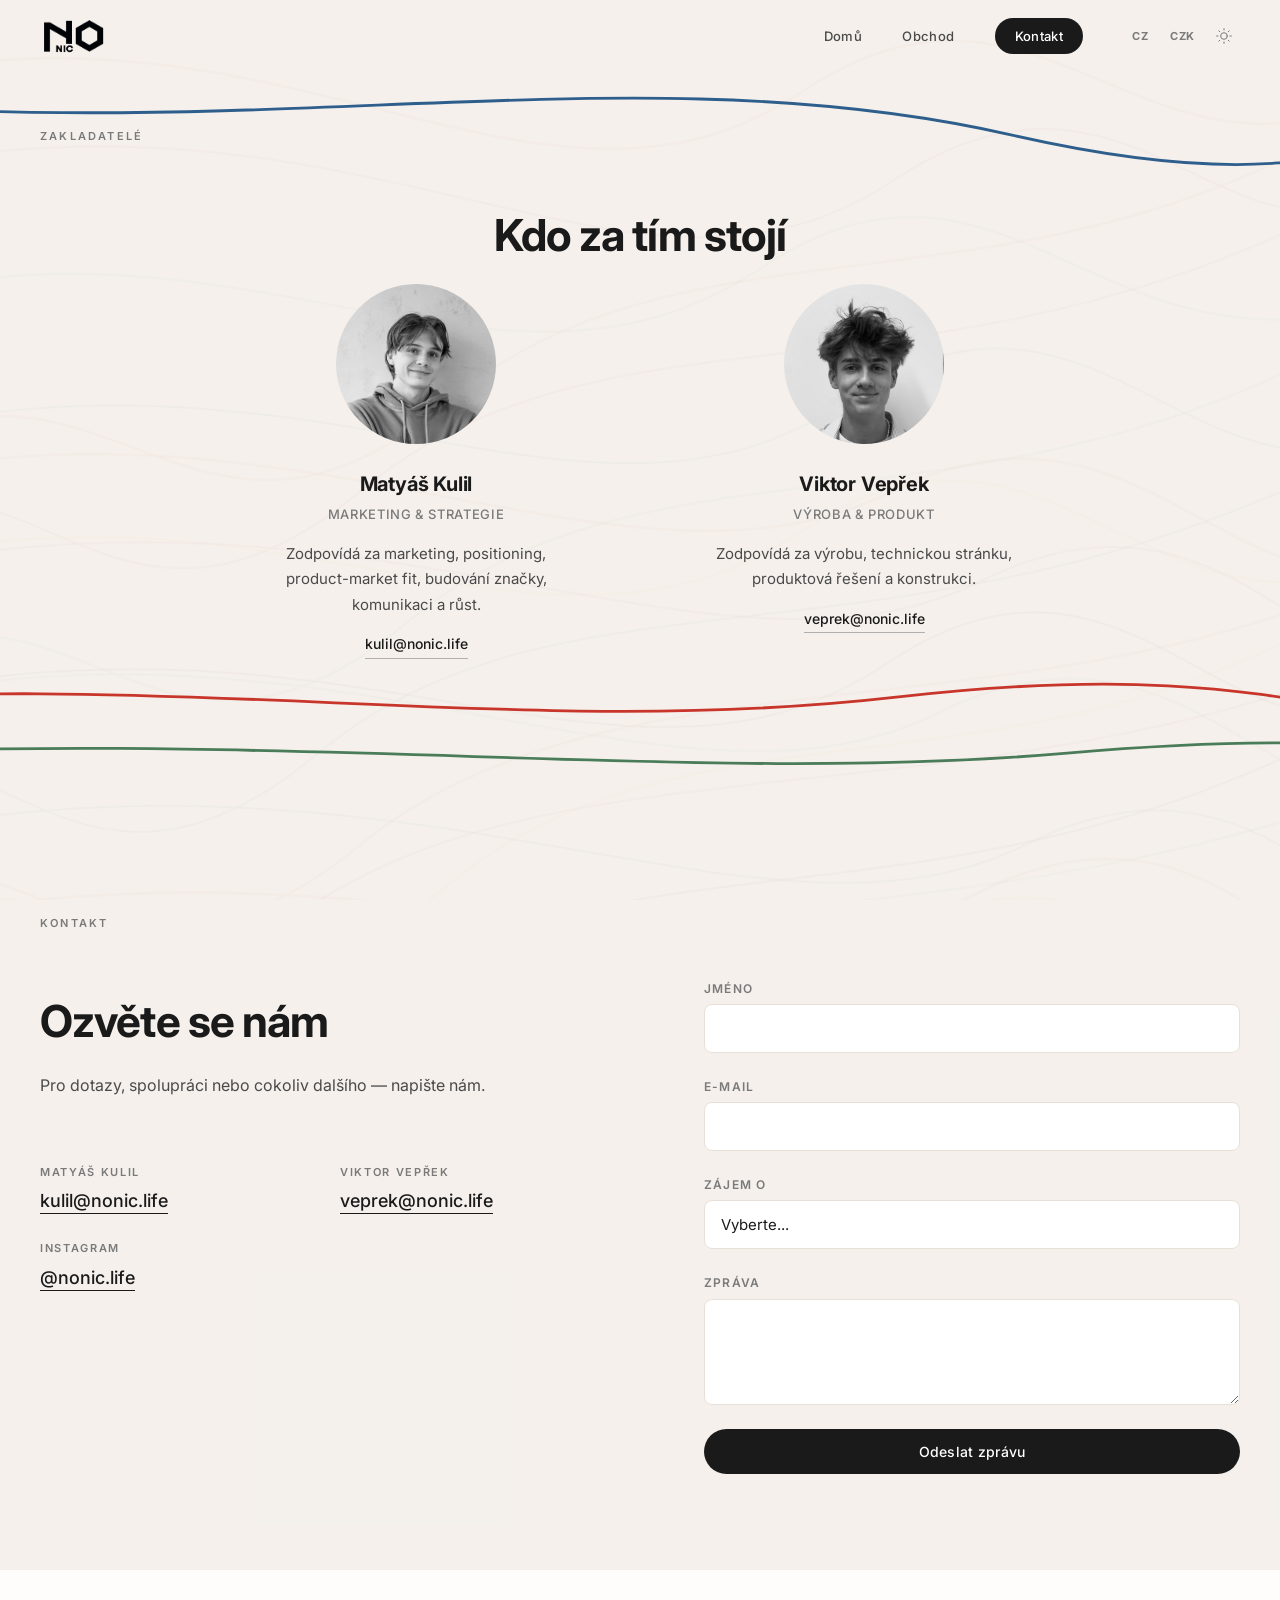
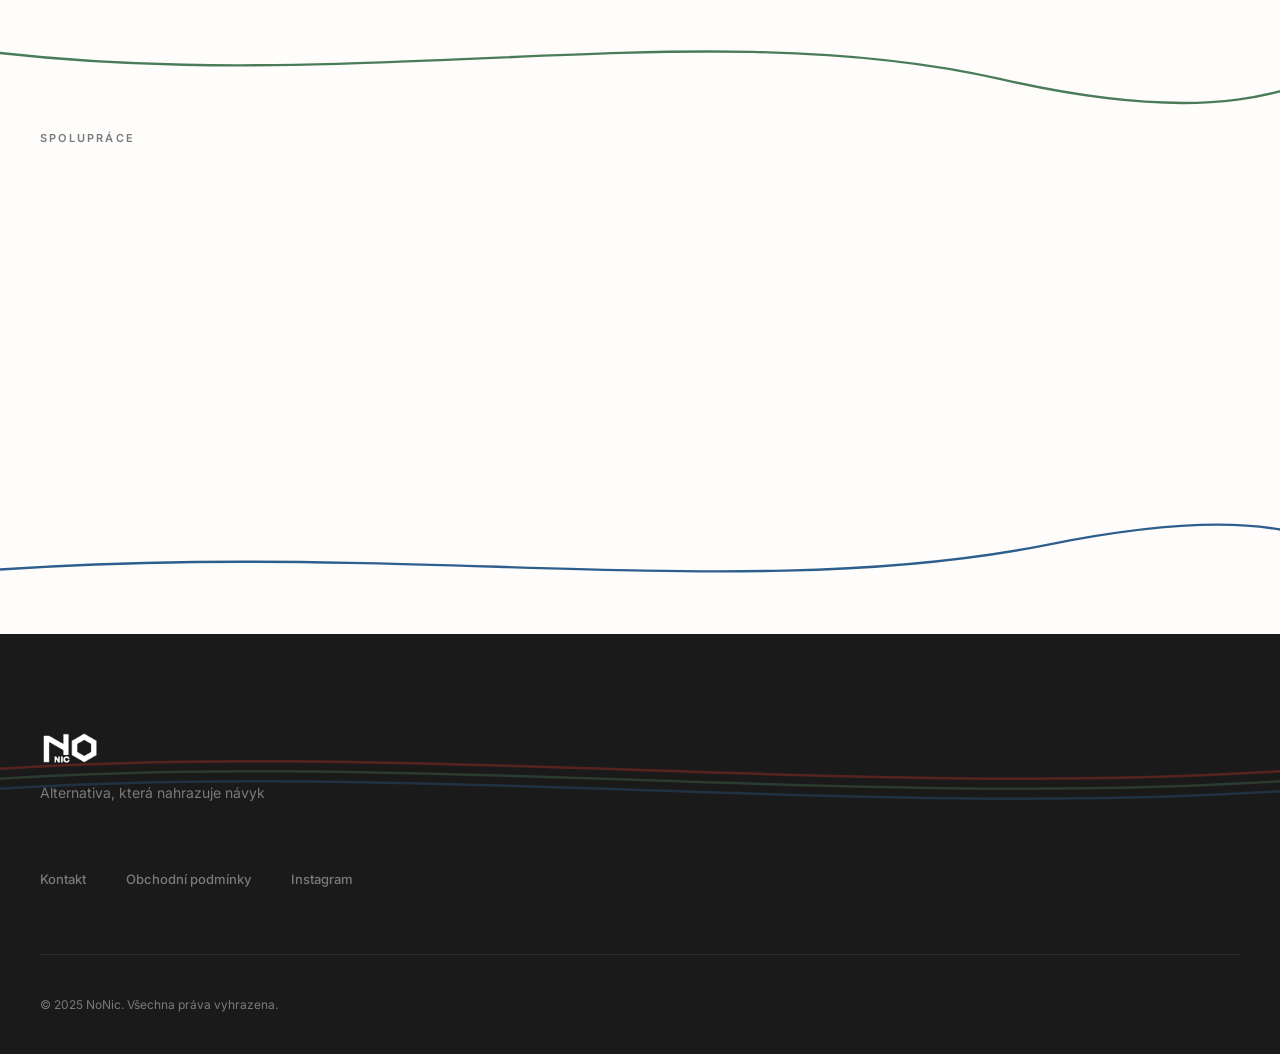
<file: kontakt.html>
<!DOCTYPE html>
<html lang="cs">
<head>
  <meta charset="UTF-8">
  <meta name="viewport" content="width=device-width, initial-scale=1.0">
  <title>Kontakt — NoNic | Napište nám</title>
  <meta name="description" content="Kontaktujte tým NoNic. Dotazy k produktu, spolupráce, distribuce — jsme tady pro vás. Zakladatelé Viktor Vepřek a Jan Sova.">
  <link rel="icon" type="image/png" sizes="32x32" href="favicon-32.png">
  <link rel="apple-touch-icon" sizes="180x180" href="apple-touch-icon.png">
  <link rel="canonical" href="https://nonic.life/kontakt.html">
  <!-- Open Graph -->
  <meta property="og:type" content="website">
  <meta property="og:url" content="https://nonic.life/kontakt.html">
  <meta property="og:title" content="Kontakt — NoNic | Napište nám">
  <meta property="og:description" content="Kontaktujte tým NoNic. Dotazy k produktu, spolupráce, distribuce — jsme tady pro vás.">
  <meta property="og:image" content="https://nonic.life/og-image.png">
  <meta property="og:site_name" content="NoNic">
  <meta property="og:locale" content="cs_CZ">
  <link rel="preconnect" href="https://fonts.googleapis.com">
  <link rel="preconnect" href="https://fonts.gstatic.com" crossorigin>
  <link href="https://fonts.googleapis.com/css2?family=Inter:wght@300;400;500;600;700&display=swap" rel="stylesheet">
  <link rel="stylesheet" href="style.css">
</head>
<body data-page-title="page_title_contact">

  <!-- Editor Toolbar (visible only in edit mode) -->
  <div class="editor-toolbar" id="editorToolbar">
    <div class="editor-toolbar__inner">
      <div class="editor-toolbar__status">
        <span class="editor-toolbar__dot"></span>
        <span>Editor mode</span>
      </div>
      <button class="editor-toolbar__btn" id="editorSave" title="Uložit změny">
        <svg width="16" height="16" viewBox="0 0 24 24" fill="none" stroke="currentColor" stroke-width="2" stroke-linecap="round" stroke-linejoin="round">
          <path d="M19 21H5a2 2 0 01-2-2V5a2 2 0 012-2h11l5 5v11a2 2 0 01-2 2z"/><polyline points="17,21 17,13 7,13 7,21"/><polyline points="7,3 7,8 15,8"/>
        </svg>
        Uložit JSON
      </button>
      <button class="editor-toolbar__btn editor-toolbar__btn--close" id="editorClose" title="Zavřít editor">&#10005;</button>
    </div>
  </div>

  <!-- Navigation -->
  <nav class="nav" id="nav">
    <div class="nav__inner">
      <a href="index.html" class="nav__logo">
        <img src="logo-nonic.svg" alt="NoNic" class="nav__logo-img">
      </a>
      <div class="nav__links" id="navLinks">
        <a href="index.html" class="nav__link" data-i18n="nav_home">Domů</a>
        <a href="obchod.html" class="nav__link" data-i18n="nav_shop">Obchod</a>
        <a href="kontakt.html" class="nav__link nav__link--cta" data-i18n="nav_contact">Kontakt</a>
      </div>
      <div class="nav__controls">
        <button class="nav__ctrl-btn" id="langToggle" title="Language" aria-label="Switch language">
          <span class="nav__ctrl-label" id="langLabel">CZ</span>
        </button>
        <button class="nav__ctrl-btn" id="currencyToggle" title="Currency" aria-label="Switch currency">
          <span class="nav__ctrl-label" id="currencyLabel">CZK</span>
        </button>
        <button class="nav__ctrl-btn nav__ctrl-btn--theme" id="themeToggle" title="Light / Dark">
          <svg width="16" height="16" viewBox="0 0 24 24" fill="none" stroke="currentColor" stroke-width="1.5" stroke-linecap="round" stroke-linejoin="round" class="theme-icon--sun">
            <circle cx="12" cy="12" r="5"/><line x1="12" y1="1" x2="12" y2="3"/><line x1="12" y1="21" x2="12" y2="23"/><line x1="4.22" y1="4.22" x2="5.64" y2="5.64"/><line x1="18.36" y1="18.36" x2="19.78" y2="19.78"/><line x1="1" y1="12" x2="3" y2="12"/><line x1="21" y1="12" x2="23" y2="12"/><line x1="4.22" y1="19.78" x2="5.64" y2="18.36"/><line x1="18.36" y1="5.64" x2="19.78" y2="4.22"/>
          </svg>
          <svg width="16" height="16" viewBox="0 0 24 24" fill="none" stroke="currentColor" stroke-width="1.5" stroke-linecap="round" stroke-linejoin="round" class="theme-icon--moon" style="display:none">
            <path d="M21 12.79A9 9 0 1111.21 3 7 7 0 0021 12.79z"/>
          </svg>
        </button>
      </div>
      <button class="nav__toggle" id="navToggle" aria-label="Menu">
        <span></span>
        <span></span>
      </button>
    </div>
  </nav>

  <!-- Preview Frame (wraps all site content) -->
  <div class="preview-frame" id="previewFrame">

  <!-- Global scroll-reactive curves -->
  <div class="global-curves" aria-hidden="true">
    <svg viewBox="0 0 1440 6000" preserveAspectRatio="xMidYSlice" class="global-curves__svg">
      <path class="gc gc--red gc--slow" d="M-200,100 C300,-50 600,300 900,100 S1300,300 1640,50 C1200,400 800,200 500,450 S100,300 -200,550 C300,400 700,700 1000,550 S1400,750 1640,600 C1200,850 700,700 400,950 S-100,800 -200,1050 C400,900 800,1150 1100,1000 S1500,1200 1640,1100 C1100,1350 600,1200 300,1400 S-200,1300 -200,1550 C500,1400 900,1650 1200,1500 S1640,1700 1640,1600 C1000,1850 500,1700 200,1900 S-200,1800 -200,2050 C400,1900 900,2150 1200,2000 S1640,2200 1640,2100 C1100,2350 600,2200 300,2400 S-200,2350 -200,2550 C500,2400 900,2650 1200,2500 S1640,2700 1640,2600 C1000,2850 500,2700 200,2900 S-200,2800 -200,3100 C400,2950 800,3200 1100,3050 S1500,3250 1640,3150 C1100,3400 600,3250 300,3450 S-200,3350 -200,3650 C400,3500 900,3750 1200,3600 S1640,3800 1640,3700 C1000,3950 500,3800 200,4000 S-200,3950 -200,4200 C500,4050 900,4300 1200,4150 S1640,4350 1640,4250 C1100,4500 600,4350 300,4550 S-200,4450 -200,4750 C400,4600 800,4850 1100,4700 S1500,4900 1640,4800 C1100,5050 600,4900 300,5100 S-200,5050 -200,5300 C500,5150 900,5400 1200,5250 S1640,5450 1640,5350 C1000,5600 500,5450 200,5650 S-200,5600 -200,5900" />
      <path class="gc gc--magenta gc--medium" d="M-200,200 C400,50 700,400 1000,200 S1400,400 1640,150 C1100,500 700,300 400,550 S0,400 -200,650 C400,500 800,800 1100,650 S1500,850 1640,700 C1100,950 600,800 300,1050 S-200,900 -200,1150 C500,1000 900,1250 1200,1100 S1640,1300 1640,1200 C1000,1450 500,1300 200,1500 S-200,1400 -200,1650 C400,1500 900,1750 1200,1600 S1640,1800 1640,1700 C1100,1950 600,1800 300,2000 S-200,1900 -200,2200 C500,2050 900,2300 1200,2150 S1640,2350 1640,2250 C1000,2500 500,2350 200,2550 S-200,2450 -200,2750 C400,2600 800,2850 1100,2700 S1500,2900 1640,2800 C1100,3050 600,2900 300,3100 S-200,3000 -200,3300 C500,3150 900,3400 1200,3250 S1640,3450 1640,3350 C1000,3600 500,3450 200,3650 S-200,3550 -200,3850 C400,3700 900,3950 1200,3800 S1640,4000 1640,3900 C1100,4150 600,4000 300,4200 S-200,4100 -200,4400 C500,4250 900,4500 1200,4350 S1640,4550 1640,4450 C1000,4700 500,4550 200,4750 S-200,4650 -200,4950 C400,4800 800,5050 1100,4900 S1500,5100 1640,5000 C1100,5250 600,5100 300,5300 S-200,5200 -200,5500 C500,5350 900,5600 1200,5450 S1640,5650 1640,5550" />
      <path class="gc gc--green gc--slow" d="M-200,350 C250,200 550,500 850,300 S1250,500 1640,300 C1150,650 750,450 450,700 S50,550 -200,800 C350,650 750,950 1050,800 S1450,1000 1640,850 C1050,1100 550,950 250,1200 S-200,1050 -200,1300 C450,1150 850,1400 1150,1250 S1600,1450 1640,1350 C950,1600 450,1450 150,1650 S-200,1550 -200,1800 C350,1650 850,1900 1150,1750 S1640,1950 1640,1850 C1050,2100 550,1950 250,2150 S-200,2050 -200,2350 C450,2200 850,2450 1150,2300 S1640,2500 1640,2400 C950,2650 450,2500 150,2700 S-200,2600 -200,2900 C350,2750 750,3000 1050,2850 S1450,3050 1640,2950 C1050,3200 550,3050 250,3250 S-200,3150 -200,3450 C450,3300 850,3550 1150,3400 S1640,3600 1640,3500 C950,3750 450,3600 150,3800 S-200,3700 -200,4000 C350,3850 850,4100 1150,3950 S1640,4150 1640,4050 C1050,4300 550,4150 250,4350 S-200,4250 -200,4550 C450,4400 850,4650 1150,4500 S1640,4700 1640,4600 C950,4850 450,4700 150,4900 S-200,4800 -200,5100 C350,4950 750,5200 1050,5050 S1450,5250 1640,5150 C1050,5400 550,5250 250,5450 S-200,5400 -200,5700" />
      <path class="gc gc--blue gc--medium" d="M-200,500 C350,350 650,650 950,450 S1350,650 1640,450 C1050,800 650,600 350,850 S-50,700 -200,950 C450,800 850,1100 1150,950 S1550,1150 1640,1000 C1050,1250 550,1100 250,1350 S-200,1200 -200,1450 C350,1300 850,1550 1150,1400 S1640,1600 1640,1500 C950,1750 450,1600 150,1800 S-200,1700 -200,1950 C450,1800 850,2050 1150,1900 S1640,2100 1640,2000 C1050,2250 550,2100 250,2300 S-200,2200 -200,2500 C350,2350 850,2600 1150,2450 S1640,2650 1640,2550 C950,2800 450,2650 150,2850 S-200,2750 -200,3050 C450,2900 850,3150 1150,3000 S1640,3200 1640,3100 C1050,3350 550,3200 250,3400 S-200,3300 -200,3600 C350,3450 850,3700 1150,3550 S1640,3750 1640,3650 C950,3900 450,3750 150,3950 S-200,3850 -200,4150 C450,4000 850,4250 1150,4100 S1640,4300 1640,4200 C1050,4450 550,4300 250,4500 S-200,4400 -200,4700 C350,4550 850,4800 1150,4650 S1640,4850 1640,4750 C950,5000 450,4850 150,5050 S-200,4950 -200,5250 C450,5100 850,5350 1150,5200 S1640,5400 1640,5300" />
      <path class="gc gc--yellow gc--slow" d="M-200,650 C300,500 600,800 900,600 S1300,800 1640,600 C1200,950 800,750 500,1000 S100,850 -200,1100 C300,950 700,1200 1000,1050 S1400,1250 1640,1100 C1100,1350 600,1200 300,1450 S-200,1300 -200,1550 C500,1400 900,1650 1200,1500 S1640,1700 1640,1600 C1000,1850 500,1700 200,1900 S-200,1800 -200,2100 C400,1950 900,2200 1200,2050 S1640,2250 1640,2150 C1100,2400 600,2250 300,2450 S-200,2350 -200,2650 C500,2500 900,2750 1200,2600 S1640,2800 1640,2700 C1000,2950 500,2800 200,3000 S-200,2900 -200,3200 C400,3050 800,3300 1100,3150 S1500,3350 1640,3250 C1100,3500 600,3350 300,3550 S-200,3450 -200,3750 C500,3600 900,3850 1200,3700 S1640,3900 1640,3800 C1000,4050 500,3900 200,4100 S-200,4000 -200,4300 C400,4150 900,4400 1200,4250 S1640,4450 1640,4350 C1100,4600 600,4450 300,4650 S-200,4550 -200,4850 C500,4700 900,4950 1200,4800 S1640,5000 1640,4900 C1000,5150 500,5000 200,5200 S-200,5100 -200,5400" />
      <path class="gc gc--brown gc--medium" d="M-200,800 C400,650 700,950 1000,750 S1400,950 1640,750 C1100,1100 700,900 400,1150 S0,1000 -200,1250 C400,1100 800,1350 1100,1200 S1500,1400 1640,1250 C1100,1500 600,1350 300,1600 S-200,1450 -200,1700 C500,1550 900,1800 1200,1650 S1640,1850 1640,1750 C1000,2000 500,1850 200,2050 S-200,1950 -200,2250 C400,2100 900,2350 1200,2200 S1640,2400 1640,2300 C1100,2550 600,2400 300,2600 S-200,2500 -200,2800 C500,2650 900,2900 1200,2750 S1640,2950 1640,2850 C1000,3100 500,2950 200,3150 S-200,3050 -200,3350 C400,3200 800,3450 1100,3300 S1500,3500 1640,3400 C1100,3650 600,3500 300,3700 S-200,3600 -200,3900 C500,3750 900,4000 1200,3850 S1640,4050 1640,3950 C1000,4200 500,4050 200,4250 S-200,4150 -200,4450 C400,4300 900,4550 1200,4400 S1640,4600 1640,4500 C1100,4750 600,4600 300,4800 S-200,4700 -200,5000 C500,4850 900,5100 1200,4950 S1640,5150 1640,5050" />
    </svg>
  </div>

  <!-- A) Founders Section — who's behind the project -->
  <section class="section section--founders" id="founders">
    <div class="section__curves-bg section__curves-bg--founders" aria-hidden="true">
      <svg viewBox="0 0 1440 700" preserveAspectRatio="xMidYMid slice" class="section-bg-svg">
        <path class="curve curve--blue" d="M-100,80 C350,140 700,40 1050,120 S1400,70 1540,100" />
        <path class="curve curve--red" d="M-100,630 C300,590 600,660 950,620 S1350,660 1540,640" />
        <path class="curve curve--green" d="M-100,675 C400,645 750,700 1100,670 S1460,695 1540,680" />
      </svg>
    </div>
    <div class="section__inner">
      <div class="section__label" data-i18n="founders_label">Zakladatelé</div>
      <h1 class="section__title section__title--center" data-i18n="founders_title">Kdo za tím stojí</h1>
      <div class="founders__grid">
        <div class="founder">
          <div class="founder__portrait">
            <div class="founder__photo-wrap">
              <img src="Matyas.jpg" alt="Matyáš Kulil — co-founder NoNic" class="founder__photo">
            </div>
          </div>
          <h3 class="founder__name">Matyáš Kulil</h3>
          <p class="founder__role" data-i18n="founder_1_role">Marketing &amp; strategie</p>
          <p class="founder__desc" data-i18n="founder_1_desc">Zodpovídá za marketing, positioning, product-market fit, budování značky, komunikaci a růst.</p>
          <a href="mailto:kulil@nonic.life" class="contact__link founder__email">kulil@nonic.life</a>
        </div>
        <div class="founder">
          <div class="founder__portrait">
            <div class="founder__photo-wrap">
              <img src="Viktor.jpg" alt="Viktor Vepřek — co-founder NoNic" class="founder__photo">
            </div>
          </div>
          <h3 class="founder__name">Viktor Vepřek</h3>
          <p class="founder__role" data-i18n="founder_2_role">Výroba &amp; produkt</p>
          <p class="founder__desc" data-i18n="founder_2_desc">Zodpovídá za výrobu, technickou stránku, produktová řešení a konstrukci.</p>
          <a href="mailto:veprek@nonic.life" class="contact__link founder__email">veprek@nonic.life</a>
        </div>
      </div>
    </div>
  </section>

  <!-- B) Contact Details Section -->
  <section class="section section--contact" id="contact">
    <div class="section__inner">
      <div class="contact__grid">
        <div class="contact__info">
          <div class="section__label" data-i18n="contact_label">Kontakt</div>
          <h2 class="section__title" data-editable="contact-title" data-i18n="contact_title">Ozvěte se nám</h2>
          <p class="section__body" data-editable="contact-body" data-i18n="contact_body">Pro dotazy, spolupráci nebo cokoliv dalšího — napište nám.</p>
          <div class="contact__channels">
            <div class="contact__channel">
              <p class="contact__channel-label">Matyáš Kulil</p>
              <a href="mailto:kulil@nonic.life" class="contact__link">kulil@nonic.life</a>
            </div>
            <div class="contact__channel">
              <p class="contact__channel-label">Viktor Vepřek</p>
              <a href="mailto:veprek@nonic.life" class="contact__link">veprek@nonic.life</a>
            </div>
            <div class="contact__channel contact__channel--instagram">
              <p class="contact__channel-label">Instagram</p>
              <a href="https://instagram.com/nonic.life" target="_blank" rel="noopener" class="contact__link">@nonic.life</a>
            </div>
          </div>
        </div>
        <div class="contact__form-side">
          <form class="contact__form" id="contactForm" action="https://formspree.io/f/xjgaaonv" method="POST">
            <!-- Hidden field: identifies form source -->
            <input type="hidden" name="_subject" value="NoNic — Nová zpráva z kontaktního formuláře">
            <input type="hidden" name="_source" value="kontakt-formular">
            <div class="form__group">
              <label for="name" class="form__label" data-i18n="form_name">Jméno</label>
              <input type="text" id="name" name="name" class="form__input" required>
            </div>
            <div class="form__group">
              <label for="email" class="form__label" data-i18n="form_email">E-mail</label>
              <input type="email" id="email" name="email" class="form__input" required>
            </div>
            <div class="form__group">
              <label for="interest" class="form__label" data-i18n="form_interest">Zájem o</label>
              <select id="interest" name="interest" class="form__input form__select">
                <option value="" data-i18n="form_select_default">Vyberte...</option>
                <option value="product" data-i18n="form_select_product">Produkt</option>
                <option value="partnership" data-i18n="form_select_partnership">Partnerství</option>
                <option value="investment" data-i18n="form_select_investment">Investice</option>
                <option value="creative" data-i18n="form_select_creative">Kreativní spolupráce</option>
                <option value="other" data-i18n="form_select_other">Jiné</option>
              </select>
            </div>
            <div class="form__group">
              <label for="message" class="form__label" data-i18n="form_message">Zpráva</label>
              <textarea id="message" name="message" class="form__input form__textarea" rows="4"></textarea>
            </div>
            <button type="submit" class="btn btn--primary btn--full" data-i18n="form_submit">Odeslat zprávu</button>
          </form>
        </div>
      </div>
    </div>
  </section>

  <!-- C) Partners / Spoluprace Section -->
  <section class="section section--partners" id="partners">
    <div class="section__curves-bg" aria-hidden="true">
      <svg viewBox="0 0 1440 700" preserveAspectRatio="xMidYMid slice" class="section-bg-svg">
        <path class="curve curve--green" d="M-100,65 C350,155 750,35 1100,115 S1460,55 1540,85" />
        <path class="curve curve--blue" d="M-100,645 C400,585 800,675 1150,605 S1460,665 1540,635" />
      </svg>
    </div>
    <div class="section__inner">
      <div class="section__label" data-i18n="partners_label">Spolupráce</div>
      <div class="partners__grid">
        <div class="partners__text">
          <h2 class="section__title" data-editable="partners-title" data-i18n-html="partners_title">Spolupráce</h2>
          <p class="section__body" data-editable="partners-body" data-i18n="partners_body">
            Máte zájem o spolupráci, partnerství nebo chcete NoNic blíž poznat? Ozvěte se nám a rádi probereme možnosti propojení, distribuce nebo dalšího rozvoje projektu.
          </p>
        </div>
        <div class="partners__cta-area">
          <div class="partners__card">
            <h3 data-i18n="partners_card_1_title">Distribuce a partnerství</h3>
            <p data-i18n="partners_card_1_text">Zajímá vás distribuce, partnerství nebo jiná forma spolupráce? Rádi si domluvíme schůzku.</p>
            <a href="#contact" class="btn btn--primary" data-i18n="partners_card_1_btn">Domluvit schůzku</a>
          </div>
        </div>
      </div>
    </div>
  </section>

  <!-- Footer -->
  <footer class="footer">
    <div class="footer__inner">
      <div class="footer__curves">
        <svg viewBox="0 0 1440 80" preserveAspectRatio="none" class="footer__svg">
          <path class="curve curve--red" d="M0,40 C480,10 960,70 1440,40" />
          <path class="curve curve--green" d="M0,50 C480,20 960,80 1440,50" />
          <path class="curve curve--blue" d="M0,60 C480,30 960,90 1440,60" />
        </svg>
      </div>
      <div class="footer__content">
        <div class="footer__brand">
          <img src="logo-white.png" alt="NoNic" class="footer__logo-img">
          <p class="footer__tagline" data-i18n="footer_tagline">Alternativa, která nahrazuje návyk</p>
        </div>
        <div class="footer__nav">
          <a href="kontakt.html" data-i18n="footer_contact">Kontakt</a>
          <a href="obchodni-podminky.html" data-i18n="footer_terms">Obchodní podmínky</a>
          <a href="https://instagram.com/nonic.life" target="_blank" rel="noopener" data-i18n="footer_instagram">Instagram</a>
        </div>
        <div class="footer__bottom">
          <p data-i18n="footer_copy">&copy; 2025 NoNic. Všechna práva vyhrazena.</p>
        </div>
      </div>
    </div>
  </footer>

  </div><!-- /.preview-frame -->
  <script src="script.js"></script>
</body>
</html>
</file>
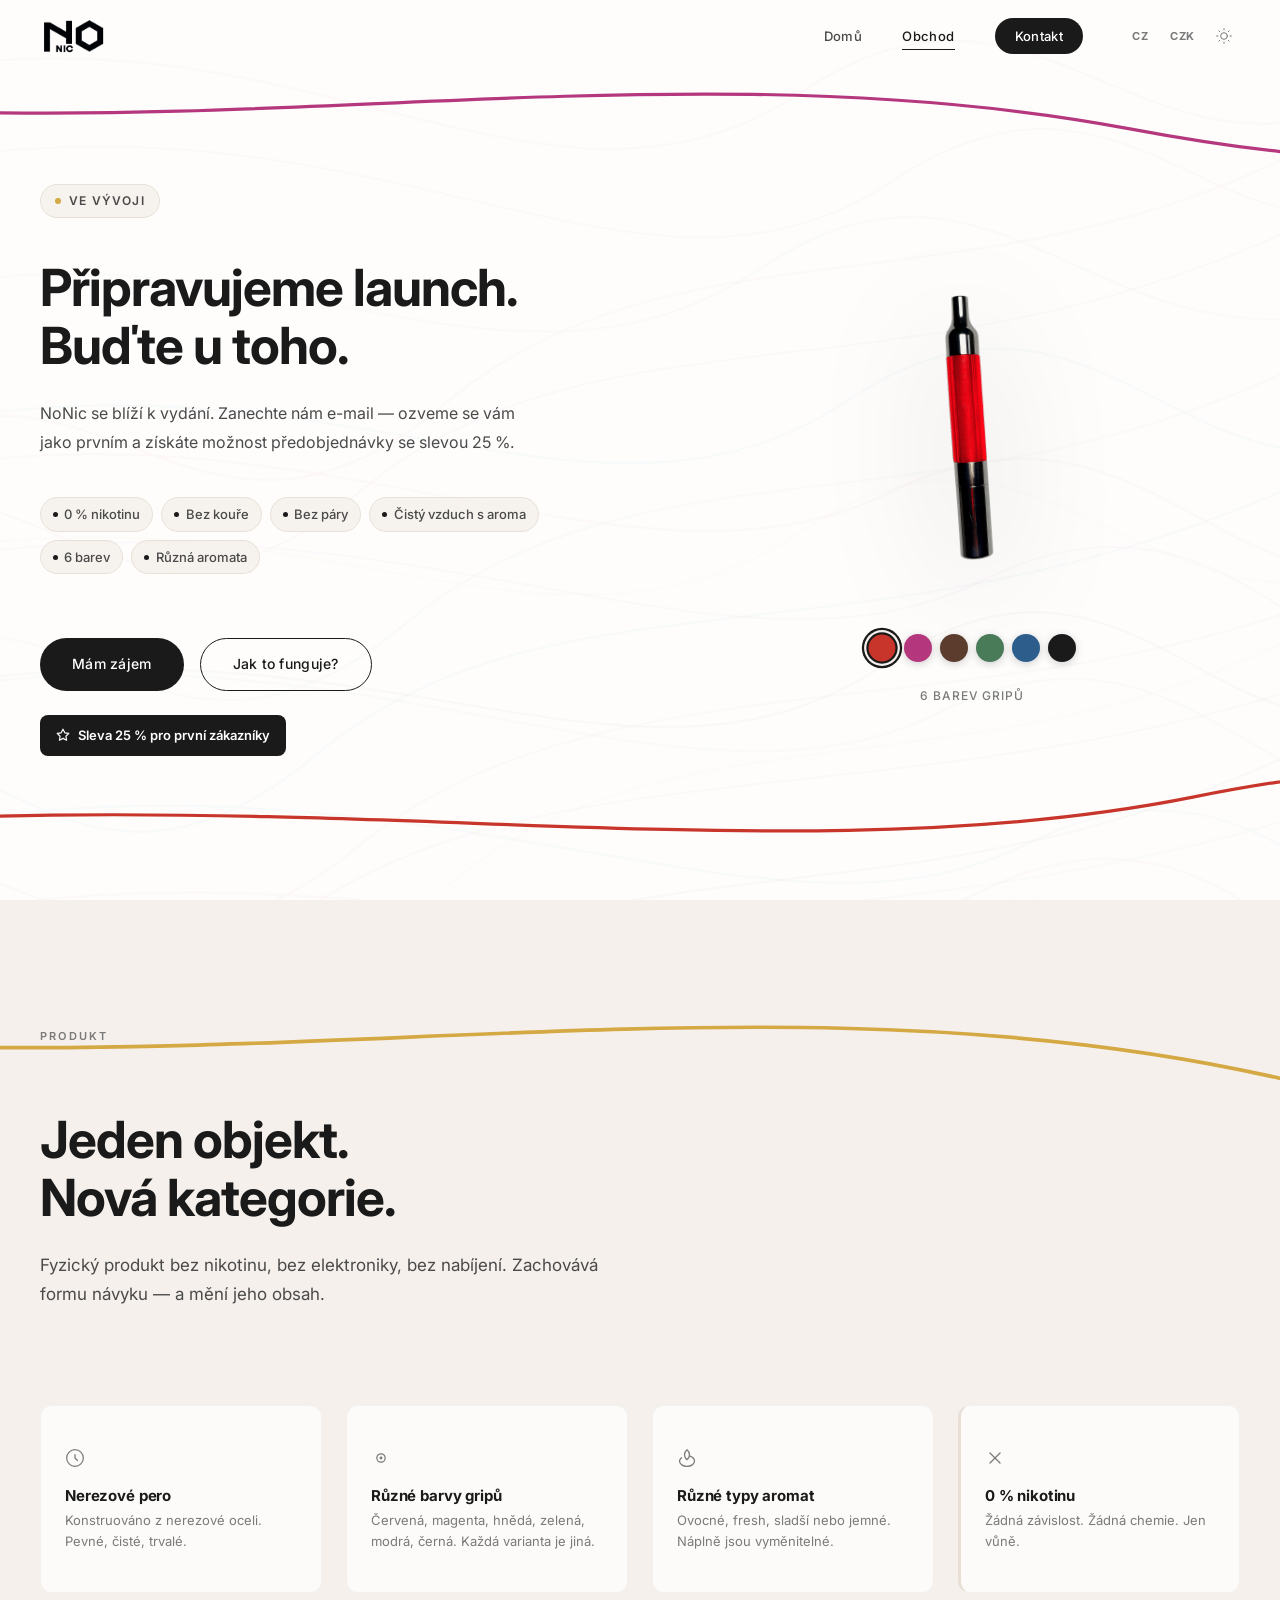
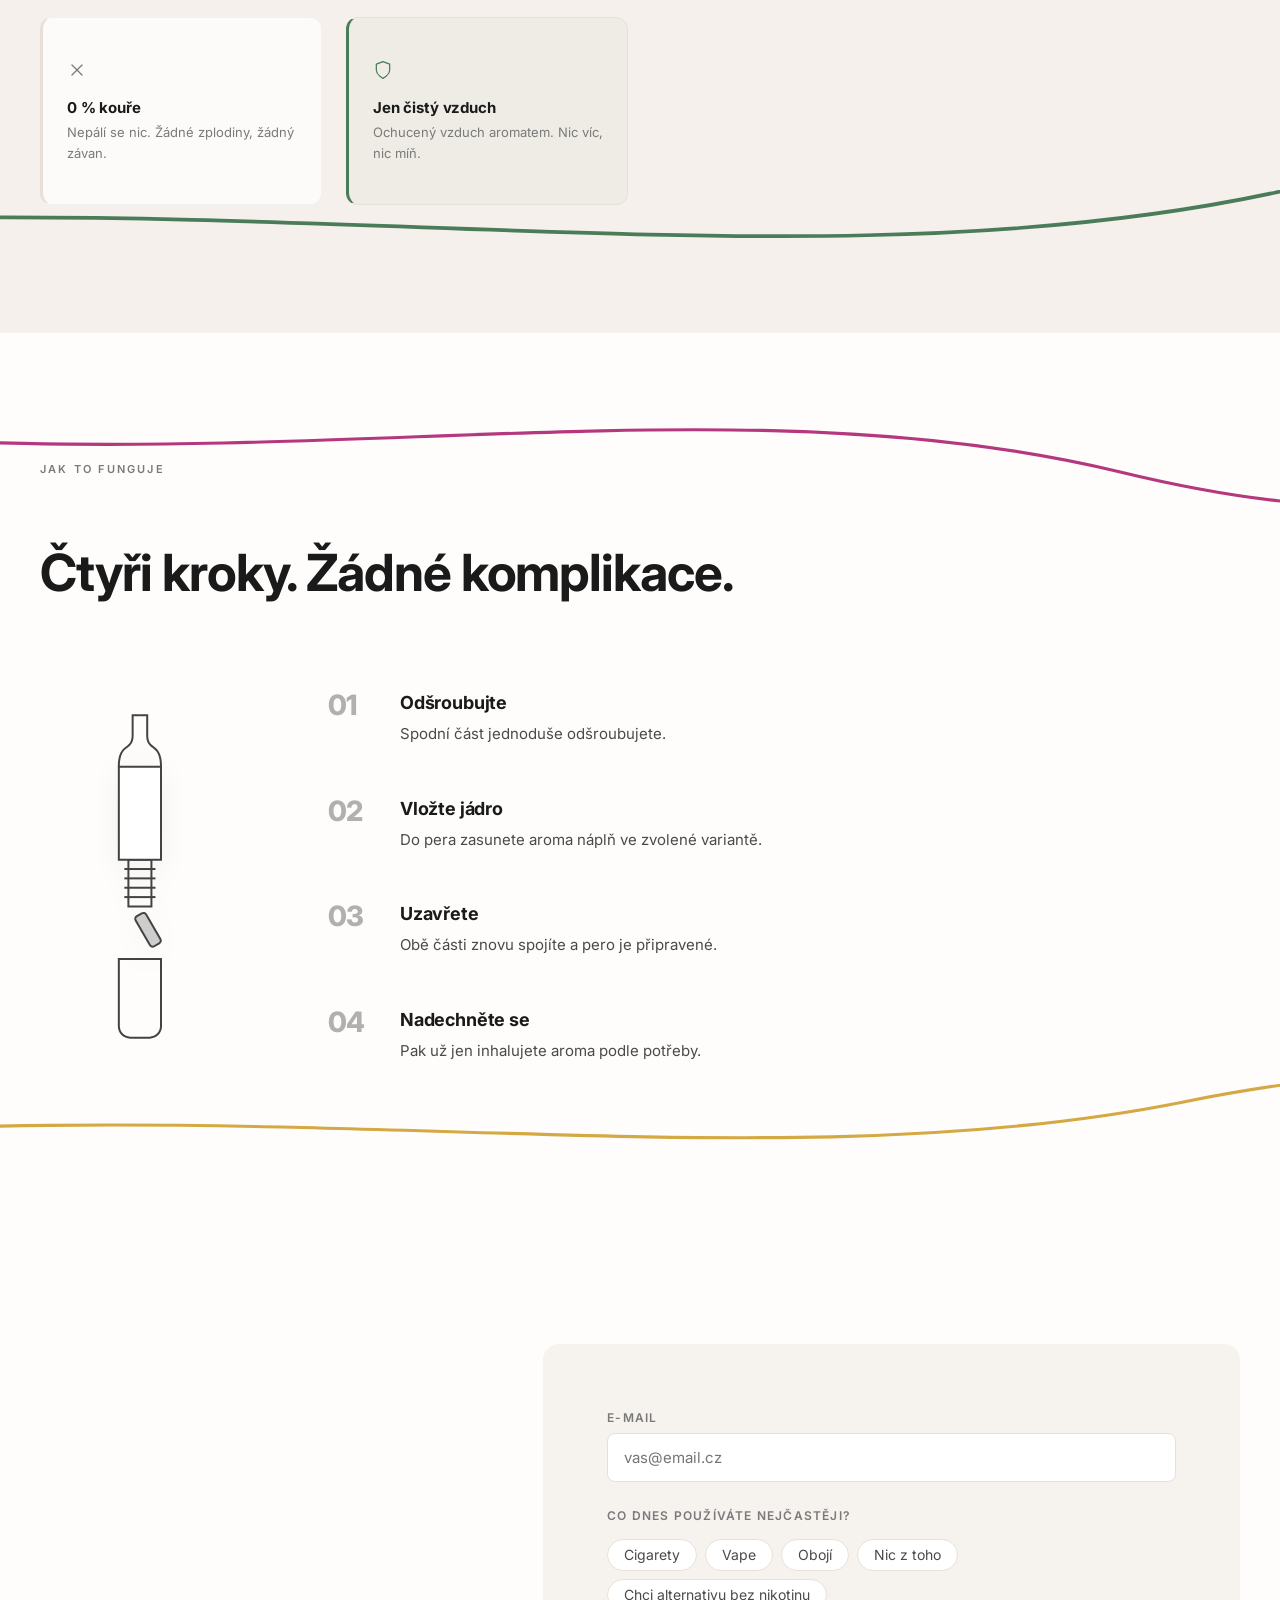
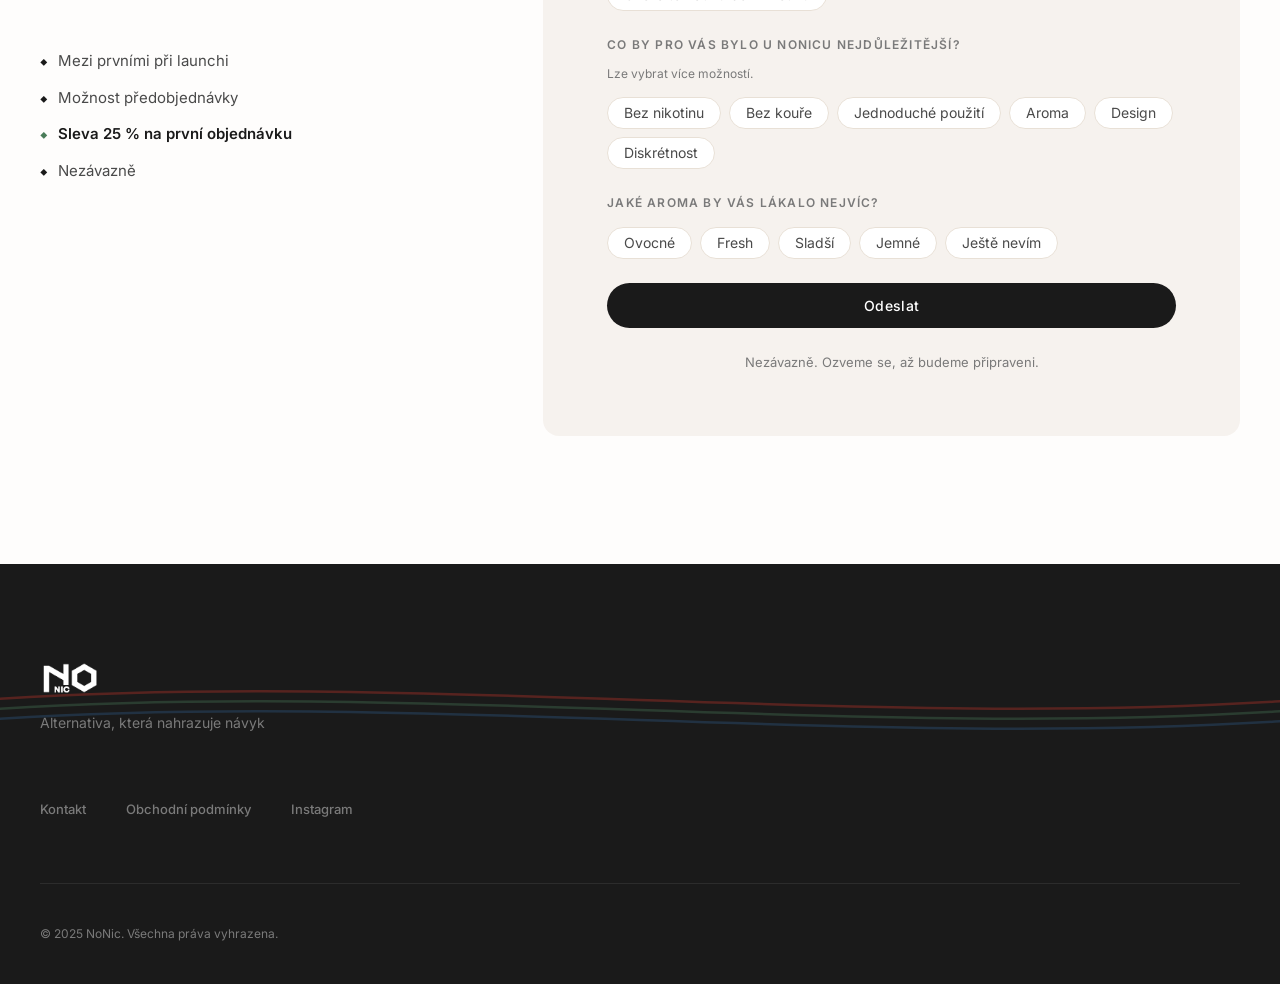
<file: obchod.html>
<!DOCTYPE html>
<html lang="cs">
<head>
  <meta charset="UTF-8">
  <meta name="viewport" content="width=device-width, initial-scale=1.0">
  <title>Obchod — NoNic | Mám zájem</title>
  <meta name="description" content="NoNic se připravuje na launch. Zanechte nám e-mail a buďte mezi prvními — získáte předobjednávku se slevou 25 %.">
  <link rel="icon" type="image/png" sizes="32x32" href="favicon-32.png">
  <link rel="apple-touch-icon" sizes="180x180" href="apple-touch-icon.png">
  <link rel="canonical" href="https://nonic.life/obchod.html">
  <!-- Open Graph -->
  <meta property="og:type" content="website">
  <meta property="og:url" content="https://nonic.life/obchod.html">
  <meta property="og:title" content="Obchod — NoNic | Mám zájem">
  <meta property="og:description" content="NoNic se připravuje na launch. Buďte mezi prvními — získejte předobjednávku se slevou 25 %.">
  <meta property="og:image" content="https://nonic.life/og-image.png">
  <meta property="og:site_name" content="NoNic">
  <meta property="og:locale" content="cs_CZ">
  <link rel="preconnect" href="https://fonts.googleapis.com">
  <link rel="preconnect" href="https://fonts.gstatic.com" crossorigin>
  <link href="https://fonts.googleapis.com/css2?family=Inter:wght@300;400;500;600;700&display=swap" rel="stylesheet">
  <link rel="stylesheet" href="style.css">
</head>
<body data-page-title="page_title_shop">

  <!-- Editor Toolbar (visible only in edit mode) -->
  <div class="editor-toolbar" id="editorToolbar">
    <div class="editor-toolbar__inner">
      <div class="editor-toolbar__status">
        <span class="editor-toolbar__dot"></span>
        <span>Editor mode</span>
      </div>
      <button class="editor-toolbar__btn" id="editorSave" title="Uložit změny">
        <svg width="16" height="16" viewBox="0 0 24 24" fill="none" stroke="currentColor" stroke-width="2" stroke-linecap="round" stroke-linejoin="round">
          <path d="M19 21H5a2 2 0 01-2-2V5a2 2 0 012-2h11l5 5v11a2 2 0 01-2 2z"/><polyline points="17,21 17,13 7,13 7,21"/><polyline points="7,3 7,8 15,8"/>
        </svg>
        Uložit JSON
      </button>
      <button class="editor-toolbar__btn editor-toolbar__btn--close" id="editorClose" title="Zavřít editor">&#10005;</button>
    </div>
  </div>

  <!-- Navigation -->
  <nav class="nav" id="nav">
    <div class="nav__inner">
      <a href="index.html" class="nav__logo">
        <img src="logo-nonic.svg" alt="NoNic" class="nav__logo-img">
      </a>
      <div class="nav__links" id="navLinks">
        <a href="index.html" class="nav__link" data-i18n="nav_home">Domů</a>
        <a href="obchod.html" class="nav__link" data-i18n="nav_shop">Obchod</a>
        <a href="kontakt.html" class="nav__link nav__link--cta" data-i18n="nav_contact">Kontakt</a>
      </div>
      <div class="nav__controls">
        <button class="nav__ctrl-btn" id="langToggle" title="Language" aria-label="Switch language">
          <span class="nav__ctrl-label" id="langLabel">CZ</span>
        </button>
        <button class="nav__ctrl-btn" id="currencyToggle" title="Currency" aria-label="Switch currency">
          <span class="nav__ctrl-label" id="currencyLabel">CZK</span>
        </button>
        <button class="nav__ctrl-btn nav__ctrl-btn--theme" id="themeToggle" title="Light / Dark">
          <svg width="16" height="16" viewBox="0 0 24 24" fill="none" stroke="currentColor" stroke-width="1.5" stroke-linecap="round" stroke-linejoin="round" class="theme-icon--sun">
            <circle cx="12" cy="12" r="5"/><line x1="12" y1="1" x2="12" y2="3"/><line x1="12" y1="21" x2="12" y2="23"/><line x1="4.22" y1="4.22" x2="5.64" y2="5.64"/><line x1="18.36" y1="18.36" x2="19.78" y2="19.78"/><line x1="1" y1="12" x2="3" y2="12"/><line x1="21" y1="12" x2="23" y2="12"/><line x1="4.22" y1="19.78" x2="5.64" y2="18.36"/><line x1="18.36" y1="5.64" x2="19.78" y2="4.22"/>
          </svg>
          <svg width="16" height="16" viewBox="0 0 24 24" fill="none" stroke="currentColor" stroke-width="1.5" stroke-linecap="round" stroke-linejoin="round" class="theme-icon--moon" style="display:none">
            <path d="M21 12.79A9 9 0 1111.21 3 7 7 0 0021 12.79z"/>
          </svg>
        </button>
      </div>
      <button class="nav__toggle" id="navToggle" aria-label="Menu">
        <span></span>
        <span></span>
      </button>
    </div>
  </nav>

  <!-- Preview Frame -->
  <div class="preview-frame" id="previewFrame">

  <!-- Global scroll-reactive curves -->
  <div class="global-curves" aria-hidden="true">
    <svg viewBox="0 0 1440 6000" preserveAspectRatio="xMidYSlice" class="global-curves__svg">
      <path class="gc gc--red gc--slow" d="M-200,100 C300,-50 600,300 900,100 S1300,300 1640,50 C1200,400 800,200 500,450 S100,300 -200,550 C300,400 700,700 1000,550 S1400,750 1640,600 C1200,850 700,700 400,950 S-100,800 -200,1050 C400,900 800,1150 1100,1000 S1500,1200 1640,1100 C1100,1350 600,1200 300,1400 S-200,1300 -200,1550 C500,1400 900,1650 1200,1500 S1640,1700 1640,1600 C1000,1850 500,1700 200,1900 S-200,1800 -200,2050 C400,1900 900,2150 1200,2000 S1640,2200 1640,2100 C1100,2350 600,2200 300,2400 S-200,2350 -200,2550 C500,2400 900,2650 1200,2500 S1640,2700 1640,2600 C1000,2850 500,2700 200,2900 S-200,2800 -200,3100 C400,2950 800,3200 1100,3050 S1500,3250 1640,3150 C1100,3400 600,3250 300,3450 S-200,3350 -200,3650 C400,3500 900,3750 1200,3600 S1640,3800 1640,3700 C1000,3950 500,3800 200,4000 S-200,3950 -200,4200 C500,4050 900,4300 1200,4150 S1640,4350 1640,4250 C1100,4500 600,4350 300,4550 S-200,4450 -200,4750 C400,4600 800,4850 1100,4700 S1500,4900 1640,4800 C1100,5050 600,4900 300,5100 S-200,5050 -200,5300 C500,5150 900,5400 1200,5250 S1640,5450 1640,5350 C1000,5600 500,5450 200,5650 S-200,5600 -200,5900" />
      <path class="gc gc--magenta gc--medium" d="M-200,200 C400,50 700,400 1000,200 S1400,400 1640,150 C1100,500 700,300 400,550 S0,400 -200,650 C400,500 800,800 1100,650 S1500,850 1640,700 C1100,950 600,800 300,1050 S-200,900 -200,1150 C500,1000 900,1250 1200,1100 S1640,1300 1640,1200 C1000,1450 500,1300 200,1500 S-200,1400 -200,1650 C400,1500 900,1750 1200,1600 S1640,1800 1640,1700 C1100,1950 600,1800 300,2000 S-200,1900 -200,2200 C500,2050 900,2300 1200,2150 S1640,2350 1640,2250 C1000,2500 500,2350 200,2550 S-200,2450 -200,2750 C400,2600 800,2850 1100,2700 S1500,2900 1640,2800 C1100,3050 600,2900 300,3100 S-200,3000 -200,3300 C500,3150 900,3400 1200,3250 S1640,3450 1640,3350 C1000,3600 500,3450 200,3650 S-200,3550 -200,3850 C400,3700 900,3950 1200,3800 S1640,4000 1640,3900 C1100,4150 600,4000 300,4200 S-200,4100 -200,4400 C500,4250 900,4500 1200,4350 S1640,4550 1640,4450 C1000,4700 500,4550 200,4750 S-200,4650 -200,4950 C400,4800 800,5050 1100,4900 S1500,5100 1640,5000 C1100,5250 600,5100 300,5300 S-200,5200 -200,5500 C500,5350 900,5600 1200,5450 S1640,5650 1640,5550" />
      <path class="gc gc--green gc--slow" d="M-200,350 C250,200 550,500 850,300 S1250,500 1640,300 C1150,650 750,450 450,700 S50,550 -200,800 C350,650 750,950 1050,800 S1450,1000 1640,850 C1050,1100 550,950 250,1200 S-200,1050 -200,1300 C450,1150 850,1400 1150,1250 S1600,1450 1640,1350 C950,1600 450,1450 150,1650 S-200,1550 -200,1800 C350,1650 850,1900 1150,1750 S1640,1950 1640,1850 C1050,2100 550,1950 250,2150 S-200,2050 -200,2350 C450,2200 850,2450 1150,2300 S1640,2500 1640,2400 C950,2650 450,2500 150,2700 S-200,2600 -200,2900 C350,2750 750,3000 1050,2850 S1450,3050 1640,2950 C1050,3200 550,3050 250,3250 S-200,3150 -200,3450 C450,3300 850,3550 1150,3400 S1640,3600 1640,3500 C950,3750 450,3600 150,3800 S-200,3700 -200,4000 C350,3850 850,4100 1150,3950 S1640,4150 1640,4050 C1050,4300 550,4150 250,4350 S-200,4250 -200,4550 C450,4400 850,4650 1150,4500 S1640,4700 1640,4600 C950,4850 450,4700 150,4900 S-200,4800 -200,5100 C350,4950 750,5200 1050,5050 S1450,5250 1640,5150 C1050,5400 550,5250 250,5450 S-200,5400 -200,5700" />
      <path class="gc gc--blue gc--medium" d="M-200,500 C350,350 650,650 950,450 S1350,650 1640,450 C1050,800 650,600 350,850 S-50,700 -200,950 C450,800 850,1100 1150,950 S1550,1150 1640,1000 C1050,1250 550,1100 250,1350 S-200,1200 -200,1450 C350,1300 850,1550 1150,1400 S1640,1600 1640,1500 C950,1750 450,1600 150,1800 S-200,1700 -200,1950 C450,1800 850,2050 1150,1900 S1640,2100 1640,2000 C1050,2250 550,2100 250,2300 S-200,2200 -200,2500 C350,2350 850,2600 1150,2450 S1640,2650 1640,2550 C950,2800 450,2650 150,2850 S-200,2750 -200,3050 C450,2900 850,3150 1150,3000 S1640,3200 1640,3100 C1050,3350 550,3200 250,3400 S-200,3300 -200,3600 C350,3450 850,3700 1150,3550 S1640,3750 1640,3650 C950,3900 450,3750 150,3950 S-200,3850 -200,4150 C450,4000 850,4250 1150,4100 S1640,4300 1640,4200 C1050,4450 550,4300 250,4500 S-200,4400 -200,4700 C350,4550 850,4800 1150,4650 S1640,4850 1640,4750 C950,5000 450,4850 150,5050 S-200,4950 -200,5250 C450,5100 850,5350 1150,5200 S1640,5400 1640,5300" />
      <path class="gc gc--yellow gc--slow" d="M-200,650 C300,500 600,800 900,600 S1300,800 1640,600 C1200,950 800,750 500,1000 S100,850 -200,1100 C300,950 700,1200 1000,1050 S1400,1250 1640,1100 C1100,1350 600,1200 300,1450 S-200,1300 -200,1550 C500,1400 900,1650 1200,1500 S1640,1700 1640,1600 C1000,1850 500,1700 200,1900 S-200,1800 -200,2100 C400,1950 900,2200 1200,2050 S1640,2250 1640,2150 C1100,2400 600,2250 300,2450 S-200,2350 -200,2650 C500,2500 900,2750 1200,2600 S1640,2800 1640,2700 C1000,2950 500,2800 200,3000 S-200,2900 -200,3200 C400,3050 800,3300 1100,3150 S1500,3350 1640,3250 C1100,3500 600,3350 300,3550 S-200,3450 -200,3750 C500,3600 900,3850 1200,3700 S1640,3900 1640,3800 C1000,4050 500,3900 200,4100 S-200,4000 -200,4300 C400,4150 900,4400 1200,4250 S1640,4450 1640,4350 C1100,4600 600,4450 300,4650 S-200,4550 -200,4850 C500,4700 900,4950 1200,4800 S1640,5000 1640,4900 C1000,5150 500,5000 200,5200 S-200,5100 -200,5400" />
      <path class="gc gc--brown gc--medium" d="M-200,800 C400,650 700,950 1000,750 S1400,950 1640,750 C1100,1100 700,900 400,1150 S0,1000 -200,1250 C400,1100 800,1350 1100,1200 S1500,1400 1640,1250 C1100,1500 600,1350 300,1600 S-200,1450 -200,1700 C500,1550 900,1800 1200,1650 S1640,1850 1640,1750 C1000,2000 500,1850 200,2050 S-200,1950 -200,2250 C400,2100 900,2350 1200,2200 S1640,2400 1640,2300 C1100,2550 600,2400 300,2600 S-200,2500 -200,2800 C500,2650 900,2900 1200,2750 S1640,2950 1640,2850 C1000,3100 500,2950 200,3150 S-200,3050 -200,3350 C400,3200 800,3450 1100,3300 S1500,3500 1640,3400 C1100,3650 600,3500 300,3700 S-200,3600 -200,3900 C500,3750 900,4000 1200,3850 S1640,4050 1640,3950 C1000,4200 500,4050 200,4250 S-200,4150 -200,4450 C400,4300 900,4550 1200,4400 S1640,4600 1640,4500 C1100,4750 600,4600 300,4800 S-200,4700 -200,5000 C500,4850 900,5100 1200,4950 S1640,5150 1640,5050" />
    </svg>
  </div>

  <!-- ========================
       A) SHOP HERO
       ======================== -->
  <section class="section section--shop-hero" id="shop">
    <div class="section__curves-bg" aria-hidden="true">
      <svg viewBox="0 0 1440 700" preserveAspectRatio="xMidYMid slice" class="section-bg-svg">
        <path class="curve curve--magenta" d="M-100,55 C300,140 700,25 1100,100 S1450,45 1540,75" />
        <path class="curve curve--red" d="M-100,660 C400,590 800,690 1150,620 S1470,670 1540,645" />
      </svg>
    </div>
    <div class="section__inner">
      <div class="shop-hero__layout">

        <!-- Text -->
        <div class="shop-hero__text">
          <div class="shop-hero__status">
            <span class="shop-hero__status-dot"></span>
            <span data-i18n="shop_status">Ve vývoji</span>
          </div>
          <h1 class="section__title section__title--large" data-i18n-html="shop_hero_title">Připravujeme launch.<br>Buďte u toho.</h1>
          <p class="section__body shop-hero__body" data-i18n="shop_hero_body">
            NoNic se blíží k vydání. Zanechte nám e-mail — ozveme se vám jako prvním a získáte možnost předobjednávky se slevou 25 %.
          </p>
          <div class="shop-hero__attrs">
            <span class="shop-hero__attr"><span class="shop-hero__attr-dot"></span><span data-i18n="attr_nicotine">0 % nikotinu</span></span>
            <span class="shop-hero__attr"><span class="shop-hero__attr-dot"></span><span data-i18n="attr_smoke">Bez kouře</span></span>
            <span class="shop-hero__attr"><span class="shop-hero__attr-dot"></span><span data-i18n="attr_vapor">Bez páry</span></span>
            <span class="shop-hero__attr"><span class="shop-hero__attr-dot"></span><span data-i18n="attr_aroma">Čistý vzduch s aroma</span></span>
            <span class="shop-hero__attr"><span class="shop-hero__attr-dot"></span><span data-i18n="attr_colors">4 barvy</span></span>
            <span class="shop-hero__attr"><span class="shop-hero__attr-dot"></span><span data-i18n="attr_scents">Různá aromata</span></span>
          </div>
          <div class="shop-hero__actions">
            <a href="#interest" class="btn btn--primary" data-i18n="shop_cta_interest">Mám zájem</a>
            <a href="#steps" class="btn btn--secondary" data-i18n="shop_cta_how">Jak to funguje?</a>
          </div>
          <div class="shop-hero__discount">
            <svg width="14" height="14" viewBox="0 0 24 24" fill="none" stroke="currentColor" stroke-width="2" stroke-linecap="round" stroke-linejoin="round"><polygon points="12 2 15.09 8.26 22 9.27 17 14.14 18.18 21.02 12 17.77 5.82 21.02 7 14.14 2 9.27 8.91 8.26 12 2"/></svg>
            <span data-i18n="shop_discount_text">Sleva 25 % pro první zákazníky</span>
          </div>
        </div>

        <!-- Visual -->
        <div class="shop-hero__visual">
          <div class="shop-hero__pen-wrap">
            <img src="nonic_pen_cervena.png" alt="NoNic aroma pero" class="shop-hero__pen-img" id="penColorImg">
            <div class="color-switcher" id="colorSwitcher">
              <button class="color-swatch is-active" data-pen="nonic_pen_cervena.png" title="Červená" aria-label="Červená" style="background:#C8352B"></button>
              <button class="color-swatch" data-pen="nonic_pen_magenta.png" title="Magenta" aria-label="Magenta" style="background:#B5387E"></button>
              <button class="color-swatch" data-pen="nonic_pen_hneda.png" title="Hnědá" aria-label="Hnědá" style="background:#5C3D2E"></button>
              <button class="color-swatch" data-pen="nonic_pen_zelena.png" title="Zelená" aria-label="Zelená" style="background:#4A7C59"></button>
              <button class="color-swatch" data-pen="nonic_pen_modra.png" title="Modrá" aria-label="Modrá" style="background:#2E5E8C"></button>
              <button class="color-swatch" data-pen="nonic_pen_cerna.png" title="Černá" aria-label="Černá" style="background:#1A1A1A"></button>
            </div>
            <p class="shop-hero__colors-label" data-i18n="shop_colors_label">6 barev gripů</p>
          </div>
        </div>

      </div>
    </div>
  </section>

  <!-- ========================
       B) PRODUCT DETAILS
       ======================== -->
  <section class="section section--product-details" id="product-details">
    <div class="section__curves-bg" aria-hidden="true">
      <svg viewBox="0 0 1440 700" preserveAspectRatio="xMidYMid slice" class="section-bg-svg">
        <path class="curve curve--yellow" d="M-100,60 C350,160 750,30 1150,120 S1460,55 1540,85" />
        <path class="curve curve--green" d="M-100,645 C400,580 800,680 1150,605 S1460,660 1540,635" />
      </svg>
    </div>
    <div class="section__inner">
      <div class="section__label" data-i18n="product_label">Produkt</div>
      <div class="product-details__header">
        <h2 class="section__title section__title--large" data-i18n-html="product_details_title">Jeden objekt.<br>Nová kategorie.</h2>
        <p class="section__intro product-details__lead" data-i18n="product_details_lead">Fyzický produkt bez nikotinu, bez elektroniky, bez nabíjení. Zachovává formu návyku — a mění jeho obsah.</p>
      </div>
      <div class="product-details__grid">
        <div class="product-detail-card">
          <div class="product-detail-card__icon">
            <svg width="20" height="20" viewBox="0 0 24 24" fill="none" stroke="currentColor" stroke-width="1.5" stroke-linecap="round" stroke-linejoin="round"><circle cx="12" cy="12" r="10"/><path d="M12 8v4l3 3"/></svg>
          </div>
          <h3 class="product-detail-card__title" data-i18n="detail_steel_title">Nerezové pero</h3>
          <p class="product-detail-card__sub" data-i18n="detail_steel_sub">Konstruováno z nerezové oceli. Pevné, čisté, trvalé.</p>
        </div>
        <div class="product-detail-card">
          <div class="product-detail-card__icon">
            <svg width="20" height="20" viewBox="0 0 24 24" fill="none" stroke="currentColor" stroke-width="1.5" stroke-linecap="round" stroke-linejoin="round"><circle cx="12" cy="12" r="5"/><circle cx="12" cy="12" r="1" fill="currentColor"/></svg>
          </div>
          <h3 class="product-detail-card__title" data-i18n="detail_colors_title">Různé barvy gripů</h3>
          <p class="product-detail-card__sub" data-i18n="detail_colors_sub">Červená, modrá, zelená, růžová. Každá varianta je jiná.</p>
        </div>
        <div class="product-detail-card">
          <div class="product-detail-card__icon">
            <svg width="20" height="20" viewBox="0 0 24 24" fill="none" stroke="currentColor" stroke-width="1.5" stroke-linecap="round" stroke-linejoin="round"><path d="M12 22c-4.97 0-9-2.69-9-6 0-1.66.92-3.17 2.43-4.27M12 22c4.97 0 9-2.69 9-6 0-2.96-2.56-5.5-6.28-6.57M12 2c0 0 3 2.5 3 6s-3 6-3 6-3-2.5-3-6 3-6 3-6z"/></svg>
          </div>
          <h3 class="product-detail-card__title" data-i18n="detail_aromas_title">Různé typy aromat</h3>
          <p class="product-detail-card__sub" data-i18n="detail_aromas_sub">Ovocné, fresh, sladší nebo jemné. Náplně jsou vyměnitelné.</p>
        </div>
        <div class="product-detail-card product-detail-card--accent">
          <div class="product-detail-card__icon">
            <svg width="20" height="20" viewBox="0 0 24 24" fill="none" stroke="currentColor" stroke-width="1.5" stroke-linecap="round" stroke-linejoin="round"><line x1="18" y1="6" x2="6" y2="18"/><line x1="6" y1="6" x2="18" y2="18"/></svg>
          </div>
          <h3 class="product-detail-card__title" data-i18n="detail_nonicotine_title">0 % nikotinu</h3>
          <p class="product-detail-card__sub" data-i18n="detail_nonicotine_sub">Žádná závislost. Žádná chemie. Jen vůně.</p>
        </div>
        <div class="product-detail-card product-detail-card--accent">
          <div class="product-detail-card__icon">
            <svg width="20" height="20" viewBox="0 0 24 24" fill="none" stroke="currentColor" stroke-width="1.5" stroke-linecap="round" stroke-linejoin="round"><line x1="18" y1="6" x2="6" y2="18"/><line x1="6" y1="6" x2="18" y2="18"/></svg>
          </div>
          <h3 class="product-detail-card__title" data-i18n="detail_nosmoke_title">0 % kouře</h3>
          <p class="product-detail-card__sub" data-i18n="detail_nosmoke_sub">Nepálí se nic. Žádné zplodiny, žádný závan.</p>
        </div>
        <div class="product-detail-card product-detail-card--highlight">
          <div class="product-detail-card__icon">
            <svg width="20" height="20" viewBox="0 0 24 24" fill="none" stroke="currentColor" stroke-width="1.5" stroke-linecap="round" stroke-linejoin="round"><path d="M12 22s8-4 8-10V5l-8-3-8 3v7c0 6 8 10 8 10z"/></svg>
          </div>
          <h3 class="product-detail-card__title" data-i18n="detail_clean_title">Jen čistý vzduch</h3>
          <p class="product-detail-card__sub" data-i18n="detail_clean_sub">Ochutí vzduch aromatem. Nic víc, nic míň.</p>
        </div>
      </div>
    </div>
  </section>

  <!-- ========================
       C) JAK TO FUNGUJE
       ======================== -->
  <section class="section section--steps" id="steps">
    <div class="section__curves-bg" aria-hidden="true">
      <svg viewBox="0 0 1440 700" preserveAspectRatio="xMidYMid slice" class="section-bg-svg">
        <path class="curve curve--magenta" d="M-100,55 C350,140 750,25 1100,110 S1450,50 1540,80" />
        <path class="curve curve--yellow" d="M-100,650 C400,590 800,680 1150,610 S1460,660 1540,635" />
      </svg>
    </div>
    <div class="section__inner">
      <div class="section__label" data-i18n="steps_label">Jak to funguje</div>
      <h2 class="section__title section__title--large" data-i18n="steps_title">Čtyři kroky. Žádné komplikace.</h2>

      <div class="steps-layout">
        <div class="steps-layout__visual">
          <svg class="steps-layout__pen" viewBox="910 80 110 680" fill="none" aria-label="NoNic pen">
            <path class="pen-body" d="M984.35,745.38h-39.02c-13.6,0-24.66-11.06-24.66-24.65v-136.53h88.33v136.53c0,13.59-11.06,24.65-24.65,24.65ZM924.67,588.2v132.53c0,11.39,9.27,20.66,20.66,20.66h39.02c11.39,0,20.66-9.27,20.66-20.66v-132.53h-80.34Z"/>
            <rect class="pen-detail" x="968.98" y="492.88" width="24.17" height="69.37" rx="1.58" ry="1.58" transform="translate(-132.35 561.21) rotate(-30)"/>
            <path class="pen-body" d="M990.26,563.34c-.72,0-1.45-.09-2.16-.29-2.14-.57-3.94-1.95-5.05-3.87l-28.37-49.14c-2.29-3.97-.92-9.06,3.04-11.35l9.99-5.77c1.92-1.11,4.16-1.41,6.31-.83,2.14.57,3.94,1.95,5.05,3.87l28.37,49.14c2.29,3.97.93,9.06-3.04,11.35l-9.99,5.77c-1.28.74-2.7,1.12-4.14,1.12ZM971.86,495.8c-.75,0-1.49.2-2.15.58l-9.99,5.77c-2.06,1.19-2.77,3.84-1.58,5.9l28.37,49.14c.58,1,1.51,1.71,2.62,2.01,1.11.3,2.28.14,3.28-.43l9.99-5.77c2.06-1.19,2.77-3.84,1.58-5.9l-28.37-49.14c-.58-1-1.51-1.71-2.62-2.01-.37-.1-.75-.15-1.12-.15Z"/>
            <path class="pen-body" d="M989.85,482.95h-50.03v-97.68h50.03v97.68ZM943.82,478.95h42.04v-89.68h-42.04v89.68Z"/>
            <rect class="pen-body" x="933.71" y="404.05" width="62.24" height="4"/>
            <rect class="pen-body" x="933.71" y="422.76" width="62.24" height="4"/>
            <rect class="pen-body" x="933.71" y="441.47" width="62.24" height="4"/>
            <rect class="pen-body" x="933.71" y="460.18" width="62.24" height="4"/>
            <rect class="pen-fill" x="922.67" y="201.56" width="84.33" height="185.72"/>
            <path class="pen-body" d="M1008.99,389.29h-88.32v-189.72h88.32v189.72ZM924.67,385.29h80.33v-181.73h-80.33v181.73Z"/>
            <path class="pen-body" d="M924.67,201.56h-4c0-28.03,8.89-35.01,16.73-41.17,6.09-4.78,10.89-8.56,10.89-22.02v-41.86h16.54v4h-12.55v37.87c0,15.41-6.31,20.37-12.42,25.17-7.47,5.87-15.2,11.94-15.2,38.03Z"/>
            <path class="pen-body" d="M1009.12,201.56h-4c0-26.09-7.75-32.16-15.24-38.03-6.13-4.8-12.46-9.76-12.46-25.17v-37.86h-12.58v-4h16.58v41.86c0,13.47,4.82,17.24,10.93,22.02,7.86,6.16,16.77,13.14,16.77,41.17Z"/>
          </svg>
        </div>
        <div class="steps-layout__list">
          <div class="step-item" data-step="1">
            <span class="step-item__num">01</span>
            <div class="step-item__content">
              <h3 class="step-item__title" data-i18n="step_1_title">Odšroubujte</h3>
              <p class="step-item__text" data-i18n="step_1_text">Spodní část jednoduše odšroubujete.</p>
            </div>
          </div>
          <div class="step-item" data-step="2">
            <span class="step-item__num">02</span>
            <div class="step-item__content">
              <h3 class="step-item__title" data-i18n="step_2_title">Vložte jádro</h3>
              <p class="step-item__text" data-i18n="step_2_text">Do pera zasunete aroma náplň ve zvolené variantě.</p>
            </div>
          </div>
          <div class="step-item" data-step="3">
            <span class="step-item__num">03</span>
            <div class="step-item__content">
              <h3 class="step-item__title" data-i18n="step_3_title">Uzavřete</h3>
              <p class="step-item__text" data-i18n="step_3_text">Obě části znovu spojíte a pero je připravené.</p>
            </div>
          </div>
          <div class="step-item" data-step="4">
            <span class="step-item__num">04</span>
            <div class="step-item__content">
              <h3 class="step-item__title" data-i18n="step_4_title">Nadechněte se</h3>
              <p class="step-item__text" data-i18n="step_4_text">Pak už jen inhalujete aroma podle potřeby.</p>
            </div>
          </div>
        </div>
      </div>
    </div>
  </section>

  <!-- ========================
       D) FORMULÁŘ ZÁJMU
       ======================== -->
  <section class="section section--interest" id="interest">
    <div class="section__curves-bg" aria-hidden="true">
      <svg viewBox="0 0 1440 700" preserveAspectRatio="xMidYMid slice" class="section-bg-svg">
        <path class="curve curve--blue" d="M-100,65 C400,155 800,35 1200,115 S1480,55 1540,85" />
        <path class="curve curve--red" d="M-100,645 C350,580 750,670 1100,610 S1450,660 1540,630" />
      </svg>
    </div>
    <div class="section__inner">
      <div class="interest__layout">

        <!-- Info -->
        <div class="interest__info">
          <div class="section__label" data-i18n="interest_label">Předobjednávka</div>
          <h2 class="section__title" data-i18n="interest_title">Buďte u toho.</h2>
          <p class="section__body" data-i18n="interest_body">
            Zanechte nám e-mail a pár rychlých odpovědí. Jakmile NoNic spustíme, ozveme se vám mezi prvními.
          </p>
          <div class="interest__perks">
            <div class="interest__perk">
              <span class="interest__perk-marker">◆</span>
              <span data-i18n="interest_perk_1">Mezi prvními při launchi</span>
            </div>
            <div class="interest__perk">
              <span class="interest__perk-marker">◆</span>
              <span data-i18n="interest_perk_2">Možnost předobjednávky</span>
            </div>
            <div class="interest__perk interest__perk--highlight">
              <span class="interest__perk-marker">◆</span>
              <span data-i18n="interest_perk_3">Sleva 25 % na první objednávku</span>
            </div>
            <div class="interest__perk">
              <span class="interest__perk-marker">◆</span>
              <span data-i18n="interest_perk_4">Nezávazně</span>
            </div>
          </div>
        </div>

        <!-- Form -->
        <div class="interest__form-wrap">
          <!-- Success state -->
          <div class="interest__success" id="interestSuccess">
            <div class="interest__success-icon">&#10003;</div>
            <h3 class="interest__success-title" data-i18n="interest_success_title">Zájem zaznamenán.</h3>
            <p class="interest__success-body" data-i18n="interest_success_body">Ozveme se vám mezi prvními, jakmile NoNic spustíme. Děkujeme.</p>
          </div>

          <!-- Form -->
          <form class="interest__form" id="interestForm" action="https://formspree.io/f/xjgaaonv" method="POST" novalidate>
            <input type="hidden" name="_subject" value="NoNic — Zájem o launch / předobjednávku">
            <input type="hidden" name="_source" value="interest-form-obchod">

            <!-- Email -->
            <div class="form__group">
              <label for="interest_email" class="form__label" data-i18n="interest_email_label">E-mail</label>
              <input type="email" id="interest_email" name="email" class="form__input" placeholder="vas@email.cz" required data-i18n-placeholder="interest_email_placeholder">
            </div>

            <!-- Q1: Co dnes používáte? -->
            <div class="form__group">
              <label class="form__label" data-i18n="interest_q1_label">Co dnes používáte nejčastěji?</label>
              <div class="interest__options" role="group">
                <label class="interest__option">
                  <input type="radio" name="q1_usage" value="cigarettes">
                  <span data-i18n="interest_q1_a">Cigarety</span>
                </label>
                <label class="interest__option">
                  <input type="radio" name="q1_usage" value="vape">
                  <span data-i18n="interest_q1_b">Vape</span>
                </label>
                <label class="interest__option">
                  <input type="radio" name="q1_usage" value="both">
                  <span data-i18n="interest_q1_c">Obojí</span>
                </label>
                <label class="interest__option">
                  <input type="radio" name="q1_usage" value="none">
                  <span data-i18n="interest_q1_d">Nic z toho</span>
                </label>
                <label class="interest__option">
                  <input type="radio" name="q1_usage" value="alternative">
                  <span data-i18n="interest_q1_e">Chci alternativu bez nikotinu</span>
                </label>
              </div>
            </div>

            <!-- Q2: Co by bylo nejdůležitější? (multiple) -->
            <div class="form__group">
              <label class="form__label" data-i18n="interest_q2_label">Co by pro vás bylo u NoNicu nejdůležitější?</label>
              <p class="interest__form-hint" data-i18n="interest_q2_hint">Lze vybrat více možností.</p>
              <div class="interest__options" role="group">
                <label class="interest__option">
                  <input type="checkbox" name="q2_important" value="no_nicotine">
                  <span data-i18n="interest_q2_a">Bez nikotinu</span>
                </label>
                <label class="interest__option">
                  <input type="checkbox" name="q2_important" value="no_smoke">
                  <span data-i18n="interest_q2_b">Bez kouře</span>
                </label>
                <label class="interest__option">
                  <input type="checkbox" name="q2_important" value="simple_use">
                  <span data-i18n="interest_q2_c">Jednoduché použití</span>
                </label>
                <label class="interest__option">
                  <input type="checkbox" name="q2_important" value="aroma">
                  <span data-i18n="interest_q2_d">Aroma</span>
                </label>
                <label class="interest__option">
                  <input type="checkbox" name="q2_important" value="design">
                  <span data-i18n="interest_q2_e">Design</span>
                </label>
                <label class="interest__option">
                  <input type="checkbox" name="q2_important" value="discreet">
                  <span data-i18n="interest_q2_f">Diskrétnost</span>
                </label>
              </div>
            </div>

            <!-- Q3: Jaké aroma? -->
            <div class="form__group">
              <label class="form__label" data-i18n="interest_q3_label">Jaké aroma by vás lákalo nejvíc?</label>
              <div class="interest__options" role="group">
                <label class="interest__option">
                  <input type="radio" name="q3_aroma" value="fruity">
                  <span data-i18n="interest_q3_a">Ovocné</span>
                </label>
                <label class="interest__option">
                  <input type="radio" name="q3_aroma" value="fresh">
                  <span data-i18n="interest_q3_b">Fresh</span>
                </label>
                <label class="interest__option">
                  <input type="radio" name="q3_aroma" value="sweet">
                  <span data-i18n="interest_q3_c">Sladší</span>
                </label>
                <label class="interest__option">
                  <input type="radio" name="q3_aroma" value="subtle">
                  <span data-i18n="interest_q3_d">Jemné</span>
                </label>
                <label class="interest__option">
                  <input type="radio" name="q3_aroma" value="undecided">
                  <span data-i18n="interest_q3_e">Ještě nevím</span>
                </label>
              </div>
            </div>

            <button type="submit" class="btn btn--primary btn--full" id="interestSubmit" data-i18n="interest_submit">Zanechat zájem</button>
            <p class="interest__form-note" data-i18n="interest_form_note">Nezávazně. Ozveme se, až budeme připraveni.</p>
          </form>
        </div>

      </div>
    </div>
  </section>

  <!-- Footer -->
  <footer class="footer">
    <div class="footer__inner">
      <div class="footer__curves">
        <svg viewBox="0 0 1440 80" preserveAspectRatio="none" class="footer__svg">
          <path class="curve curve--red" d="M0,40 C480,10 960,70 1440,40" />
          <path class="curve curve--green" d="M0,50 C480,20 960,80 1440,50" />
          <path class="curve curve--blue" d="M0,60 C480,30 960,90 1440,60" />
        </svg>
      </div>
      <div class="footer__content">
        <div class="footer__brand">
          <img src="logo-white.png" alt="NoNic" class="footer__logo-img">
          <p class="footer__tagline" data-i18n="footer_tagline">Alternativa, která nahrazuje návyk</p>
        </div>
        <div class="footer__nav">
          <a href="kontakt.html" data-i18n="footer_contact">Kontakt</a>
          <a href="obchodni-podminky.html" data-i18n="footer_terms">Obchodní podmínky</a>
          <a href="https://instagram.com/nonic.life" target="_blank" rel="noopener" data-i18n="footer_instagram">Instagram</a>
        </div>
        <div class="footer__bottom">
          <p data-i18n="footer_copy">&copy; 2025 NoNic. Všechna práva vyhrazena.</p>
        </div>
      </div>
    </div>
  </footer>

  </div><!-- /.preview-frame -->
  <script src="script.js"></script>
</body>
</html>
</file>
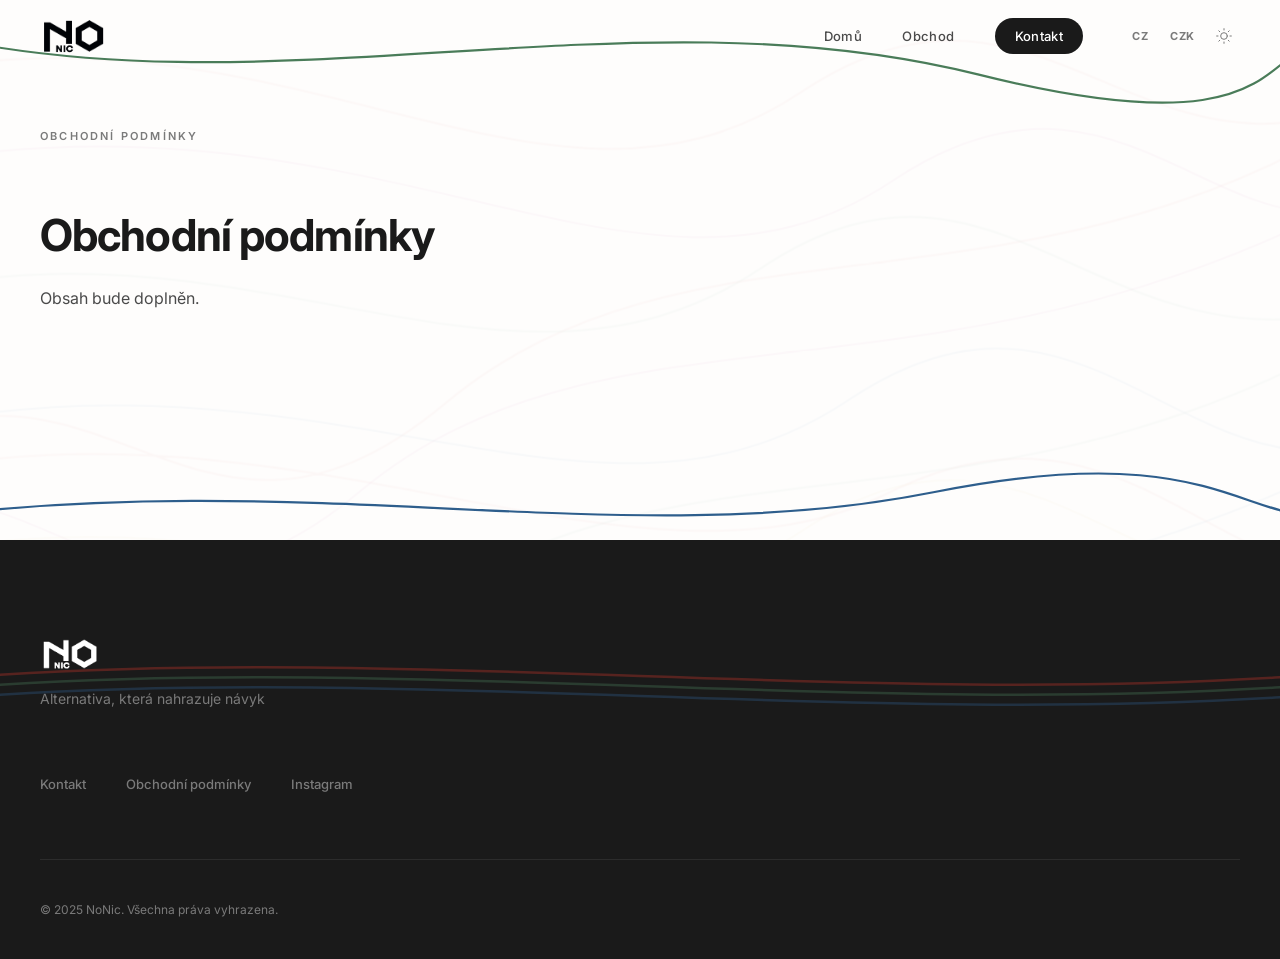
<file: obchodni-podminky.html>
<!DOCTYPE html>
<html lang="cs">
<head>
  <meta charset="UTF-8">
  <meta name="viewport" content="width=device-width, initial-scale=1.0">
  <title>Obchodní podmínky — NoNic</title>
  <meta name="description" content="Obchodní podmínky projektu NoNic. Informace o nákupu, reklamacích a ochraně osobních údajů.">
  <link rel="icon" type="image/png" sizes="32x32" href="favicon-32.png">
  <link rel="apple-touch-icon" sizes="180x180" href="apple-touch-icon.png">
  <link rel="canonical" href="https://nonic.life/obchodni-podminky.html">
  <meta name="robots" content="noindex, follow">
  <!-- Open Graph -->
  <meta property="og:type" content="website">
  <meta property="og:url" content="https://nonic.life/obchodni-podminky.html">
  <meta property="og:title" content="Obchodní podmínky — NoNic">
  <meta property="og:description" content="Obchodní podmínky projektu NoNic.">
  <meta property="og:site_name" content="NoNic">
  <meta property="og:locale" content="cs_CZ">
  <link rel="preconnect" href="https://fonts.googleapis.com">
  <link rel="preconnect" href="https://fonts.gstatic.com" crossorigin>
  <link href="https://fonts.googleapis.com/css2?family=Inter:wght@300;400;500;600;700&display=swap" rel="stylesheet">
  <link rel="stylesheet" href="style.css">
</head>
<body data-page-title="page_title_terms">

  <!-- Editor Toolbar (visible only in edit mode) -->
  <div class="editor-toolbar" id="editorToolbar">
    <div class="editor-toolbar__inner">
      <div class="editor-toolbar__status">
        <span class="editor-toolbar__dot"></span>
        <span>Editor mode</span>
      </div>
      <button class="editor-toolbar__btn" id="editorSave" title="Uložit změny">
        <svg width="16" height="16" viewBox="0 0 24 24" fill="none" stroke="currentColor" stroke-width="2" stroke-linecap="round" stroke-linejoin="round">
          <path d="M19 21H5a2 2 0 01-2-2V5a2 2 0 012-2h11l5 5v11a2 2 0 01-2 2z"/><polyline points="17,21 17,13 7,13 7,21"/><polyline points="7,3 7,8 15,8"/>
        </svg>
        Uložit JSON
      </button>
      <button class="editor-toolbar__btn editor-toolbar__btn--close" id="editorClose" title="Zavřít editor">✕</button>
    </div>
  </div>

  <!-- Navigation -->
  <nav class="nav" id="nav">
    <div class="nav__inner">
      <a href="index.html" class="nav__logo">
        <img src="logo-nonic.svg" alt="NoNic" class="nav__logo-img">
      </a>
      <div class="nav__links" id="navLinks">
        <a href="index.html" class="nav__link" data-i18n="nav_home">Domů</a>
        <a href="obchod.html" class="nav__link" data-i18n="nav_shop">Obchod</a>
        <a href="kontakt.html" class="nav__link nav__link--cta" data-i18n="nav_contact">Kontakt</a>
      </div>
      <div class="nav__controls">
        <button class="nav__ctrl-btn" id="langToggle" title="Language" aria-label="Switch language">
          <span class="nav__ctrl-label" id="langLabel">CZ</span>
        </button>
        <button class="nav__ctrl-btn" id="currencyToggle" title="Currency" aria-label="Switch currency">
          <span class="nav__ctrl-label" id="currencyLabel">CZK</span>
        </button>
        <button class="nav__ctrl-btn nav__ctrl-btn--theme" id="themeToggle" title="Light / Dark">
          <svg width="16" height="16" viewBox="0 0 24 24" fill="none" stroke="currentColor" stroke-width="1.5" stroke-linecap="round" stroke-linejoin="round" class="theme-icon--sun">
            <circle cx="12" cy="12" r="5"/><line x1="12" y1="1" x2="12" y2="3"/><line x1="12" y1="21" x2="12" y2="23"/><line x1="4.22" y1="4.22" x2="5.64" y2="5.64"/><line x1="18.36" y1="18.36" x2="19.78" y2="19.78"/><line x1="1" y1="12" x2="3" y2="12"/><line x1="21" y1="12" x2="23" y2="12"/><line x1="4.22" y1="19.78" x2="5.64" y2="18.36"/><line x1="18.36" y1="5.64" x2="19.78" y2="4.22"/>
          </svg>
          <svg width="16" height="16" viewBox="0 0 24 24" fill="none" stroke="currentColor" stroke-width="1.5" stroke-linecap="round" stroke-linejoin="round" class="theme-icon--moon" style="display:none">
            <path d="M21 12.79A9 9 0 1111.21 3 7 7 0 0021 12.79z"/>
          </svg>
        </button>
      </div>
      <button class="nav__toggle" id="navToggle" aria-label="Menu">
        <span></span>
        <span></span>
      </button>
    </div>
  </nav>

  <!-- Preview Frame (wraps all site content) -->
  <div class="preview-frame" id="previewFrame">

  <!-- Global scroll-reactive curves -->
  <div class="global-curves" aria-hidden="true">
    <svg viewBox="0 0 1440 6000" preserveAspectRatio="xMidYSlice" class="global-curves__svg">
      <path class="gc gc--red gc--slow" d="M-200,100 C300,-50 600,300 900,100 S1300,300 1640,50 C1200,400 800,200 500,450 S100,300 -200,550 C300,400 700,700 1000,550 S1400,750 1640,600 C1200,850 700,700 400,950 S-100,800 -200,1050 C400,900 800,1150 1100,1000 S1500,1200 1640,1100 C1100,1350 600,1200 300,1400 S-200,1300 -200,1550 C500,1400 900,1650 1200,1500 S1640,1700 1640,1600 C1000,1850 500,1700 200,1900 S-200,1800 -200,2050 C400,1900 900,2150 1200,2000 S1640,2200 1640,2100 C1100,2350 600,2200 300,2400 S-200,2350 -200,2550 C500,2400 900,2650 1200,2500 S1640,2700 1640,2600 C1000,2850 500,2700 200,2900 S-200,2800 -200,3100 C400,2950 800,3200 1100,3050 S1500,3250 1640,3150 C1100,3400 600,3250 300,3450 S-200,3350 -200,3650 C400,3500 900,3750 1200,3600 S1640,3800 1640,3700 C1000,3950 500,3800 200,4000 S-200,3950 -200,4200 C500,4050 900,4300 1200,4150 S1640,4350 1640,4250 C1100,4500 600,4350 300,4550 S-200,4450 -200,4750 C400,4600 800,4850 1100,4700 S1500,4900 1640,4800 C1100,5050 600,4900 300,5100 S-200,5050 -200,5300 C500,5150 900,5400 1200,5250 S1640,5450 1640,5350 C1000,5600 500,5450 200,5650 S-200,5600 -200,5900" />
      <path class="gc gc--magenta gc--medium" d="M-200,200 C400,50 700,400 1000,200 S1400,400 1640,150 C1100,500 700,300 400,550 S0,400 -200,650 C400,500 800,800 1100,650 S1500,850 1640,700 C1100,950 600,800 300,1050 S-200,900 -200,1150 C500,1000 900,1250 1200,1100 S1640,1300 1640,1200 C1000,1450 500,1300 200,1500 S-200,1400 -200,1650 C400,1500 900,1750 1200,1600 S1640,1800 1640,1700 C1100,1950 600,1800 300,2000 S-200,1900 -200,2200 C500,2050 900,2300 1200,2150 S1640,2350 1640,2250 C1000,2500 500,2350 200,2550 S-200,2450 -200,2750 C400,2600 800,2850 1100,2700 S1500,2900 1640,2800 C1100,3050 600,2900 300,3100 S-200,3000 -200,3300 C500,3150 900,3400 1200,3250 S1640,3450 1640,3350 C1000,3600 500,3450 200,3650 S-200,3550 -200,3850 C400,3700 900,3950 1200,3800 S1640,4000 1640,3900 C1100,4150 600,4000 300,4200 S-200,4100 -200,4400 C500,4250 900,4500 1200,4350 S1640,4550 1640,4450 C1000,4700 500,4550 200,4750 S-200,4650 -200,4950 C400,4800 800,5050 1100,4900 S1500,5100 1640,5000 C1100,5250 600,5100 300,5300 S-200,5200 -200,5500 C500,5350 900,5600 1200,5450 S1640,5650 1640,5550" />
      <path class="gc gc--green gc--slow" d="M-200,350 C250,200 550,500 850,300 S1250,500 1640,300 C1150,650 750,450 450,700 S50,550 -200,800 C350,650 750,950 1050,800 S1450,1000 1640,850 C1050,1100 550,950 250,1200 S-200,1050 -200,1300 C450,1150 850,1400 1150,1250 S1600,1450 1640,1350 C950,1600 450,1450 150,1650 S-200,1550 -200,1800 C350,1650 850,1900 1150,1750 S1640,1950 1640,1850 C1050,2100 550,1950 250,2150 S-200,2050 -200,2350 C450,2200 850,2450 1150,2300 S1640,2500 1640,2400 C950,2650 450,2500 150,2700 S-200,2600 -200,2900 C350,2750 750,3000 1050,2850 S1450,3050 1640,2950 C1050,3200 550,3050 250,3250 S-200,3150 -200,3450 C450,3300 850,3550 1150,3400 S1640,3600 1640,3500 C950,3750 450,3600 150,3800 S-200,3700 -200,4000 C350,3850 850,4100 1150,3950 S1640,4150 1640,4050 C1050,4300 550,4150 250,4350 S-200,4250 -200,4550 C450,4400 850,4650 1150,4500 S1640,4700 1640,4600 C950,4850 450,4700 150,4900 S-200,4800 -200,5100 C350,4950 750,5200 1050,5050 S1450,5250 1640,5150 C1050,5400 550,5250 250,5450 S-200,5400 -200,5700" />
      <path class="gc gc--blue gc--medium" d="M-200,500 C350,350 650,650 950,450 S1350,650 1640,450 C1050,800 650,600 350,850 S-50,700 -200,950 C450,800 850,1100 1150,950 S1550,1150 1640,1000 C1050,1250 550,1100 250,1350 S-200,1200 -200,1450 C350,1300 850,1550 1150,1400 S1640,1600 1640,1500 C950,1750 450,1600 150,1800 S-200,1700 -200,1950 C450,1800 850,2050 1150,1900 S1640,2100 1640,2000 C1050,2250 550,2100 250,2300 S-200,2200 -200,2500 C350,2350 850,2600 1150,2450 S1640,2650 1640,2550 C950,2800 450,2650 150,2850 S-200,2750 -200,3050 C450,2900 850,3150 1150,3000 S1640,3200 1640,3100 C1050,3350 550,3200 250,3400 S-200,3300 -200,3600 C350,3450 850,3700 1150,3550 S1640,3750 1640,3650 C950,3900 450,3750 150,3950 S-200,3850 -200,4150 C450,4000 850,4250 1150,4100 S1640,4300 1640,4200 C1050,4450 550,4300 250,4500 S-200,4400 -200,4700 C350,4550 850,4800 1150,4650 S1640,4850 1640,4750 C950,5000 450,4850 150,5050 S-200,4950 -200,5250 C450,5100 850,5350 1150,5200 S1640,5400 1640,5300" />
      <path class="gc gc--yellow gc--slow" d="M-200,650 C300,500 600,800 900,600 S1300,800 1640,600 C1200,950 800,750 500,1000 S100,850 -200,1100 C300,950 700,1200 1000,1050 S1400,1250 1640,1100 C1100,1350 600,1200 300,1450 S-200,1300 -200,1550 C500,1400 900,1650 1200,1500 S1640,1700 1640,1600 C1000,1850 500,1700 200,1900 S-200,1800 -200,2100 C400,1950 900,2200 1200,2050 S1640,2250 1640,2150 C1100,2400 600,2250 300,2450 S-200,2350 -200,2650 C500,2500 900,2750 1200,2600 S1640,2800 1640,2700 C1000,2950 500,2800 200,3000 S-200,2900 -200,3200 C400,3050 800,3300 1100,3150 S1500,3350 1640,3250 C1100,3500 600,3350 300,3550 S-200,3450 -200,3750 C500,3600 900,3850 1200,3700 S1640,3900 1640,3800 C1000,4050 500,3900 200,4100 S-200,4000 -200,4300 C400,4150 900,4400 1200,4250 S1640,4450 1640,4350 C1100,4600 600,4450 300,4650 S-200,4550 -200,4850 C500,4700 900,4950 1200,4800 S1640,5000 1640,4900 C1000,5150 500,5000 200,5200 S-200,5100 -200,5400" />
      <path class="gc gc--brown gc--medium" d="M-200,800 C400,650 700,950 1000,750 S1400,950 1640,750 C1100,1100 700,900 400,1150 S0,1000 -200,1250 C400,1100 800,1350 1100,1200 S1500,1400 1640,1250 C1100,1500 600,1350 300,1600 S-200,1450 -200,1700 C500,1550 900,1800 1200,1650 S1640,1850 1640,1750 C1000,2000 500,1850 200,2050 S-200,1950 -200,2250 C400,2100 900,2350 1200,2200 S1640,2400 1640,2300 C1100,2550 600,2400 300,2600 S-200,2500 -200,2800 C500,2650 900,2900 1200,2750 S1640,2950 1640,2850 C1000,3100 500,2950 200,3150 S-200,3050 -200,3350 C400,3200 800,3450 1100,3300 S1500,3500 1640,3400 C1100,3650 600,3500 300,3700 S-200,3600 -200,3900 C500,3750 900,4000 1200,3850 S1640,4050 1640,3950 C1000,4200 500,4050 200,4250 S-200,4150 -200,4450 C400,4300 900,4550 1200,4400 S1640,4600 1640,4500 C1100,4750 600,4600 300,4800 S-200,4700 -200,5000 C500,4850 900,5100 1200,4950 S1640,5150 1640,5050" />
    </svg>
  </div>

  <!-- Terms -->
  <section class="section section--terms" id="terms">
    <div class="section__curves-bg" aria-hidden="true">
      <svg viewBox="0 0 1440 700" preserveAspectRatio="xMidYMid slice" class="section-bg-svg">
        <path class="curve curve--green" d="M-100,80 C300,180 700,30 1100,130 S1400,60 1540,90" />
        <path class="curve curve--blue" d="M-100,630 C350,570 700,670 1050,600 S1400,660 1540,620" />
      </svg>
    </div>
    <div class="section__inner">
      <div class="section__label" data-i18n="terms_label">Obchodní podmínky</div>
      <h1 class="section__title" data-i18n="terms_title">Obchodní podmínky</h1>
      <div class="terms__content">
        <p class="section__body" data-i18n="terms_placeholder">Obsah bude doplněn.</p>
      </div>
    </div>
  </section>

  <!-- Footer -->
  <footer class="footer">
    <div class="footer__inner">
      <div class="footer__curves">
        <svg viewBox="0 0 1440 80" preserveAspectRatio="none" class="footer__svg">
          <path class="curve curve--red" d="M0,40 C480,10 960,70 1440,40" />
          <path class="curve curve--green" d="M0,50 C480,20 960,80 1440,50" />
          <path class="curve curve--blue" d="M0,60 C480,30 960,90 1440,60" />
        </svg>
      </div>
      <div class="footer__content">
        <div class="footer__brand">
          <img src="logo-white.png" alt="NoNic" class="footer__logo-img">
          <p class="footer__tagline" data-i18n="footer_tagline">Alternativa, která nahrazuje návyk</p>
        </div>
        <div class="footer__nav">
          <a href="kontakt.html" data-i18n="footer_contact">Kontakt</a>
          <a href="obchodni-podminky.html" data-i18n="footer_terms">Obchodní podmínky</a>
          <a href="https://instagram.com/nonic.life" target="_blank" rel="noopener" data-i18n="footer_instagram">Instagram</a>
        </div>
        <div class="footer__bottom">
          <p data-i18n="footer_copy">&copy; 2025 NoNic. Všechna práva vyhrazena.</p>
        </div>
      </div>
    </div>
  </footer>

  </div><!-- /.preview-frame -->
  <script src="script.js"></script>
</body>
</html>
</file>
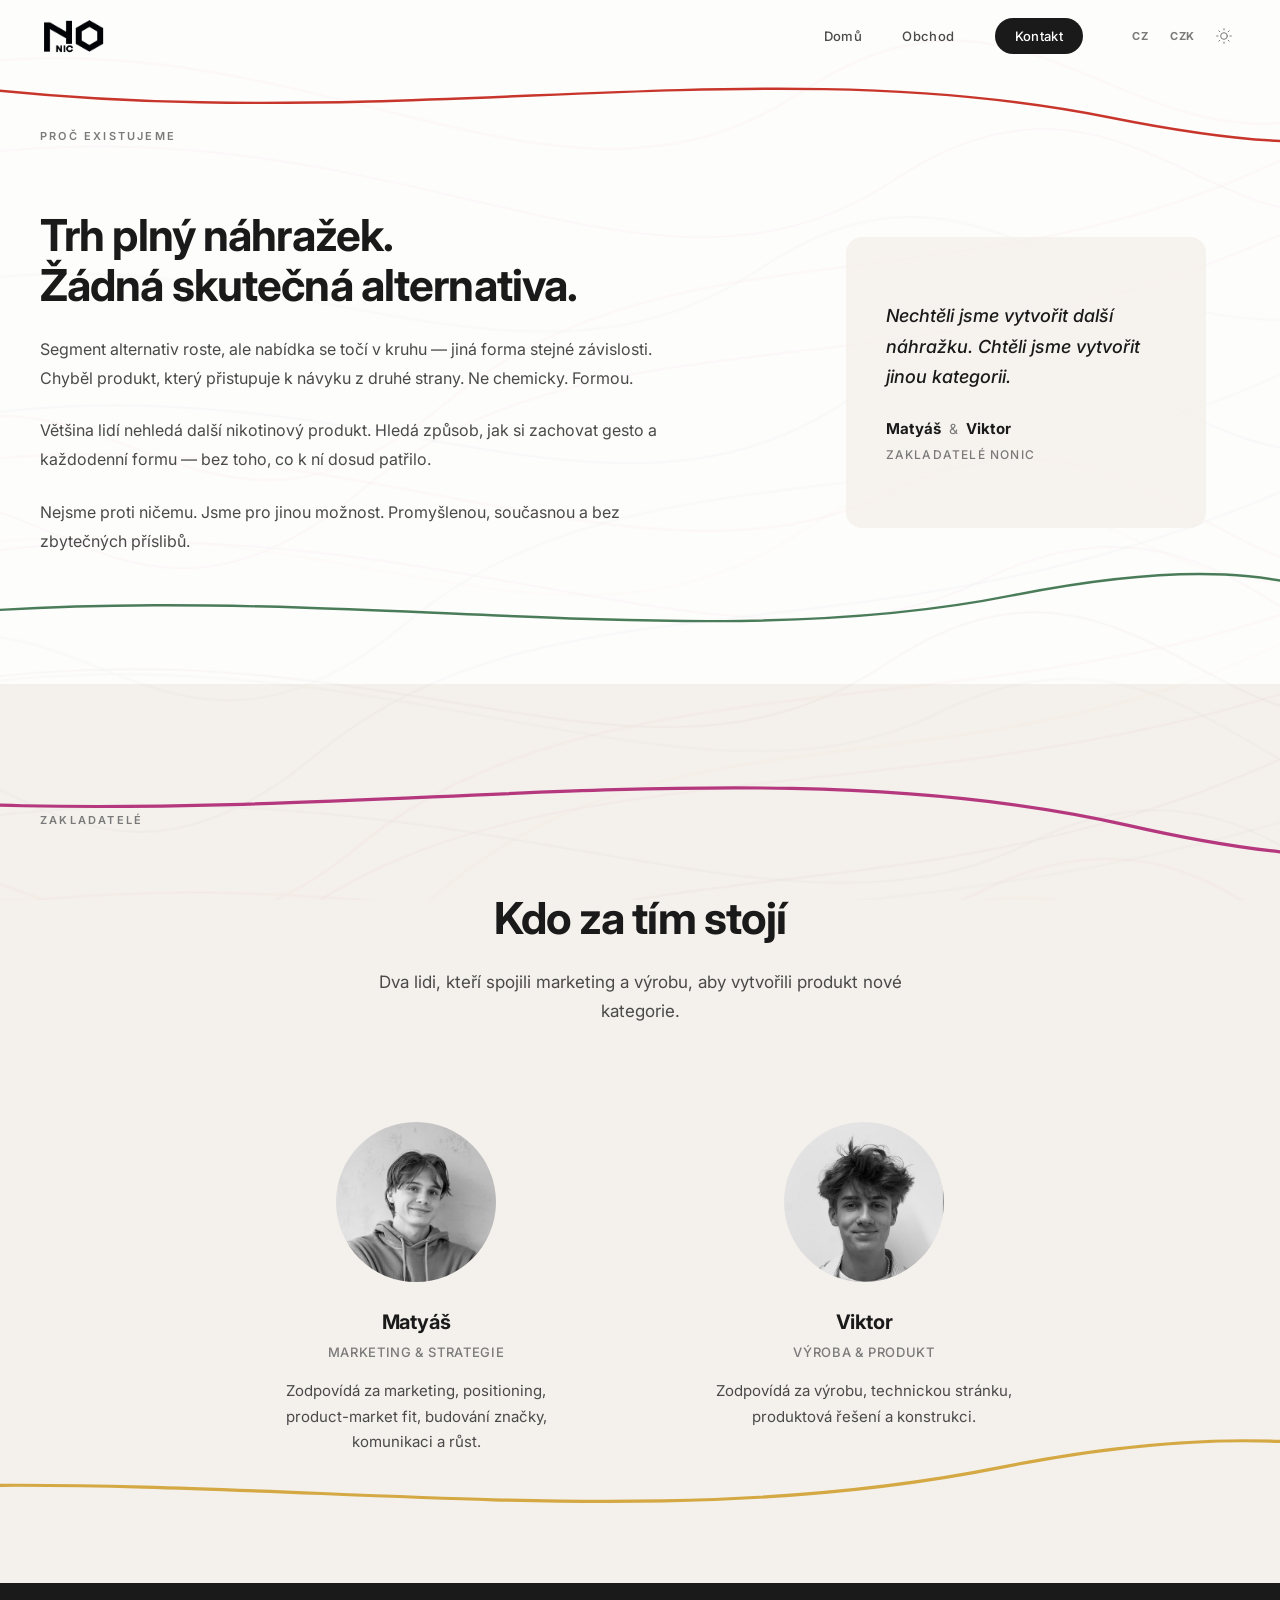
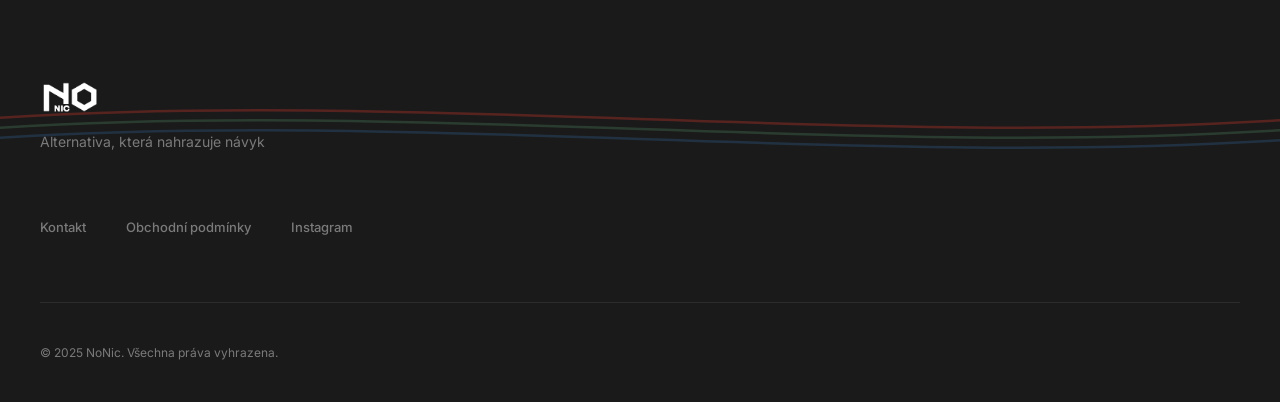
<file: proc-existujeme.html>
<!DOCTYPE html>
<html lang="cs">
<head>
  <meta charset="UTF-8">
  <meta name="viewport" content="width=device-width, initial-scale=1.0">
  <title>Proč existujeme — NoNic | Naše mise</title>
  <meta name="description" content="Proč NoNic vznikl. Naše motivace, vize a příběh dvou studentů, kteří chtějí nabídnout alternativu kouření bez nikotinu.">
  <link rel="icon" type="image/png" sizes="32x32" href="favicon-32.png">
  <link rel="apple-touch-icon" sizes="180x180" href="apple-touch-icon.png">
  <link rel="canonical" href="https://nonic.life/proc-existujeme.html">
  <!-- Open Graph -->
  <meta property="og:type" content="website">
  <meta property="og:url" content="https://nonic.life/proc-existujeme.html">
  <meta property="og:title" content="Proč existujeme — NoNic | Naše mise">
  <meta property="og:description" content="Proč NoNic vznikl. Příběh dvou studentů, kteří chtějí nabídnout alternativu kouření bez nikotinu.">
  <meta property="og:image" content="https://nonic.life/og-image.png">
  <meta property="og:site_name" content="NoNic">
  <meta property="og:locale" content="cs_CZ">
  <link rel="preconnect" href="https://fonts.googleapis.com">
  <link rel="preconnect" href="https://fonts.gstatic.com" crossorigin>
  <link href="https://fonts.googleapis.com/css2?family=Inter:wght@300;400;500;600;700&display=swap" rel="stylesheet">
  <link rel="stylesheet" href="style.css">
</head>
<body data-page-title="page_title_why">

  <!-- Editor Toolbar (visible only in edit mode) -->
  <div class="editor-toolbar" id="editorToolbar">
    <div class="editor-toolbar__inner">
      <div class="editor-toolbar__status">
        <span class="editor-toolbar__dot"></span>
        <span>Editor mode</span>
      </div>
      <button class="editor-toolbar__btn" id="editorSave" title="Uložit změny">
        <svg width="16" height="16" viewBox="0 0 24 24" fill="none" stroke="currentColor" stroke-width="2" stroke-linecap="round" stroke-linejoin="round">
          <path d="M19 21H5a2 2 0 01-2-2V5a2 2 0 012-2h11l5 5v11a2 2 0 01-2 2z"/><polyline points="17,21 17,13 7,13 7,21"/><polyline points="7,3 7,8 15,8"/>
        </svg>
        Uložit JSON
      </button>
      <button class="editor-toolbar__btn editor-toolbar__btn--close" id="editorClose" title="Zavřít editor">✕</button>
    </div>
  </div>

  <!-- Navigation -->
  <nav class="nav" id="nav">
    <div class="nav__inner">
      <a href="index.html" class="nav__logo">
        <img src="logo-nonic.svg" alt="NoNic" class="nav__logo-img">
      </a>
      <div class="nav__links" id="navLinks">
        <a href="index.html" class="nav__link" data-i18n="nav_home">Domů</a>
        <a href="obchod.html" class="nav__link" data-i18n="nav_shop">Obchod</a>
        <a href="kontakt.html" class="nav__link nav__link--cta" data-i18n="nav_contact">Kontakt</a>
      </div>
      <div class="nav__controls">
        <button class="nav__ctrl-btn" id="langToggle" title="Language" aria-label="Switch language">
          <span class="nav__ctrl-label" id="langLabel">CZ</span>
        </button>
        <button class="nav__ctrl-btn" id="currencyToggle" title="Currency" aria-label="Switch currency">
          <span class="nav__ctrl-label" id="currencyLabel">CZK</span>
        </button>
        <button class="nav__ctrl-btn nav__ctrl-btn--theme" id="themeToggle" title="Light / Dark">
          <svg width="16" height="16" viewBox="0 0 24 24" fill="none" stroke="currentColor" stroke-width="1.5" stroke-linecap="round" stroke-linejoin="round" class="theme-icon--sun">
            <circle cx="12" cy="12" r="5"/><line x1="12" y1="1" x2="12" y2="3"/><line x1="12" y1="21" x2="12" y2="23"/><line x1="4.22" y1="4.22" x2="5.64" y2="5.64"/><line x1="18.36" y1="18.36" x2="19.78" y2="19.78"/><line x1="1" y1="12" x2="3" y2="12"/><line x1="21" y1="12" x2="23" y2="12"/><line x1="4.22" y1="19.78" x2="5.64" y2="18.36"/><line x1="18.36" y1="5.64" x2="19.78" y2="4.22"/>
          </svg>
          <svg width="16" height="16" viewBox="0 0 24 24" fill="none" stroke="currentColor" stroke-width="1.5" stroke-linecap="round" stroke-linejoin="round" class="theme-icon--moon" style="display:none">
            <path d="M21 12.79A9 9 0 1111.21 3 7 7 0 0021 12.79z"/>
          </svg>
        </button>
      </div>
      <button class="nav__toggle" id="navToggle" aria-label="Menu">
        <span></span>
        <span></span>
      </button>
    </div>
  </nav>

  <!-- Preview Frame (wraps all site content) -->
  <div class="preview-frame" id="previewFrame">

  <!-- Global scroll-reactive curves -->
  <div class="global-curves" aria-hidden="true">
    <svg viewBox="0 0 1440 6000" preserveAspectRatio="xMidYSlice" class="global-curves__svg">
      <path class="gc gc--red gc--slow" d="M-200,100 C300,-50 600,300 900,100 S1300,300 1640,50 C1200,400 800,200 500,450 S100,300 -200,550 C300,400 700,700 1000,550 S1400,750 1640,600 C1200,850 700,700 400,950 S-100,800 -200,1050 C400,900 800,1150 1100,1000 S1500,1200 1640,1100 C1100,1350 600,1200 300,1400 S-200,1300 -200,1550 C500,1400 900,1650 1200,1500 S1640,1700 1640,1600 C1000,1850 500,1700 200,1900 S-200,1800 -200,2050 C400,1900 900,2150 1200,2000 S1640,2200 1640,2100 C1100,2350 600,2200 300,2400 S-200,2350 -200,2550 C500,2400 900,2650 1200,2500 S1640,2700 1640,2600 C1000,2850 500,2700 200,2900 S-200,2800 -200,3100 C400,2950 800,3200 1100,3050 S1500,3250 1640,3150 C1100,3400 600,3250 300,3450 S-200,3350 -200,3650 C400,3500 900,3750 1200,3600 S1640,3800 1640,3700 C1000,3950 500,3800 200,4000 S-200,3950 -200,4200 C500,4050 900,4300 1200,4150 S1640,4350 1640,4250 C1100,4500 600,4350 300,4550 S-200,4450 -200,4750 C400,4600 800,4850 1100,4700 S1500,4900 1640,4800 C1100,5050 600,4900 300,5100 S-200,5050 -200,5300 C500,5150 900,5400 1200,5250 S1640,5450 1640,5350 C1000,5600 500,5450 200,5650 S-200,5600 -200,5900" />
      <path class="gc gc--magenta gc--medium" d="M-200,200 C400,50 700,400 1000,200 S1400,400 1640,150 C1100,500 700,300 400,550 S0,400 -200,650 C400,500 800,800 1100,650 S1500,850 1640,700 C1100,950 600,800 300,1050 S-200,900 -200,1150 C500,1000 900,1250 1200,1100 S1640,1300 1640,1200 C1000,1450 500,1300 200,1500 S-200,1400 -200,1650 C400,1500 900,1750 1200,1600 S1640,1800 1640,1700 C1100,1950 600,1800 300,2000 S-200,1900 -200,2200 C500,2050 900,2300 1200,2150 S1640,2350 1640,2250 C1000,2500 500,2350 200,2550 S-200,2450 -200,2750 C400,2600 800,2850 1100,2700 S1500,2900 1640,2800 C1100,3050 600,2900 300,3100 S-200,3000 -200,3300 C500,3150 900,3400 1200,3250 S1640,3450 1640,3350 C1000,3600 500,3450 200,3650 S-200,3550 -200,3850 C400,3700 900,3950 1200,3800 S1640,4000 1640,3900 C1100,4150 600,4000 300,4200 S-200,4100 -200,4400 C500,4250 900,4500 1200,4350 S1640,4550 1640,4450 C1000,4700 500,4550 200,4750 S-200,4650 -200,4950 C400,4800 800,5050 1100,4900 S1500,5100 1640,5000 C1100,5250 600,5100 300,5300 S-200,5200 -200,5500 C500,5350 900,5600 1200,5450 S1640,5650 1640,5550" />
      <path class="gc gc--green gc--slow" d="M-200,350 C250,200 550,500 850,300 S1250,500 1640,300 C1150,650 750,450 450,700 S50,550 -200,800 C350,650 750,950 1050,800 S1450,1000 1640,850 C1050,1100 550,950 250,1200 S-200,1050 -200,1300 C450,1150 850,1400 1150,1250 S1600,1450 1640,1350 C950,1600 450,1450 150,1650 S-200,1550 -200,1800 C350,1650 850,1900 1150,1750 S1640,1950 1640,1850 C1050,2100 550,1950 250,2150 S-200,2050 -200,2350 C450,2200 850,2450 1150,2300 S1640,2500 1640,2400 C950,2650 450,2500 150,2700 S-200,2600 -200,2900 C350,2750 750,3000 1050,2850 S1450,3050 1640,2950 C1050,3200 550,3050 250,3250 S-200,3150 -200,3450 C450,3300 850,3550 1150,3400 S1640,3600 1640,3500 C950,3750 450,3600 150,3800 S-200,3700 -200,4000 C350,3850 850,4100 1150,3950 S1640,4150 1640,4050 C1050,4300 550,4150 250,4350 S-200,4250 -200,4550 C450,4400 850,4650 1150,4500 S1640,4700 1640,4600 C950,4850 450,4700 150,4900 S-200,4800 -200,5100 C350,4950 750,5200 1050,5050 S1450,5250 1640,5150 C1050,5400 550,5250 250,5450 S-200,5400 -200,5700" />
      <path class="gc gc--blue gc--medium" d="M-200,500 C350,350 650,650 950,450 S1350,650 1640,450 C1050,800 650,600 350,850 S-50,700 -200,950 C450,800 850,1100 1150,950 S1550,1150 1640,1000 C1050,1250 550,1100 250,1350 S-200,1200 -200,1450 C350,1300 850,1550 1150,1400 S1640,1600 1640,1500 C950,1750 450,1600 150,1800 S-200,1700 -200,1950 C450,1800 850,2050 1150,1900 S1640,2100 1640,2000 C1050,2250 550,2100 250,2300 S-200,2200 -200,2500 C350,2350 850,2600 1150,2450 S1640,2650 1640,2550 C950,2800 450,2650 150,2850 S-200,2750 -200,3050 C450,2900 850,3150 1150,3000 S1640,3200 1640,3100 C1050,3350 550,3200 250,3400 S-200,3300 -200,3600 C350,3450 850,3700 1150,3550 S1640,3750 1640,3650 C950,3900 450,3750 150,3950 S-200,3850 -200,4150 C450,4000 850,4250 1150,4100 S1640,4300 1640,4200 C1050,4450 550,4300 250,4500 S-200,4400 -200,4700 C350,4550 850,4800 1150,4650 S1640,4850 1640,4750 C950,5000 450,4850 150,5050 S-200,4950 -200,5250 C450,5100 850,5350 1150,5200 S1640,5400 1640,5300" />
      <path class="gc gc--yellow gc--slow" d="M-200,650 C300,500 600,800 900,600 S1300,800 1640,600 C1200,950 800,750 500,1000 S100,850 -200,1100 C300,950 700,1200 1000,1050 S1400,1250 1640,1100 C1100,1350 600,1200 300,1450 S-200,1300 -200,1550 C500,1400 900,1650 1200,1500 S1640,1700 1640,1600 C1000,1850 500,1700 200,1900 S-200,1800 -200,2100 C400,1950 900,2200 1200,2050 S1640,2250 1640,2150 C1100,2400 600,2250 300,2450 S-200,2350 -200,2650 C500,2500 900,2750 1200,2600 S1640,2800 1640,2700 C1000,2950 500,2800 200,3000 S-200,2900 -200,3200 C400,3050 800,3300 1100,3150 S1500,3350 1640,3250 C1100,3500 600,3350 300,3550 S-200,3450 -200,3750 C500,3600 900,3850 1200,3700 S1640,3900 1640,3800 C1000,4050 500,3900 200,4100 S-200,4000 -200,4300 C400,4150 900,4400 1200,4250 S1640,4450 1640,4350 C1100,4600 600,4450 300,4650 S-200,4550 -200,4850 C500,4700 900,4950 1200,4800 S1640,5000 1640,4900 C1000,5150 500,5000 200,5200 S-200,5100 -200,5400" />
      <path class="gc gc--brown gc--medium" d="M-200,800 C400,650 700,950 1000,750 S1400,950 1640,750 C1100,1100 700,900 400,1150 S0,1000 -200,1250 C400,1100 800,1350 1100,1200 S1500,1400 1640,1250 C1100,1500 600,1350 300,1600 S-200,1450 -200,1700 C500,1550 900,1800 1200,1650 S1640,1850 1640,1750 C1000,2000 500,1850 200,2050 S-200,1950 -200,2250 C400,2100 900,2350 1200,2200 S1640,2400 1640,2300 C1100,2550 600,2400 300,2600 S-200,2500 -200,2800 C500,2650 900,2900 1200,2750 S1640,2950 1640,2850 C1000,3100 500,2950 200,3150 S-200,3050 -200,3350 C400,3200 800,3450 1100,3300 S1500,3500 1640,3400 C1100,3650 600,3500 300,3700 S-200,3600 -200,3900 C500,3750 900,4000 1200,3850 S1640,4050 1640,3950 C1000,4200 500,4050 200,4250 S-200,4150 -200,4450 C400,4300 900,4550 1200,4400 S1640,4600 1640,4500 C1100,4750 600,4600 300,4800 S-200,4700 -200,5000 C500,4850 900,5100 1200,4950 S1640,5150 1640,5050" />
    </svg>
  </div>

  <!-- Mission -->
  <section class="section section--mission" id="mission">
    <div class="section__curves-bg" aria-hidden="true">
      <svg viewBox="0 0 1440 700" preserveAspectRatio="xMidYMid slice" class="section-bg-svg">
        <path class="curve curve--red" d="M-100,70 C400,160 800,40 1200,120 S1480,60 1540,90" />
        <path class="curve curve--green" d="M-100,640 C350,580 750,680 1100,610 S1450,660 1540,630" />
      </svg>
    </div>
    <div class="section__inner">
      <div class="section__label" data-i18n="mission_label">Proč existujeme</div>
      <div class="mission__layout">
        <div class="mission__text">
          <h1 class="section__title" data-editable="mission-title" data-i18n-html="mission_title">Trh plný náhražek.<br>Žádná skutečná alternativa.</h1>
          <p class="section__body" data-editable="mission-body-1" data-i18n="mission_body_1">
            Vapování, nikotinové sáčky, e-cigarety. Segment roste, ale nabídka se točí v kruhu — jiná forma stejné závislosti. Chyběl produkt, který řeší návyk z druhé strany. Ne chemicky. Formou.
          </p>
          <p class="section__body" data-editable="mission-body-2" data-i18n="mission_body_2">
            NoNic vznikl z přesvědčení, že většina lidí nehledá další nikotinový produkt. Hledá způsob, jak si zachovat gesto, pocit a každodenní formu — bez toho, co k ní dosud patřilo.
          </p>
          <p class="section__body" data-editable="mission-body-3" data-i18n="mission_body_3">
            Nejsme proti ničemu. Jsme pro jinou možnost. Promyšlenou, současnou a bez zbytečných příslibů.
          </p>
        </div>
        <div class="mission__visual">
          <div class="mission__card">
            <blockquote class="mission__quote" data-editable="mission-quote" data-i18n="mission_quote">
              Nechtěli jsme vytvořit další náhražku. Chtěli jsme vytvořit jinou kategorii.
            </blockquote>
            <div class="mission__authors">
              <span class="mission__author">Matyáš</span>
              <span class="mission__amp">&amp;</span>
              <span class="mission__author">Viktor</span>
            </div>
            <p class="mission__role" data-i18n="mission_role">Zakladatelé NoNic</p>
          </div>
        </div>
      </div>
    </div>
  </section>

  <!-- Founders -->
  <section class="section section--founders" id="founders">
    <div class="section__curves-bg" aria-hidden="true">
      <svg viewBox="0 0 1440 700" preserveAspectRatio="xMidYMid slice" class="section-bg-svg">
        <path class="curve curve--magenta" d="M-100,60 C350,150 750,30 1100,110 S1450,50 1540,80" />
        <path class="curve curve--yellow" d="M-100,650 C300,580 650,680 1000,610 S1400,670 1540,640" />
      </svg>
    </div>
    <div class="section__inner">
      <div class="section__label" data-i18n="founders_label">Zakladatelé</div>
      <h2 class="section__title section__title--center" data-editable="founders-title" data-i18n="founders_title">Tým za produktem</h2>
      <p class="section__intro" data-editable="founders-intro" data-i18n="founders_intro">Dva lidé. Jasný koncept. Produkt, který má směr od prvního dne.</p>
      <div class="founders__grid">
        <div class="founder">
          <div class="founder__portrait">
            <div class="founder__photo-wrap">
              <img src="Matyas.jpg" alt="Matyáš — co-founder NoNic" class="founder__photo">
            </div>
          </div>
          <h3 class="founder__name" data-editable="founder-1-name">Matyáš</h3>
          <p class="founder__role" data-editable="founder-1-role" data-i18n="founder_1_role">Vize & strategie</p>
          <p class="founder__desc" data-editable="founder-1-desc" data-i18n="founder_1_desc">Směr značky, obchodní strategie a positioning. Propojuje koncept s trhem a řídí růst projektu.</p>
        </div>
        <div class="founder">
          <div class="founder__portrait">
            <div class="founder__photo-wrap">
              <img src="Viktor.jpg" alt="Viktor — co-founder NoNic" class="founder__photo">
            </div>
          </div>
          <h3 class="founder__name" data-editable="founder-2-name">Viktor</h3>
          <p class="founder__role" data-editable="founder-2-role" data-i18n="founder_2_role">Produkt & design</p>
          <p class="founder__desc" data-editable="founder-2-desc" data-i18n="founder_2_desc">Vizuální identita, produkt a komunikace. Definuje, jak NoNic vypadá, jak se drží a jak mluví.</p>
        </div>
      </div>
    </div>
  </section>

  <!-- Footer -->
  <footer class="footer">
    <div class="footer__inner">
      <div class="footer__curves">
        <svg viewBox="0 0 1440 80" preserveAspectRatio="none" class="footer__svg">
          <path class="curve curve--red" d="M0,40 C480,10 960,70 1440,40" />
          <path class="curve curve--green" d="M0,50 C480,20 960,80 1440,50" />
          <path class="curve curve--blue" d="M0,60 C480,30 960,90 1440,60" />
        </svg>
      </div>
      <div class="footer__content">
        <div class="footer__brand">
          <img src="logo-white.png" alt="NoNic" class="footer__logo-img">
          <p class="footer__tagline" data-i18n="footer_tagline">Alternativa, která nahrazuje návyk</p>
        </div>
        <div class="footer__nav">
          <a href="kontakt.html" data-i18n="footer_contact">Kontakt</a>
          <a href="obchodni-podminky.html" data-i18n="footer_terms">Obchodní podmínky</a>
          <a href="https://instagram.com/nonic.life" target="_blank" rel="noopener" data-i18n="footer_instagram">Instagram</a>
        </div>
        <div class="footer__bottom">
          <p data-i18n="footer_copy">&copy; 2025 NoNic. Všechna práva vyhrazena.</p>
        </div>
      </div>
    </div>
  </footer>

  </div><!-- /.preview-frame -->
  <script src="script.js"></script>
</body>
</html>
</file>
<file: style.css>
/* =========================================
   NoNic — Brand Website
   Design System & Styles v2
   ========================================= */

/* --- Custom Properties — Light (default) --- */
:root {
  --c-bg: #F5F0EB;
  --c-bg-warm: #EDE7DF;
  --c-white: #FFFFFF;
  --c-black: #1A1A1A;
  --c-gray-900: #2A2A2A;
  --c-gray-700: #4A4A4A;
  --c-gray-500: #7A7A7A;
  --c-gray-300: #B0B0B0;
  --c-gray-100: #E8E0D6;
  --c-red: #C8352B;
  --c-magenta: #B5387E;
  --c-green: #4A7C59;
  --c-blue: #2E5E8C;
  --c-yellow: #D4A843;
  --c-brown: #5C3D2E;
  --c-section-bg-light: rgba(255,255,255,0.85);
  --c-section-bg-warm: rgba(245,240,235,0.85);
  --c-card-bg: rgba(255,255,255,0.7);
  --c-nav-scrolled: rgba(245, 240, 235, 0.92);
  --c-input-bg: #FFFFFF;
  --c-input-border: #E8E0D6;
  --c-footer-bg: #1A1A1A;
  --c-footer-text: #FFFFFF;
  --f-sans: 'Inter', -apple-system, BlinkMacSystemFont, 'Segoe UI', sans-serif;
  --s-xs: 0.5rem;
  --s-sm: 1rem;
  --s-md: 1.5rem;
  --s-lg: 2.5rem;
  --s-xl: 4rem;
  --s-2xl: 6rem;
  --s-3xl: 8rem;
  --max-w: 1200px;
  --max-w-wide: 1400px;
  --nav-h: 72px;
  --ease: cubic-bezier(0.25, 0.1, 0.25, 1);
  --ease-out: cubic-bezier(0, 0, 0.25, 1);
  --dur: 0.4s;
  --dur-slow: 0.8s;
}

/* --- Custom Properties — Dark Mode --- */
body.dark {
  --c-bg: #121212;
  --c-bg-warm: #1A1A1A;
  --c-white: #1E1E1E;
  --c-black: #F0EDE8;
  --c-gray-900: #E0DBD4;
  --c-gray-700: #C0B8AE;
  --c-gray-500: #8A8078;
  --c-gray-300: #4A4440;
  --c-gray-100: #2A2622;
  --c-section-bg-light: rgba(30,30,30,0.9);
  --c-section-bg-warm: rgba(26,26,26,0.9);
  --c-card-bg: rgba(40,40,40,0.8);
  --c-nav-scrolled: rgba(18, 18, 18, 0.95);
  --c-input-bg: #1E1E1E;
  --c-input-border: #333;
  --c-footer-bg: #0A0A0A;
  --c-footer-text: #F0EDE8;
}

/* --- Reset --- */
*, *::before, *::after { margin: 0; padding: 0; box-sizing: border-box; }

html {
  scroll-behavior: smooth;
  -webkit-font-smoothing: antialiased;
  -moz-osx-font-smoothing: grayscale;
  font-size: 16px;
}

body {
  font-family: var(--f-sans);
  background-color: var(--c-bg);
  color: var(--c-black);
  line-height: 1.6;
  overflow-x: hidden;
  position: relative;
}

img { max-width: 100%; display: block; }
a { color: inherit; text-decoration: none; }
button { border: none; background: none; cursor: pointer; font-family: inherit; }

/* --- Reveal Animation --- */
.reveal {
  opacity: 0;
  transform: translateY(32px);
  transition: opacity var(--dur-slow) var(--ease-out), transform var(--dur-slow) var(--ease-out);
}
.reveal.is-visible { opacity: 1; transform: translateY(0); }

/* =========================================
   Curves delayed entrance — hidden during splash, animate in after
   ========================================= */
/* While splash is active, hide all background curves */
body.curves-waiting .global-curves,
body.curves-waiting .section__curves-bg {
  opacity: 0 !important;
  visibility: hidden;
}
/* Desktop: global curves fade + draw in after splash */
body.curves-entering .global-curves {
  animation: bgCurvesEnter 2s ease-out both;
}
body.curves-entering .section__curves-bg {
  animation: bgCurvesEnter 1.8s 0.4s ease-out both;
}
@keyframes bgCurvesEnter {
  0%   { opacity: 0; transform: scale(1.02); filter: blur(4px); }
  60%  { filter: blur(0); }
  100% { opacity: 1; transform: scale(1); filter: blur(0); }
}

/* =========================================
   Global Scroll-Reactive Curves
   ========================================= */
.global-curves {
  position: fixed;
  top: 0;
  left: 0;
  width: 100%;
  height: 100%;
  z-index: 0;
  pointer-events: none;
  overflow: hidden;
}

.global-curves__svg {
  position: absolute;
  top: 0;
  left: 0;
  width: 100%;
  height: auto;
  min-height: 100%;
  will-change: transform;
}

.gc {
  fill: none;
  stroke-width: 2;
  stroke-linecap: round;
  opacity: 0;
  will-change: transform, opacity, stroke-dashoffset;
  transition: opacity 1.2s var(--ease-out);
}

/* Entrance animation: curves draw in + fade in on load */
.gc.is-drawn {
  opacity: 0.22;
  animation: curveDraw 2.8s var(--ease-out) forwards;
}
.gc.is-drawn:nth-child(1) { animation-delay: 0.1s; }
.gc.is-drawn:nth-child(2) { animation-delay: 0.35s; }
.gc.is-drawn:nth-child(3) { animation-delay: 0.6s; }
.gc.is-drawn:nth-child(4) { animation-delay: 0.85s; }
.gc.is-drawn:nth-child(5) { animation-delay: 1.1s; }
.gc.is-drawn:nth-child(6) { animation-delay: 1.35s; }

@keyframes curveDraw {
  0% {
    stroke-dashoffset: var(--path-length);
    opacity: 0;
    filter: blur(2px);
  }
  15% {
    opacity: 0.1;
    filter: blur(1px);
  }
  100% {
    stroke-dashoffset: 0;
    opacity: 0.22;
    filter: blur(0);
  }
}

.gc--red { stroke: var(--c-red); }
.gc--magenta { stroke: var(--c-magenta); }
.gc--green { stroke: var(--c-green); }
.gc--blue { stroke: var(--c-blue); }
.gc--yellow { stroke: var(--c-yellow); }
.gc--brown { stroke: var(--c-brown); }

/* Section-level background curves */
.section__curves-bg {
  position: absolute;
  inset: 0;
  z-index: 0;
  pointer-events: none;
  overflow: hidden;
  opacity: 0.18;
}
.section__curves-bg--bottom {
  top: auto;
  height: 40%;
}
.section__curves-bg--founders {
  top: 0;
  bottom: 0;
  height: 100%;
}

.section-bg-svg {
  width: 100%;
  height: 100%;
}

/* Curve base (used in section SVGs) */
.curve {
  fill: none;
  stroke-width: 2.5;
  stroke-linecap: round;
}

/* Section curves draw in when section reveals */
.section__curves-bg .curve {
  stroke-dasharray: 2000;
  stroke-dashoffset: 2000;
  transition: stroke-dashoffset 2.8s var(--ease-out), opacity 2s var(--ease-out);
}
.section.is-curves-visible .section__curves-bg .curve {
  stroke-dashoffset: 0;
  opacity: 1;
}
.section.is-curves-visible .section__curves-bg .curve:nth-child(2) {
  transition-delay: 0.3s;
}
.curve--red { stroke: var(--c-red); }
.curve--magenta { stroke: var(--c-magenta); }
.curve--green { stroke: var(--c-green); }
.curve--blue { stroke: var(--c-blue); }
.curve--yellow { stroke: var(--c-yellow); }
.curve--brown { stroke: var(--c-brown); }

/* =========================================
   Navigation
   ========================================= */
.nav {
  position: fixed;
  top: 0; left: 0; right: 0;
  z-index: 1000;
  height: var(--nav-h);
  transition: background var(--dur) var(--ease), box-shadow var(--dur) var(--ease);
}
.nav.is-scrolled {
  background: none;
}
.nav.is-scrolled::after {
  content: '';
  position: absolute;
  top: 0; left: 0; right: 0; bottom: 0;
  background: var(--c-nav-scrolled);
  backdrop-filter: blur(20px);
  -webkit-backdrop-filter: blur(20px);
  box-shadow: 0 1px 0 rgba(0,0,0,0.06);
  z-index: -1;
  pointer-events: none;
}
.nav__inner {
  max-width: var(--max-w-wide);
  margin: 0 auto;
  padding: 0 var(--s-lg);
  height: 100%;
  display: flex;
  align-items: center;
  gap: var(--s-lg);
  position: relative;
  z-index: 2;
}
.nav__logo { display: flex; align-items: center; flex-shrink: 0; }
.nav__logo-img { height: 40px; width: auto; display: block; }
.nav__links { display: flex; align-items: center; gap: var(--s-lg); margin-left: auto; }
.nav__link {
  font-size: 0.8125rem; font-weight: 500; letter-spacing: 0.03em;
  color: var(--c-gray-700); transition: color var(--dur) var(--ease); position: relative;
}
.nav__link::after {
  content: ''; position: absolute; bottom: -4px; left: 0;
  width: 0; height: 1.5px; background: var(--c-black); transition: width var(--dur) var(--ease);
}
.nav__link:hover { color: var(--c-black); }
.nav__link:hover::after { width: 100%; }
.nav__link--cta {
  color: var(--c-white); background: var(--c-black);
  padding: 0.5rem 1.25rem; border-radius: 100px;
  transition: background var(--dur) var(--ease), transform 0.2s var(--ease);
}
.nav__link--cta::after { display: none; }
.nav__link--cta:hover { color: var(--c-white); background: var(--c-gray-900); transform: scale(1.03); }

/* Nav right-side controls (lang, currency, theme) */
.nav__controls {
  display: flex;
  align-items: center;
  gap: 4px;
  flex-shrink: 0;
}
.nav__ctrl-btn {
  display: flex;
  align-items: center;
  justify-content: center;
  height: 32px;
  min-width: 32px;
  padding: 0 8px;
  border-radius: 6px;
  background: transparent;
  color: var(--c-gray-500);
  cursor: pointer;
  transition: all 0.2s ease;
  font-family: var(--f-sans);
  border: 1.5px solid transparent;
}
.nav__ctrl-btn:hover {
  color: var(--c-black);
  background: var(--c-gray-100);
}
.nav__ctrl-label {
  font-size: 0.6875rem;
  font-weight: 700;
  letter-spacing: 0.05em;
}
.nav__ctrl-btn--theme {
  padding: 0 6px;
}
body.dark .nav__ctrl-btn:hover {
  background: rgba(255,255,255,0.08);
  color: var(--c-black);
}
body.dark .nav__ctrl-btn--theme .theme-icon--sun { display: none !important; }
body.dark .nav__ctrl-btn--theme .theme-icon--moon { display: block !important; }

.nav__toggle { display: none; flex-direction: column; gap: 6px; padding: 8px; z-index: 1010; }
.nav__toggle span { display: block; width: 24px; height: 2px; background: var(--c-black); transition: transform var(--dur) var(--ease); }
.nav__toggle.is-active span:first-child { transform: translateY(4px) rotate(45deg); }
.nav__toggle.is-active span:last-child { transform: translateY(-4px) rotate(-45deg); }

/* =========================================
   Buttons
   ========================================= */
.btn {
  display: inline-flex; align-items: center; justify-content: center;
  font-family: var(--f-sans); font-size: 0.875rem; font-weight: 500;
  letter-spacing: 0.02em; padding: 0.875rem 2rem; border-radius: 100px;
  transition: all var(--dur) var(--ease); cursor: pointer; border: none; white-space: nowrap;
}
.btn--primary { background: var(--c-black); color: var(--c-white); }
.btn--primary:hover { background: var(--c-gray-900); transform: translateY(-1px); box-shadow: 0 4px 20px rgba(0,0,0,0.15); }
.btn--secondary { background: transparent; color: var(--c-black); border: 1.5px solid var(--c-black); }
.btn--secondary:hover { background: var(--c-black); color: var(--c-white); transform: translateY(-1px); }
.btn--full { width: 100%; }
.btn--sm { padding: 0.625rem 1.25rem; font-size: 0.8125rem; }

/* =========================================
   Hero
   ========================================= */
.hero {
  position: relative; z-index: 1;
  min-height: 100vh; display: flex; align-items: center; justify-content: center;
  overflow: hidden; padding: var(--nav-h) var(--s-lg) var(--s-xl);
}
.hero__content { position: relative; z-index: 2; text-align: center; max-width: 720px; }
.hero__eyebrow {
  font-size: 0.75rem; font-weight: 600; letter-spacing: 0.2em;
  text-transform: uppercase; color: var(--c-gray-500); margin-bottom: var(--s-md);
}
.hero__title {
  font-size: clamp(2.5rem, 6vw, 4.5rem); font-weight: 700;
  line-height: 1.08; letter-spacing: -0.03em; color: var(--c-black); margin-bottom: var(--s-md);
}
.hero__subtitle {
  font-size: clamp(1rem, 1.5vw, 1.125rem); font-weight: 400;
  line-height: 1.7; color: var(--c-gray-700); margin-bottom: var(--s-xl);
  max-width: 540px; margin-left: auto; margin-right: auto;
}
.hero__actions { display: flex; gap: var(--s-sm); justify-content: center; flex-wrap: wrap; }
.hero__scroll {
  position: absolute; bottom: var(--s-lg); left: 50%; transform: translateX(-50%);
  display: flex; flex-direction: column; align-items: center; gap: var(--s-xs); z-index: 2;
}
.hero__scroll span { font-size: 0.6875rem; font-weight: 500; letter-spacing: 0.15em; text-transform: uppercase; color: var(--c-gray-500); }
.hero__scroll-line { width: 1px; height: 48px; background: linear-gradient(to bottom, var(--c-gray-300), transparent); animation: scrollPulse 2s ease-in-out infinite; }
@keyframes scrollPulse { 0%, 100% { opacity: 1; transform: scaleY(1); } 50% { opacity: 0.4; transform: scaleY(0.6); } }

/* =========================================
   Sections — Shared
   ========================================= */
.section { padding: var(--s-3xl) var(--s-lg); position: relative; z-index: 1; }
.section__inner { max-width: var(--max-w); margin: 0 auto; position: relative; z-index: 1; }
.section__inner--wide { max-width: var(--max-w-wide); }
.section__label { font-size: 0.6875rem; font-weight: 600; letter-spacing: 0.2em; text-transform: uppercase; color: var(--c-gray-500); margin-bottom: var(--s-xl); }
.section__title { font-size: clamp(1.75rem, 3.5vw, 2.75rem); font-weight: 700; line-height: 1.15; letter-spacing: -0.02em; color: var(--c-black); margin-bottom: var(--s-md); }
.section__title--center { text-align: center; }
.section__title--large { font-size: clamp(2rem, 4vw, 3.25rem); }
.section__intro { text-align: center; font-size: 1.0625rem; color: var(--c-gray-700); max-width: 600px; margin: 0 auto var(--s-2xl); line-height: 1.7; }
.section__body { font-size: 1rem; line-height: 1.8; color: var(--c-gray-700); margin-bottom: var(--s-md); max-width: 560px; }
.section__body:last-child { margin-bottom: 0; }

/* =========================================
   Story
   ========================================= */
.section--story { background: var(--c-section-bg-light); }
.story__grid { display: grid; grid-template-columns: 1fr 1fr; gap: var(--s-3xl); align-items: center; }
.story__visual { display: flex; justify-content: center; align-items: center; }

.story__product-scene {
  position: relative;
  width: 100%;
  max-width: 400px;
  display: flex;
  flex-direction: column;
  align-items: center;
  perspective: 800px;
}

.story__product-wrap {
  position: relative;
  transform-style: preserve-3d;
  transition: transform 0.05s linear;
  will-change: transform;
}

.story__product-img {
  display: block;
  width: 100%;
  max-width: 340px;
  height: auto;
  filter: drop-shadow(0 20px 40px rgba(0,0,0,0.15));
  transition: filter var(--dur-slow) var(--ease);
}

.story__product-wrap:hover .story__product-img {
  filter: drop-shadow(0 30px 60px rgba(0,0,0,0.2));
}

.story__product-shadow {
  width: 60%;
  height: 20px;
  background: radial-gradient(ellipse, rgba(0,0,0,0.1) 0%, transparent 70%);
  margin-top: -10px;
  border-radius: 50%;
  transition: transform var(--dur) var(--ease), opacity var(--dur) var(--ease);
}

/* =========================================
   Founders
   ========================================= */
.section--founders { background: var(--c-section-bg-warm); }
.founders__grid { display: grid; grid-template-columns: 1fr 1fr; gap: var(--s-2xl); max-width: 800px; margin: 0 auto; }
.founder { text-align: center; }
.founder__portrait { margin-bottom: var(--s-md); display: flex; justify-content: center; }
.founder__photo-wrap { width: 160px; height: 160px; border-radius: 50%; position: relative; overflow: hidden; }
.founder__photo { width: 100%; height: 100%; object-fit: cover; object-position: center top; filter: grayscale(1); transition: filter var(--dur-slow) var(--ease); }
.founder:hover .founder__photo { filter: grayscale(0.3); }
/* founder__accent removed — photos kept clean */
.founder__name { font-size: 1.25rem; font-weight: 700; letter-spacing: -0.01em; margin-bottom: 0.25rem; }
.founder__role { font-size: 0.8125rem; font-weight: 500; color: var(--c-gray-500); letter-spacing: 0.05em; text-transform: uppercase; margin-bottom: var(--s-sm); }
.founder__desc { font-size: 0.9375rem; line-height: 1.7; color: var(--c-gray-700); max-width: 320px; margin: 0 auto; }

/* =========================================
   Mission
   ========================================= */
.section--mission { background: var(--c-section-bg-light); }

.mission__layout {
  display: grid;
  grid-template-columns: 1.2fr 0.8fr;
  gap: var(--s-3xl);
  align-items: center;
}

.mission__text .section__body { max-width: 100%; }

.mission__visual { display: flex; justify-content: center; align-items: center; }

.mission__card {
  background: var(--c-section-bg-warm);
  border-radius: 16px;
  padding: var(--s-xl) var(--s-lg);
  position: relative;
  overflow: hidden;
  max-width: 360px;
  width: 100%;
}

.mission__quote {
  font-size: 1.125rem;
  font-weight: 500;
  font-style: italic;
  line-height: 1.7;
  color: var(--c-black);
  margin: 0 0 var(--s-md) 0;
  padding: 0;
  quotes: none;
}

.mission__quote::before,
.mission__quote::after {
  content: none;
}

.mission__authors {
  display: flex;
  align-items: center;
  gap: 0.5rem;
  margin-bottom: 0.25rem;
}

.mission__author {
  font-size: 0.9375rem;
  font-weight: 700;
  color: var(--c-black);
}

.mission__amp {
  font-size: 0.875rem;
  font-weight: 400;
  color: var(--c-gray-500);
}

.mission__role {
  font-size: 0.75rem;
  font-weight: 500;
  letter-spacing: 0.1em;
  text-transform: uppercase;
  color: var(--c-gray-500);
}

/* =========================================
   Product — Detailed
   ========================================= */
.section--product { background: var(--c-section-bg-warm); }

.product__hero { max-width: 800px; margin-bottom: var(--s-2xl); }
.product__lead { font-size: 1.125rem; line-height: 1.8; color: var(--c-gray-700); max-width: 700px; }

.product__pillars { display: grid; grid-template-columns: repeat(3, 1fr); gap: var(--s-xl); margin-bottom: var(--s-2xl); }
.product__pillar { background: var(--c-card-bg); border: 1px solid rgba(0,0,0,0.04); border-radius: 12px; padding: var(--s-xl); transition: transform var(--dur) var(--ease), box-shadow var(--dur) var(--ease); }
.product__pillar:hover { transform: translateY(-4px); box-shadow: 0 8px 40px rgba(0,0,0,0.06); border-color: rgba(0,0,0,0.06); }
.product__pillar-icon { width: 52px; height: 52px; margin-bottom: var(--s-md); }
.product__pillar-icon-img { width: 100%; height: 100%; object-fit: contain; mix-blend-mode: multiply; }
body.dark .product__pillar-icon-img { mix-blend-mode: normal; }
.product__pillar-title { font-size: 1.125rem; font-weight: 700; letter-spacing: -0.01em; margin-bottom: var(--s-sm); }
.product__pillar-text { font-size: 0.9375rem; line-height: 1.75; color: var(--c-gray-700); }

.product__details { display: grid; grid-template-columns: repeat(4, 1fr); gap: var(--s-md); padding-top: var(--s-lg); border-top: 1px solid var(--c-gray-100); position: relative; z-index: 1; }
.product__detail { display: flex; flex-direction: column; gap: 0.25rem; }
.product__detail-label { font-size: 0.6875rem; font-weight: 600; letter-spacing: 0.1em; text-transform: uppercase; color: var(--c-gray-500); }
.product__detail-value { font-size: 0.875rem; line-height: 1.6; color: var(--c-gray-700); }

/* =========================================
   Shop Hero (Pre-launch)
   ========================================= */
.section--shop-hero {
  background: var(--c-section-bg-light);
  padding-top: calc(var(--nav-h) + var(--s-2xl));
  min-height: 100vh;
  display: flex;
  align-items: center;
}

.shop-hero__layout {
  display: grid;
  grid-template-columns: 1fr 1fr;
  gap: var(--s-3xl);
  align-items: center;
}

.shop-hero__status {
  display: inline-flex;
  align-items: center;
  gap: 0.5rem;
  background: var(--c-section-bg-warm);
  border: 1px solid var(--c-gray-100);
  border-radius: 100px;
  padding: 0.375rem 0.875rem;
  font-size: 0.75rem;
  font-weight: 600;
  letter-spacing: 0.1em;
  text-transform: uppercase;
  color: var(--c-gray-700);
  margin-bottom: var(--s-lg);
}

.shop-hero__status-dot {
  width: 6px;
  height: 6px;
  border-radius: 50%;
  background: var(--c-yellow);
  animation: shopStatusPulse 2s ease-in-out infinite;
  flex-shrink: 0;
}

@keyframes shopStatusPulse {
  0%, 100% { opacity: 1; transform: scale(1); }
  50% { opacity: 0.4; transform: scale(0.75); }
}

.shop-hero__body { max-width: 480px; }

.shop-hero__attrs {
  display: flex;
  flex-wrap: wrap;
  gap: 0.5rem;
  margin: var(--s-lg) 0 var(--s-xl);
}

.shop-hero__attr {
  display: inline-flex;
  align-items: center;
  gap: 0.4rem;
  padding: 0.375rem 0.75rem;
  background: var(--c-section-bg-warm);
  border: 1px solid var(--c-gray-100);
  border-radius: 100px;
  font-size: 0.8125rem;
  font-weight: 500;
  color: var(--c-gray-700);
}

.shop-hero__attr-dot {
  width: 5px;
  height: 5px;
  border-radius: 50%;
  background: var(--c-black);
  flex-shrink: 0;
}

.shop-hero__actions {
  display: flex;
  gap: var(--s-sm);
  flex-wrap: wrap;
  margin-bottom: var(--s-md);
}

.shop-hero__discount {
  display: inline-flex;
  align-items: center;
  gap: 0.5rem;
  background: var(--c-black);
  color: var(--c-white);
  border-radius: 8px;
  padding: 0.625rem 1rem;
  font-size: 0.8125rem;
  font-weight: 600;
}

/* Visual */
.shop-hero__visual {
  display: flex;
  justify-content: center;
  align-items: center;
}

.shop-hero__pen-wrap {
  display: flex;
  flex-direction: column;
  align-items: center;
  gap: var(--s-md);
}

.shop-hero__pen-img {
  width: auto;
  height: 360px;
  max-width: 100%;
  object-fit: contain;
  filter: drop-shadow(0 24px 60px rgba(0,0,0,0.14));
  transition: filter var(--dur-slow) var(--ease), transform var(--dur-slow) var(--ease);
}

.shop-hero__pen-wrap:hover .shop-hero__pen-img {
  filter: drop-shadow(0 32px 80px rgba(0,0,0,0.2));
  transform: translateY(-6px);
}

.shop-hero__colors {
  display: flex;
  gap: 0.625rem;
  align-items: center;
}

.shop-hero__color {
  width: 26px;
  height: 26px;
  border-radius: 50%;
  border: 2.5px solid rgba(255,255,255,0.7);
  box-shadow: 0 2px 8px rgba(0,0,0,0.15);
  transition: transform var(--dur) var(--ease), box-shadow var(--dur) var(--ease);
  cursor: default;
  display: block;
}

.shop-hero__color:hover { transform: scale(1.2); box-shadow: 0 4px 12px rgba(0,0,0,0.2); }
.shop-hero__color--red   { background: var(--c-red); }
.shop-hero__color--blue  { background: var(--c-blue); }
.shop-hero__color--green { background: var(--c-green); }
.shop-hero__color--pink  { background: var(--c-magenta); }

.shop-hero__colors-label {
  font-size: 0.75rem;
  font-weight: 500;
  letter-spacing: 0.08em;
  text-transform: uppercase;
  color: var(--c-gray-500);
}

/* Color switcher */
.color-switcher {
  display: flex;
  gap: 0.5rem;
  align-items: center;
  justify-content: center;
  margin-top: var(--s-sm);
}

.color-swatch {
  width: 28px;
  height: 28px;
  border-radius: 50%;
  border: 2.5px solid transparent;
  box-shadow: 0 2px 8px rgba(0,0,0,0.18);
  cursor: pointer;
  transition: transform 0.2s var(--ease), box-shadow 0.2s var(--ease), border-color 0.2s var(--ease);
  padding: 0;
  outline: none;
  flex-shrink: 0;
}

.color-swatch:hover {
  transform: scale(1.18);
  box-shadow: 0 4px 14px rgba(0,0,0,0.25);
}

.color-swatch.is-active {
  border-color: var(--c-black);
  box-shadow: 0 0 0 2px var(--c-bg), 0 0 0 4px var(--c-black);
  transform: scale(1.12);
}

body.dark .color-swatch.is-active {
  border-color: #F0EDE8;
  box-shadow: 0 0 0 2px var(--c-bg), 0 0 0 4px #F0EDE8;
}

/* =========================================
   Product Details
   ========================================= */
.section--product-details { background: var(--c-section-bg-warm); }

.product-details__header { max-width: 640px; margin-bottom: var(--s-2xl); }
.product-details__lead { text-align: left; margin: 0; font-size: 1.0625rem; }

.product-details__grid {
  display: grid;
  grid-template-columns: repeat(4, 1fr);
  gap: var(--s-md);
}

.product-detail-card {
  background: var(--c-card-bg);
  border: 1px solid rgba(0,0,0,0.04);
  border-radius: 12px;
  padding: var(--s-lg) var(--s-md);
  transition: transform var(--dur) var(--ease), box-shadow var(--dur) var(--ease);
}

.product-detail-card:hover {
  transform: translateY(-3px);
  box-shadow: 0 6px 28px rgba(0,0,0,0.07);
}

.product-detail-card--accent {
  border-left: 3px solid var(--c-gray-100);
}

.product-detail-card--highlight {
  border-left: 3px solid var(--c-green);
  background: rgba(74,124,89,0.04);
}

.product-detail-card__icon {
  color: var(--c-gray-500);
  margin-bottom: var(--s-sm);
  width: 24px;
  height: 24px;
  display: flex;
  align-items: center;
}

.product-detail-card--highlight .product-detail-card__icon { color: var(--c-green); }

.product-detail-card__title {
  font-size: 0.9375rem;
  font-weight: 700;
  color: var(--c-black);
  margin-bottom: 0.3rem;
  letter-spacing: -0.01em;
  line-height: 1.3;
}

.product-detail-card__sub {
  font-size: 0.8125rem;
  color: var(--c-gray-500);
  line-height: 1.6;
}

/* =========================================
   Interest Form
   ========================================= */
.section--interest { background: var(--c-section-bg-light); }

.interest__layout {
  display: grid;
  grid-template-columns: 0.7fr 1.3fr;
  gap: var(--s-3xl);
  align-items: start;
}

.interest__perks {
  display: flex;
  flex-direction: column;
  gap: 0.875rem;
  margin-top: var(--s-xl);
}

.interest__perk {
  display: flex;
  align-items: baseline;
  gap: 0.625rem;
  font-size: 0.9375rem;
  color: var(--c-gray-700);
  line-height: 1.5;
}

.interest__perk--highlight {
  color: var(--c-black);
  font-weight: 600;
}

.interest__perk-marker {
  font-size: 0.45rem;
  color: var(--c-black);
  flex-shrink: 0;
  position: relative;
  top: -1px;
}

.interest__perk--highlight .interest__perk-marker { color: var(--c-green); }

.interest__form-wrap { position: relative; z-index: 1; }

.interest__form {
  display: flex;
  flex-direction: column;
  gap: var(--s-md);
  background: var(--c-section-bg-warm);
  border-radius: 16px;
  padding: var(--s-xl);
}

.interest__options {
  display: flex;
  flex-wrap: wrap;
  gap: 0.5rem;
  margin-top: 0.5rem;
}

.interest__option { position: relative; }

.interest__option input[type="radio"],
.interest__option input[type="checkbox"] {
  position: absolute;
  opacity: 0;
  width: 0;
  height: 0;
  pointer-events: none;
}

.interest__option span {
  display: inline-block;
  padding: 0.5rem 1rem;
  border: 1.5px solid var(--c-input-border);
  border-radius: 100px;
  font-size: 0.875rem;
  font-weight: 400;
  cursor: pointer;
  transition: all 0.2s var(--ease);
  background: var(--c-input-bg);
  color: var(--c-gray-700);
  user-select: none;
  -webkit-user-select: none;
  line-height: 1;
}

.interest__option:hover span {
  border-color: var(--c-gray-500);
  color: var(--c-black);
}

.interest__option input:checked + span {
  background: var(--c-black);
  border-color: var(--c-black);
  color: var(--c-white);
}

.interest__form-hint {
  font-size: 0.75rem;
  color: var(--c-gray-500);
  margin-top: 0.25rem;
}

.interest__form-note {
  font-size: 0.8125rem;
  color: var(--c-gray-500);
  line-height: 1.6;
  text-align: center;
}

/* Success state */
.interest__success {
  display: none;
  text-align: center;
  padding: var(--s-2xl) var(--s-xl);
  background: var(--c-section-bg-warm);
  border-radius: 16px;
  animation: interestSuccessIn 0.5s var(--ease-out) both;
}

@keyframes interestSuccessIn {
  from { opacity: 0; transform: translateY(12px); }
  to   { opacity: 1; transform: translateY(0); }
}

.interest__success.is-visible { display: block; }

.interest__success-icon {
  width: 48px;
  height: 48px;
  border-radius: 50%;
  background: rgba(74,124,89,0.1);
  color: var(--c-green);
  font-size: 1.25rem;
  display: flex;
  align-items: center;
  justify-content: center;
  margin: 0 auto var(--s-md);
  font-weight: 700;
}

.interest__success-title {
  font-size: 1.375rem;
  font-weight: 700;
  color: var(--c-black);
  margin-bottom: var(--s-sm);
  letter-spacing: -0.02em;
}

.interest__success-body {
  font-size: 0.9375rem;
  color: var(--c-gray-700);
  line-height: 1.7;
  max-width: 380px;
  margin: 0 auto;
}

/* Dark mode adjustments */
body.dark .shop-hero__status { background: rgba(255,255,255,0.05); border-color: rgba(255,255,255,0.08); }
body.dark .shop-hero__attr { background: rgba(255,255,255,0.05); border-color: rgba(255,255,255,0.08); }
body.dark .shop-hero__discount { background: #F0EDE8; color: #121212; }
body.dark .product-detail-card--highlight { background: rgba(74,124,89,0.08); }
body.dark .interest__form { background: var(--c-section-bg-warm); }
body.dark .interest__option span { background: var(--c-input-bg); border-color: var(--c-input-border); color: var(--c-gray-700); }
body.dark .interest__option input:checked + span { background: #F0EDE8; border-color: #F0EDE8; color: #121212; }
body.dark .interest__success { background: var(--c-section-bg-warm); }
body.dark .shop-hero__color { border-color: rgba(255,255,255,0.15); }

/* =========================================
   Shop (legacy — kept for reference)
   ========================================= */
.section--shop { background: var(--c-section-bg-light); }

.shop__grid { display: grid; grid-template-columns: repeat(4, 1fr); gap: var(--s-md); }
.shop__card {
  background: var(--c-section-bg-warm); border-radius: 12px; overflow: hidden;
  transition: transform var(--dur) var(--ease), box-shadow var(--dur) var(--ease);
}
.shop__card:hover { transform: translateY(-4px); box-shadow: 0 8px 40px rgba(0,0,0,0.08); }
/* Color accent strips on cards */
.shop__card[data-color="red"] { border-top: 3px solid var(--c-red); }
.shop__card[data-color="blue"] { border-top: 3px solid var(--c-blue); }
.shop__card[data-color="green"] { border-top: 3px solid var(--c-green); }
.shop__card[data-color="pink"] { border-top: 3px solid var(--c-magenta); }

.shop__card-visual { padding: var(--s-lg) var(--s-sm); display: flex; justify-content: center; align-items: center; min-height: 200px; }
.shop__card-svg { width: 80px; height: auto; }

/* Product images in shop cards — fixed height for consistent sizing */
.shop__card-img {
  width: auto;
  height: 160px;
  max-width: 100%;
  object-fit: contain;
  transition: transform var(--dur) var(--ease), filter var(--dur) var(--ease);
}
/* Red pen (product.png) renders smaller — scale up to match other pens */
.shop__card[data-color="red"] .shop__card-img {
  height: 180px;
}
.shop__card:hover .shop__card-img { transform: scale(1.05) rotate(-2deg); }

/* Product images use real photos — no CSS filters needed */

/* Watchdog / Notify form */
.shop__notify-form {
  display: none;
  flex-direction: column;
  gap: 0.5rem;
  margin-top: var(--s-sm);
  animation: notifySlideIn 0.3s var(--ease-out);
}
.shop__notify-form.is-open {
  display: flex;
}
@keyframes notifySlideIn {
  from { opacity: 0; transform: translateY(-8px); }
  to { opacity: 1; transform: translateY(0); }
}
.shop__notify-input {
  font-size: 0.8125rem;
  padding: 0.625rem 0.875rem;
}
.shop__notify-success {
  font-size: 0.8125rem;
  color: var(--c-green);
  font-weight: 500;
  padding: 0.5rem 0;
}

.shop__card-info { padding: 0 var(--s-md) var(--s-md); }
.shop__card-name { font-size: 1.0625rem; font-weight: 700; margin-bottom: var(--s-xs); letter-spacing: -0.01em; }
.shop__card-bottom { display: flex; align-items: center; justify-content: space-between; gap: var(--s-sm); }
.shop__card-price { font-size: 0.8125rem; font-weight: 700; letter-spacing: 0.05em; text-transform: uppercase; color: var(--c-gray-500); }

/* =========================================
   Partners
   ========================================= */
.section--partners { background: var(--c-section-bg-light); }
.partners__grid { display: grid; grid-template-columns: 1fr 1fr; gap: var(--s-3xl); align-items: start; }
.partners__points { display: flex; flex-direction: column; gap: var(--s-sm); margin-top: var(--s-lg); }
.partners__point { display: flex; align-items: center; gap: var(--s-sm); font-size: 0.9375rem; color: var(--c-gray-700); }
.partners__point-marker { width: 8px; height: 8px; border-radius: 50%; background: var(--c-black); flex-shrink: 0; }
.partners__cta-area { display: flex; flex-direction: column; gap: var(--s-md); }
.partners__card { background: var(--c-section-bg-warm); padding: var(--s-xl); border-radius: 12px; transition: transform var(--dur) var(--ease); }
.partners__card:hover { transform: translateY(-4px); }
.partners__card--alt { background: var(--c-black); color: var(--c-white); }
.partners__card h3 { font-size: 1.125rem; font-weight: 700; margin-bottom: var(--s-sm); }
.partners__card p { font-size: 0.9375rem; line-height: 1.7; color: var(--c-gray-700); margin-bottom: var(--s-md); }
.partners__card--alt p { color: var(--c-gray-300); }
.partners__card--alt .btn--secondary { border-color: var(--c-white); color: var(--c-white); }
.partners__card--alt .btn--secondary:hover { background: var(--c-white); color: var(--c-black); }

/* =========================================
   Contact
   ========================================= */
.section--contact { background: var(--c-section-bg-warm); padding-bottom: var(--s-2xl); }
.contact__grid { display: grid; grid-template-columns: 1fr 1fr; gap: var(--s-3xl); align-items: start; }
.contact__link { font-size: 1.125rem; font-weight: 500; border-bottom: 1.5px solid var(--c-black); padding-bottom: 2px; transition: opacity var(--dur) var(--ease); }
.contact__link:hover { opacity: 0.6; }
.contact__details { margin-top: var(--s-lg); }
.contact__form { display: flex; flex-direction: column; gap: var(--s-md); }
.form__group { display: flex; flex-direction: column; gap: 0.375rem; }
.form__label { font-size: 0.75rem; font-weight: 600; letter-spacing: 0.1em; text-transform: uppercase; color: var(--c-gray-500); }
.form__input {
  font-family: var(--f-sans); font-size: 0.9375rem;
  padding: 0.875rem 1rem; border: 1.5px solid var(--c-input-border);
  border-radius: 8px; background: var(--c-input-bg); color: var(--c-black);
  transition: border-color var(--dur) var(--ease), box-shadow var(--dur) var(--ease);
  outline: none; -webkit-appearance: none;
}
.form__input:focus { border-color: var(--c-black); box-shadow: 0 0 0 3px rgba(26,26,26,0.06); }
.form__select { cursor: pointer; }
.form__textarea { resize: vertical; min-height: 100px; }

/* Contact channels grid (contact page) */
.contact__channels {
  display: grid;
  grid-template-columns: 1fr 1fr;
  gap: var(--s-md) var(--s-xl);
  margin-top: var(--s-xl);
}
.contact__channel {}
.contact__channel--instagram { grid-column: 1 / -1; }
.contact__channel-label {
  font-size: 0.6875rem;
  font-weight: 600;
  letter-spacing: 0.15em;
  text-transform: uppercase;
  color: var(--c-gray-500);
  margin-bottom: 0.375rem;
}
/* Contact form — side by side with info */
.contact__form-side {
  padding-top: var(--s-xl);
}

/* =========================================
   Footer
   ========================================= */
.footer { background: var(--c-footer-bg); color: var(--c-footer-text); padding: var(--s-2xl) var(--s-lg) var(--s-lg); position: relative; overflow: hidden; z-index: 1; }
.footer__inner { max-width: var(--max-w); margin: 0 auto; position: relative; }
.footer__curves { position: absolute; top: 0; left: -5%; right: -5%; height: 80px; opacity: 0.35; }
.footer__svg { width: 100%; height: 100%; }
.footer__content { position: relative; z-index: 1; }
.footer__brand { margin-bottom: var(--s-xl); }
.footer__logo-img { height: 36px; width: auto; display: block; margin-bottom: var(--s-sm); }
.footer__tagline { font-size: 0.875rem; color: var(--c-gray-500); }
.footer__nav { display: flex; gap: var(--s-lg); flex-wrap: wrap; margin-bottom: var(--s-xl); }
.footer__nav a { font-size: 0.8125rem; font-weight: 500; color: var(--c-gray-500); transition: color var(--dur) var(--ease); }
.footer__nav a:hover { color: var(--c-footer-text); }
.footer__bottom { padding-top: var(--s-lg); border-top: 1px solid rgba(255,255,255,0.08); }
.footer__bottom p { font-size: 0.75rem; color: var(--c-gray-500); }

/* =========================================
   Dark Mode Overrides
   ========================================= */
body.dark .btn--primary { background: #F0EDE8; color: #121212; }
body.dark .btn--primary:hover { background: #E0DBD4; }
body.dark .btn--secondary { border-color: #F0EDE8; color: #F0EDE8; }
body.dark .btn--secondary:hover { background: #F0EDE8; color: #121212; }
body.dark .nav__link--cta { background: #F0EDE8; color: #121212; }
body.dark .nav__link--cta:hover { background: #E0DBD4; color: #121212; }
body.dark .shop__notify-input { background: var(--c-input-bg); border-color: var(--c-input-border); color: var(--c-black); }
body.dark .partners__card--alt { background: #F0EDE8; color: #121212; }
body.dark .partners__card--alt p { color: #4A4440; }
body.dark .partners__card--alt .btn--secondary { border-color: #121212; color: #121212; }
body.dark .partners__card--alt .btn--secondary:hover { background: #121212; color: #F0EDE8; }
body.dark .footer__nav a:hover { color: #F0EDE8; }
body.dark .footer__bottom { border-top-color: rgba(255,255,255,0.06); }
body.dark .form__input:focus { box-shadow: 0 0 0 3px rgba(240,237,232,0.08); }
body.dark .hero__scroll-line { background: linear-gradient(to bottom, var(--c-gray-500), transparent); }
/* Dark mode cursor — white fill for visibility */
body.dark *, body.dark *::before, body.dark *::after {
  cursor: url("data:image/svg+xml,%3Csvg xmlns='http://www.w3.org/2000/svg' width='20' height='24' viewBox='0 0 20 24'%3E%3Cpath d='M2,1 L2,19 L7,14.5 L12,22 L15,20.5 L10,13 L17,12 Z' fill='%23F0EDE8' stroke='%231A1A1A' stroke-width='1.2' stroke-linejoin='round'/%3E%3C/svg%3E") 2 1, auto;
}
body.dark a, body.dark button, body.dark [role="button"], body.dark input[type="submit"],
body.dark select, body.dark .btn, body.dark .nav__toggle, body.dark .nav__ctrl-btn, body.dark .shop__notify-btn {
  cursor: url("data:image/svg+xml,%3Csvg xmlns='http://www.w3.org/2000/svg' width='22' height='26' viewBox='0 0 22 26'%3E%3Cpath d='M2,1 L2,21 L8,16 L13,24 L16.5,22 L11.5,14.5 L19,13 Z' fill='%23C8352B' stroke='%23F0EDE8' stroke-width='1.2' stroke-linejoin='round'/%3E%3C/svg%3E") 2 1, pointer;
}
body.dark .gc.is-drawn { opacity: 0.25; }
body.dark .nav.is-scrolled::after { box-shadow: 0 1px 0 rgba(255,255,255,0.04); }
body.dark .founder__photo { filter: grayscale(1) brightness(0.9); }
body.dark .founder:hover .founder__photo { filter: grayscale(0.3) brightness(0.95); }
body.dark .contact__link { border-bottom-color: var(--c-black); }
body.dark .story__product-img { filter: drop-shadow(0 20px 40px rgba(0,0,0,0.4)); }

/* Theme transition */
body {
  transition: background-color 0.4s ease, color 0.4s ease;
}
.section, .nav, .footer, .btn, .form__input, .shop__card, .product__pillar,
.partners__card, .mission__card {
  transition: background-color 0.4s ease, color 0.4s ease,
              transform var(--dur) var(--ease), box-shadow var(--dur) var(--ease);
}

/* =========================================
   Preview Bar
   ========================================= */
.preview-bar {
  position: fixed;
  top: 0;
  left: 0;
  right: 0;
  z-index: 200;
  height: 40px;
  background: #1A1A1A;
  display: none;
}
body.has-preview-bar .preview-bar { display: block; }
body.has-preview-bar { padding-top: 40px; }
body.has-preview-bar .nav { top: 40px; }
body.has-preview-bar .nav__links {
  top: 40px;
}

.preview-bar__inner {
  max-width: 100%;
  height: 100%;
  display: flex;
  align-items: center;
  padding: 0 16px;
  gap: 16px;
}

.preview-bar__label {
  font-family: var(--f-sans);
  font-size: 11px;
  font-weight: 600;
  letter-spacing: 0.08em;
  text-transform: uppercase;
  color: #666;
}

.preview-bar__devices {
  display: flex;
  gap: 2px;
  background: #2A2A2A;
  border-radius: 6px;
  padding: 2px;
}

.preview-bar__btn {
  display: flex;
  align-items: center;
  justify-content: center;
  width: 32px;
  height: 28px;
  border: none;
  background: transparent;
  color: #666;
  border-radius: 4px;
  cursor: pointer;
  transition: all 0.2s ease;
}
.preview-bar__btn:hover { color: #999; }
.preview-bar__btn.is-active {
  background: #3A3A3A;
  color: #fff;
}

.preview-bar__size {
  font-family: var(--f-sans);
  font-size: 11px;
  font-weight: 500;
  color: #555;
  font-variant-numeric: tabular-nums;
}

.preview-bar__edit-hint {
  margin-left: auto;
  font-family: var(--f-sans);
  font-size: 11px;
  color: #555;
}
.preview-bar__edit-hint code {
  background: #2A2A2A;
  padding: 2px 6px;
  border-radius: 3px;
  color: #888;
  font-size: 10px;
}

.preview-bar__separator {
  width: 1px;
  height: 20px;
  background: #333;
}

/* Device preview frame */
body.is-previewing {
  display: flex;
  flex-direction: column;
  align-items: center;
  background: #111;
  min-height: 100vh;
}
body.is-previewing .preview-bar { display: block; }

.preview-frame {
  width: 100%;
  max-width: 100%;
  margin: 0 auto;
  transition: max-width 0.4s cubic-bezier(0.25,0.1,0.25,1),
              box-shadow 0.4s ease;
  position: relative;
  overflow: visible;
}
body.is-previewing .preview-frame {
  box-shadow: 0 0 80px rgba(0,0,0,0.4);
  border-radius: 0;
}
body.is-previewing[data-device="tablet"] .preview-frame {
  max-width: 768px;
  margin-top: 0;
  border-radius: 0;
}
body.is-previewing[data-device="mobile"] .preview-frame {
  max-width: 390px;
  margin-top: 0;
  border-radius: 0;
}

/* =========================================
   Editor Mode
   ========================================= */
.editor-toolbar {
  position: fixed;
  bottom: 0;
  left: 0;
  right: 0;
  z-index: 210;
  height: 44px;
  background: #1A1A1A;
  border-top: 1px solid #333;
  display: none;
}
body.is-editor .editor-toolbar { display: block; }

.editor-toolbar__inner {
  height: 100%;
  display: flex;
  align-items: center;
  padding: 0 16px;
  gap: 12px;
}

.editor-toolbar__status {
  display: flex;
  align-items: center;
  gap: 6px;
  font-family: var(--f-sans);
  font-size: 12px;
  font-weight: 500;
  color: #aaa;
}

.editor-toolbar__dot {
  width: 6px;
  height: 6px;
  border-radius: 50%;
  background: #4A7C59;
  animation: editorPulse 2s ease-in-out infinite;
}
@keyframes editorPulse {
  0%, 100% { opacity: 1; }
  50% { opacity: 0.4; }
}

.editor-toolbar__btn {
  display: flex;
  align-items: center;
  gap: 6px;
  font-family: var(--f-sans);
  font-size: 12px;
  font-weight: 500;
  color: #ccc;
  background: #2A2A2A;
  border: 1px solid #3A3A3A;
  padding: 5px 12px;
  border-radius: 5px;
  cursor: pointer;
  transition: all 0.2s ease;
}
.editor-toolbar__btn:hover { background: #333; color: #fff; }
.editor-toolbar__btn--close {
  margin-left: auto;
  background: transparent;
  border: none;
  font-size: 16px;
  color: #666;
  padding: 5px 8px;
}
.editor-toolbar__btn--close:hover { color: #fff; }

/* Editable elements in edit mode */
body.is-editor [data-editable] {
  outline: 1px dashed transparent;
  outline-offset: 4px;
  cursor: text;
  transition: outline-color 0.2s ease, background 0.2s ease;
  border-radius: 2px;
}
body.is-editor [data-editable]:hover {
  outline-color: rgba(74,124,89,0.4);
  background: rgba(74,124,89,0.04);
}
body.is-editor [data-editable]:focus {
  outline-color: rgba(74,124,89,0.8);
  background: rgba(74,124,89,0.06);
  outline-style: solid;
}
body.is-editor [data-editable].is-changed {
  outline-color: rgba(212,168,67,0.5);
}

/* =========================================
   Custom Cursor — Modern triangle pointer
   ========================================= */
*, *::before, *::after {
  cursor: url("data:image/svg+xml,%3Csvg xmlns='http://www.w3.org/2000/svg' width='20' height='24' viewBox='0 0 20 24'%3E%3Cpath d='M2,1 L2,19 L7,14.5 L12,22 L15,20.5 L10,13 L17,12 Z' fill='%231A1A1A' stroke='%23ffffff' stroke-width='1.2' stroke-linejoin='round'/%3E%3C/svg%3E") 2 1, auto;
}
a, button, [role="button"], input[type="submit"], select, .btn, .nav__toggle, .nav__ctrl-btn, .shop__notify-btn {
  cursor: url("data:image/svg+xml,%3Csvg xmlns='http://www.w3.org/2000/svg' width='22' height='26' viewBox='0 0 22 26'%3E%3Cpath d='M2,1 L2,21 L8,16 L13,24 L16.5,22 L11.5,14.5 L19,13 Z' fill='%23C8352B' stroke='%23ffffff' stroke-width='1.2' stroke-linejoin='round'/%3E%3C/svg%3E") 2 1, pointer;
}

/* =========================================
   Splash / Loading Screen
   Canvas-based animated strings — JS handles all motion
   ========================================= */
.splash {
  position: fixed;
  top: 0;
  left: 0;
  width: 100%;
  height: 100%;
  z-index: 9999;
  background: var(--c-bg);
  display: flex;
  align-items: center;
  justify-content: center;
  overflow: hidden;
}
body.dark .splash { background: #1A1A1A; }

.splash.is-fading {
  animation: splashFadeOut 0.6s ease-in forwards;
}
@keyframes splashFadeOut {
  0% { opacity: 1; }
  100% { opacity: 0; visibility: hidden; }
}

.splash__canvas {
  position: absolute;
  top: 0;
  left: 0;
  width: 100%;
  height: 100%;
}

/* Logo — fades in gently, holds, then scales down before splash exits */
.splash__logo {
  position: relative;
  z-index: 1;
  opacity: 0;
  transform: scale(1.8);
  animation: splashLogoIn 1s 0.8s ease-out forwards,
             splashLogoOut 0.7s 3.2s ease-in forwards;
}
.splash__logo-img {
  height: 60px;
  width: auto;
}

@keyframes splashLogoIn {
  0%   { opacity: 0; transform: scale(1.8); }
  50%  { opacity: 1; transform: scale(1.3); }
  100% { opacity: 1; transform: scale(1); }
}
@keyframes splashLogoOut {
  0%   { opacity: 1; transform: scale(1); }
  100% { opacity: 0; transform: scale(0.85); }
}

/* Content reveal after splash */
body.splash-exiting .preview-frame {
  animation: contentReveal 0.6s ease-out both;
}
@keyframes contentReveal {
  0%   { opacity: 0; }
  100% { opacity: 1; }
}

/* Hide scroll during splash */
body.splash-active {
  overflow: hidden;
}
/* Hide content until splash is done */
body.splash-active .preview-frame {
  opacity: 0;
}


/* =========================================
   Responsive — Tablet (max 1024px)
   ========================================= */
@media (max-width: 1024px) {
  .story__grid { gap: var(--s-xl); }
  .mission__layout { grid-template-columns: 1fr; gap: var(--s-xl); }
  .mission__visual { justify-content: flex-start; }
  .product__pillars { grid-template-columns: 1fr 1fr; }
  .product__details { grid-template-columns: 1fr 1fr; }
  .shop__grid { grid-template-columns: 1fr 1fr; }
  .partners__grid { gap: var(--s-xl); }
  .contact__grid { gap: var(--s-xl); }
  /* New shop sections */
  .shop-hero__layout { gap: var(--s-xl); }
  .shop-hero__pen-img { height: 280px; }
  .product-details__grid { grid-template-columns: repeat(2, 1fr); }
  .interest__layout { grid-template-columns: 1fr; gap: var(--s-xl); }
}

/* =========================================
   Responsive — Mobile (max 768px)
   COMPLETE MOBILE REDESIGN — CSS-based curves
   ========================================= */
@media (max-width: 768px) {
  :root {
    --s-3xl: 4rem;
    --s-2xl: 3rem;
    --s-xl: 2.5rem;
  }

  /* ===== MOBILE CURVES — Pure CSS approach =====
     SVG curves don't render properly on mobile.
     Replace with CSS gradient-based crisp lines + scroll animations. */

  /* Disable custom cursor on touch devices */
  *, *::before, *::after,
  a, button, [role="button"], input[type="submit"], select, .btn,
  .nav__toggle, .nav__ctrl-btn, .shop__notify-btn { cursor: auto !important; }
  a, button, [role="button"], input[type="submit"], select,
  .btn, .nav__toggle, .nav__ctrl-btn, .shop__notify-btn { cursor: pointer !important; }

  /* Hide broken SVG curves entirely */
  .global-curves { display: none !important; }
  .section__curves-bg { display: none !important; }

  /* Entrance animation for curves */
  @keyframes mobileCurveFadeIn {
    0% { opacity: 0; }
    100% { opacity: 1; }
  }
  @keyframes mobileCurveDrawIn {
    0% { opacity: 0; clip-path: inset(0 100% 0 0); }
    100% { opacity: 1; clip-path: inset(0 0% 0 0); }
  }
  @keyframes mobileCurveDrawInReverse {
    0% { opacity: 0; clip-path: inset(0 0 0 100%); }
    100% { opacity: 1; clip-path: inset(0 0 0 0%); }
  }

  /* Mobile background colored lines — hidden during splash, fade in after */
  body::before {
    content: '';
    position: fixed;
    top: -10%;
    left: 0;
    width: 100%;
    height: 120%;
    z-index: 0;
    pointer-events: none;
    will-change: transform;
    opacity: 0;
    background:
      /* Red — top-left arc */
      radial-gradient(ellipse 220% 70% at -10% 10%, transparent 49%, rgba(200,53,43,0.45) 49.3%, rgba(200,53,43,0.45) 49.7%, transparent 50%),
      /* Magenta — right side mid */
      radial-gradient(ellipse 200% 60% at 110% 32%, transparent 49%, rgba(181,56,126,0.35) 49.3%, rgba(181,56,126,0.35) 49.7%, transparent 50%),
      /* Green — center-left */
      radial-gradient(ellipse 250% 75% at -5% 52%, transparent 49%, rgba(74,124,89,0.4) 49.3%, rgba(74,124,89,0.4) 49.7%, transparent 50%),
      /* Blue — right-bottom */
      radial-gradient(ellipse 210% 65% at 105% 70%, transparent 49%, rgba(46,94,140,0.35) 49.3%, rgba(46,94,140,0.35) 49.7%, transparent 50%),
      /* Yellow — bottom-left */
      radial-gradient(ellipse 240% 68% at 0% 86%, transparent 49%, rgba(212,168,67,0.3) 49.3%, rgba(212,168,67,0.3) 49.7%, transparent 50%);
  }
  /* Only show mobile curves AFTER splash is gone */
  body.curves-entering::before {
    animation: mobileCurvesReveal 1.8s ease-out both;
  }
  /* Fallback: if no splash (already removed), show curves normally */
  body:not(.splash-active):not(.curves-waiting):not(.curves-entering)::before {
    animation: mobileCurveFadeIn 1.5s ease-out both;
  }
  @keyframes mobileCurvesReveal {
    0%   { opacity: 0; filter: blur(6px); transform: scale(1.04); }
    40%  { filter: blur(2px); }
    100% { opacity: 1; filter: blur(0); transform: scale(1); }
  }

  /* Section-specific decorative curve arcs — hidden by default, animate on scroll */
  .section::before,
  .section::after {
    content: '';
    position: absolute;
    left: -30%;
    right: -30%;
    height: 160px;
    pointer-events: none;
    z-index: 0;
    opacity: 0;
    transition: none;
  }

  .section::before { top: -40px; }
  .section::after { bottom: -40px; }

  /* When section scrolls into view, draw-in the curves */
  .section.is-curves-visible::before {
    animation: mobileCurveDrawIn 1.2s ease-out both;
  }
  .section.is-curves-visible::after {
    animation: mobileCurveDrawInReverse 1.2s 0.2s ease-out both;
  }

  /* Story curves — red + green (softened) */
  .section--story::before {
    background: radial-gradient(ellipse 140% 100% at 25% 100%, transparent 49%, rgba(200,53,43,0.25) 49.3%, rgba(200,53,43,0.25) 49.6%, transparent 50%);
  }
  .section--story::after {
    background: radial-gradient(ellipse 160% 100% at 75% 0%, transparent 49%, rgba(74,124,89,0.22) 49.3%, rgba(74,124,89,0.22) 49.6%, transparent 50%);
  }

  /* Founders — NO section curves (prevent overlap with photos) */
  .section--founders::before,
  .section--founders::after { display: none; }

  /* Development curves — blue + yellow (softened) */
  .section--development::before {
    background: radial-gradient(ellipse 150% 100% at 45% 100%, transparent 49%, rgba(46,94,140,0.22) 49.3%, rgba(46,94,140,0.22) 49.6%, transparent 50%);
  }
  .section--development::after {
    background: radial-gradient(ellipse 160% 100% at 70% 0%, transparent 49%, rgba(212,168,67,0.2) 49.3%, rgba(212,168,67,0.2) 49.6%, transparent 50%);
  }

  /* Mission curves — red + green (softened) */
  .section--mission::before {
    background: radial-gradient(ellipse 170% 100% at 35% 100%, transparent 49%, rgba(200,53,43,0.22) 49.3%, rgba(200,53,43,0.22) 49.6%, transparent 50%);
  }
  .section--mission::after {
    background: radial-gradient(ellipse 140% 100% at 80% 0%, transparent 49%, rgba(74,124,89,0.2) 49.3%, rgba(74,124,89,0.2) 49.6%, transparent 50%);
  }

  /* Product curves — yellow + blue (softened) */
  .section--product::before {
    background: radial-gradient(ellipse 150% 100% at 50% 100%, transparent 49%, rgba(212,168,67,0.2) 49.3%, rgba(212,168,67,0.2) 49.6%, transparent 50%);
  }
  .section--product::after {
    background: radial-gradient(ellipse 180% 100% at 15% 0%, transparent 49%, rgba(46,94,140,0.18) 49.3%, rgba(46,94,140,0.18) 49.6%, transparent 50%);
  }

  /* Shop curves — magenta + red (softened) */
  .section--shop::before,
  .section--shop-hero::before {
    background: radial-gradient(ellipse 160% 100% at 60% 100%, transparent 49%, rgba(181,56,126,0.22) 49.3%, rgba(181,56,126,0.22) 49.6%, transparent 50%);
  }
  .section--shop::after,
  .section--shop-hero::after {
    background: radial-gradient(ellipse 140% 100% at 30% 0%, transparent 49%, rgba(200,53,43,0.2) 49.3%, rgba(200,53,43,0.2) 49.6%, transparent 50%);
  }

  /* Product details curves — yellow + green */
  .section--product-details::before {
    background: radial-gradient(ellipse 150% 100% at 50% 100%, transparent 49%, rgba(212,168,67,0.2) 49.3%, rgba(212,168,67,0.2) 49.6%, transparent 50%);
  }
  .section--product-details::after {
    background: radial-gradient(ellipse 160% 100% at 20% 0%, transparent 49%, rgba(74,124,89,0.18) 49.3%, rgba(74,124,89,0.18) 49.6%, transparent 50%);
  }

  /* Interest section — blue + red */
  .section--interest::before {
    background: radial-gradient(ellipse 160% 100% at 40% 100%, transparent 49%, rgba(46,94,140,0.2) 49.3%, rgba(46,94,140,0.2) 49.6%, transparent 50%);
  }
  .section--interest::after {
    background: radial-gradient(ellipse 150% 100% at 75% 0%, transparent 49%, rgba(200,53,43,0.18) 49.3%, rgba(200,53,43,0.18) 49.6%, transparent 50%);
  }

  /* Mobile layout overrides for new sections */
  .section--shop-hero {
    min-height: auto;
    padding-top: calc(60px + var(--s-xl));
    display: block;
    background: rgba(255,255,255,0.72) !important;
    overflow: hidden;
  }
  .section--product-details {
    background: rgba(245,240,235,0.72) !important;
    overflow: hidden;
  }
  .section--interest {
    background: rgba(255,255,255,0.72) !important;
    overflow: hidden;
  }

  .shop-hero__layout {
    grid-template-columns: 1fr;
    gap: var(--s-xl);
  }
  .shop-hero__visual { order: -1; }
  .shop-hero__pen-img { height: 200px; }
  .shop-hero__body { max-width: 100%; }

  .product-details__grid { grid-template-columns: 1fr 1fr; }

  .interest__layout { grid-template-columns: 1fr; gap: var(--s-xl); }
  .interest__form { padding: var(--s-lg); }
  .interest__options { gap: 0.375rem; }
  .interest__option span { font-size: 0.8125rem; padding: 0.4375rem 0.875rem; }

  /* Partners curves — green + blue (softened) */
  .section--partners::before {
    background: radial-gradient(ellipse 150% 100% at 40% 100%, transparent 49%, rgba(74,124,89,0.22) 49.3%, rgba(74,124,89,0.22) 49.6%, transparent 50%);
  }
  .section--partners::after {
    background: radial-gradient(ellipse 170% 100% at 80% 0%, transparent 49%, rgba(46,94,140,0.2) 49.3%, rgba(46,94,140,0.2) 49.6%, transparent 50%);
  }

  /* Contact — no curves */
  .section--contact::before,
  .section--contact::after { display: none; }

  /* Hero — bold colored accent lines, hidden during splash */
  .hero::before {
    content: '';
    position: absolute;
    top: 0;
    left: -30%;
    right: -30%;
    bottom: 0;
    z-index: 0;
    pointer-events: none;
    opacity: 0;
    background:
      radial-gradient(ellipse 200% 50% at 10% 22%, transparent 49%, rgba(200,53,43,0.3) 49.3%, rgba(200,53,43,0.3) 49.6%, transparent 50%),
      radial-gradient(ellipse 180% 45% at 90% 55%, transparent 49%, rgba(46,94,140,0.25) 49.3%, rgba(46,94,140,0.25) 49.6%, transparent 50%),
      radial-gradient(ellipse 220% 55% at 50% 85%, transparent 49%, rgba(74,124,89,0.22) 49.3%, rgba(74,124,89,0.22) 49.6%, transparent 50%);
  }
  body.curves-entering .hero::before {
    animation: mobileCurvesReveal 1.6s 0.2s ease-out both;
  }
  body:not(.splash-active):not(.curves-waiting):not(.curves-entering) .hero::before {
    animation: mobileCurveFadeIn 2s 0.3s ease-out both;
  }

  /* ===== Section backgrounds — semi-transparent for curves to show ===== */
  .section--story,
  .section--mission,
  .section--shop,
  .section--steps,
  .section--partners {
    background: rgba(255,255,255,0.72);
    overflow: hidden;
  }
  .section--founders,
  .section--product,
  .section--contact,
  .section--development {
    background: rgba(245,240,235,0.72);
    overflow: hidden;
  }

  /* ===== Preview bar — compact ===== */
  .preview-bar { height: 36px; }
  .preview-bar__devices { display: none; }
  .preview-bar__size { display: none; }
  .preview-bar__edit-hint { display: none; }
  .preview-bar__separator { display: none; }
  .preview-bar__label { margin-right: auto; }
  body.has-preview-bar { padding-top: 36px; }
  body.has-preview-bar .nav { top: 36px; }
  body.has-preview-bar .nav__links { top: 36px; }

  /* ===== Navigation — mobile ===== */
  .nav {
    height: 60px;
    --nav-h: 60px;
    z-index: 1000;
  }
  .nav__inner {
    padding: 0 var(--s-md);
    gap: 0.5rem;
    position: relative;
    z-index: 2;
  }
  .nav__logo-img { height: 28px; }

  /* Mobile nav scrolled — use ::after for blur so it doesn't create stacking context */
  .nav.is-scrolled {
    background: none;
    backdrop-filter: none;
    -webkit-backdrop-filter: none;
    box-shadow: none;
  }
  .nav.is-scrolled::after {
    content: '';
    position: absolute;
    top: 0; left: 0; right: 0; bottom: 0;
    background: rgba(255,255,255,0.92);
    backdrop-filter: blur(20px);
    -webkit-backdrop-filter: blur(20px);
    box-shadow: 0 1px 8px rgba(0,0,0,0.06);
    z-index: 1;
    pointer-events: none;
  }

  /* Controls — compact, always visible in header */
  .nav__controls {
    margin-left: auto;
    margin-right: 0.25rem;
    gap: 2px;
    order: 2;
  }
  .nav__ctrl-btn {
    height: 28px;
    min-width: 28px;
    padding: 0 5px;
  }
  .nav__ctrl-label { font-size: 0.625rem; }

  /* Hamburger toggle — must be clickable at all times */
  .nav__toggle {
    display: flex;
    order: 3;
    padding: 10px;
    z-index: 1010;
    position: relative;
    -webkit-tap-highlight-color: transparent;
    touch-action: manipulation;
    cursor: pointer;
    background: none;
    border: none;
  }
  .nav__toggle span { width: 22px; }

  /* ===== Mobile drawer — premium redesign ===== */
  .nav__links {
    position: fixed;
    top: 0;
    right: 0;
    bottom: 0;
    width: min(300px, 82vw);
    background: #FFFFFF;
    flex-direction: column;
    align-items: stretch;
    justify-content: flex-start;
    padding: calc(60px + 2.5rem) 1.75rem 2rem;
    gap: 0;
    transform: translateX(100%);
    transition: transform 0.35s cubic-bezier(0.4, 0, 0.2, 1);
    box-shadow: -8px 0 40px rgba(0,0,0,0.08);
    z-index: 1005;
    overflow-y: auto;
    -webkit-overflow-scrolling: touch;
  }
  .nav__links.is-open { transform: translateX(0); }

  /* Mobile nav links — clean, spacious */
  .nav__link {
    font-size: 1.0625rem;
    font-weight: 500;
    color: var(--c-gray-700);
    padding: 0.875rem 0;
    width: 100%;
    display: block;
    border-bottom: 1px solid rgba(0,0,0,0.05);
    letter-spacing: 0.01em;
    transition: color 0.2s ease;
  }
  .nav__link:last-of-type:not(.nav__link--cta) {
    border-bottom: 1px solid rgba(0,0,0,0.05);
  }
  .nav__link::after { display: none; }
  .nav__link:hover,
  .nav__link:active {
    color: var(--c-black);
  }

  /* Active nav link in mobile — subtle left accent */
  .nav__link.is-active {
    color: var(--c-black);
    font-weight: 600;
    border-left: 3px solid var(--c-black);
    padding-left: 0.75rem;
  }

  /* CTA in mobile drawer — becomes a full-width button at bottom */
  .nav__link--cta {
    margin-top: 1.5rem;
    text-align: center;
    width: 100%;
    display: flex;
    justify-content: center;
    padding: 0.875rem 1.5rem;
    border-radius: 100px;
    border-bottom: none;
    font-weight: 600;
    font-size: 0.9375rem;
    letter-spacing: 0.02em;
  }
  .nav__link--cta.is-active {
    border-left: none;
    padding-left: 1.5rem;
  }

  /* Overlay behind drawer */
  .nav__links::before {
    content: '';
    position: fixed;
    top: 0;
    left: 0;
    right: 0;
    bottom: 0;
    background: rgba(0,0,0,0.2);
    opacity: 0;
    pointer-events: none;
    transition: opacity 0.35s cubic-bezier(0.4, 0, 0.2, 1);
    z-index: -1;
  }
  .nav__links.is-open::before {
    opacity: 1;
    pointer-events: auto;
  }

  /* ===== Sections shared — mobile typography & spacing ===== */
  .section {
    padding: var(--s-2xl) var(--s-md);
    position: relative;
    overflow: hidden;
  }
  .section__label { font-size: 0.625rem; margin-bottom: var(--s-lg); }
  .section__title {
    font-size: clamp(1.5rem, 6vw, 2rem);
    text-align: left;
  }
  .section__title--center { text-align: center; }
  .section__title--large { font-size: clamp(1.625rem, 6.5vw, 2.25rem); }
  .section__intro { font-size: 0.9375rem; margin-bottom: var(--s-xl); text-align: center; }
  .section__body {
    font-size: 0.9375rem;
    max-width: 100%;
  }

  /* ===== Hero — mobile centered, full screen ===== */
  .hero {
    min-height: 90vh;
    padding: calc(var(--nav-h) + var(--s-xl)) var(--s-md) var(--s-xl);
    overflow: hidden;
  }
  .hero__content { text-align: center; }
  .hero__eyebrow { font-size: 0.6875rem; margin-bottom: var(--s-sm); }
  .hero__title { font-size: clamp(2rem, 8vw, 3rem); }
  .hero__subtitle { font-size: 0.9375rem; margin-bottom: var(--s-lg); }
  .hero__actions {
    flex-direction: column;
    align-items: stretch;
    gap: 0.75rem;
    max-width: 280px;
    margin: 0 auto;
  }
  .hero__actions .btn { width: 100%; text-align: center; }
  .hero__scroll { display: none; }

  /* ===== Story — product visual above, text below, left-aligned ===== */
  .story__grid {
    grid-template-columns: 1fr;
    gap: var(--s-lg);
  }
  .story__visual { order: -1; }
  .story__product-scene { max-width: 260px; margin: 0 auto; }
  .story__product-img { max-width: 220px; }
  .story__text { text-align: left; }

  /* ===== Founders — side-by-side, NO accent SVGs on photos ===== */
  .founders__grid {
    grid-template-columns: 1fr 1fr;
    gap: var(--s-md);
    max-width: 100%;
    margin: 0 auto;
  }
  .founder { text-align: center; }
  .founder__photo-wrap { width: 100px; height: 100px; }
  /* Hide the SVG accent curves on founder photos on mobile */
  .founder__accent { display: none; }
  .founder__name { font-size: 1rem; }
  .founder__role { font-size: 0.6875rem; }
  .founder__desc { font-size: 0.8125rem; max-width: none; }

  /* ===== Mission — stacked, card width full ===== */
  .mission__layout {
    grid-template-columns: 1fr;
    gap: var(--s-lg);
  }
  .mission__visual { justify-content: center; }
  .mission__card {
    padding: var(--s-lg) var(--s-md);
    max-width: 100%;
  }
  .mission__quote { font-size: 1rem; }

  /* ===== Product — single column pillars ===== */
  .product__hero { margin-bottom: var(--s-xl); }
  .product__lead { font-size: 1rem; }
  .product__pillars {
    grid-template-columns: 1fr;
    gap: var(--s-md);
    margin-bottom: var(--s-xl);
  }
  .product__pillar {
    padding: var(--s-lg);
  }
  .product__pillar-icon {
    width: 36px;
    height: 36px;
    margin-bottom: var(--s-sm);
  }
  .product__pillar-title { font-size: 1rem; margin-bottom: 0.375rem; }
  .product__pillar-text { font-size: 0.875rem; }
  .product__details {
    grid-template-columns: 1fr 1fr;
    gap: var(--s-sm);
  }

  /* ===== Shop — 2×2 grid, compact cards ===== */
  .shop__grid { grid-template-columns: 1fr 1fr; gap: var(--s-sm); }
  .shop__card-visual { min-height: 120px; padding: var(--s-md) var(--s-xs); }
  .shop__card-img { height: 110px; }
  .shop__card[data-color="red"] .shop__card-img { height: 125px; }
  .shop__card-svg { width: 60px; }
  .shop__card-info { padding: 0 var(--s-sm) var(--s-sm); }
  .shop__card-name { font-size: 0.9375rem; }
  .shop__card-bottom { flex-direction: column; align-items: flex-start; gap: 0.5rem; }
  .shop__card-price { font-size: 0.6875rem; }
  .shop__notify-input { font-size: 0.75rem; padding: 0.5rem 0.75rem; }

  /* ===== Partners — stacked ===== */
  .partners__grid {
    grid-template-columns: 1fr;
    gap: var(--s-xl);
  }
  .partners__card { padding: var(--s-lg); }
  .partners__card h3 { font-size: 1rem; }
  .partners__card p { font-size: 0.875rem; }

  /* ===== Contact — stacked ===== */
  .contact__grid {
    grid-template-columns: 1fr;
    gap: var(--s-xl);
  }
  .contact__channels {
    grid-template-columns: 1fr 1fr;
    gap: var(--s-sm) var(--s-md);
  }
  .contact__link { font-size: 1rem; }

  /* ===== Footer — compact ===== */
  .footer { padding: var(--s-xl) var(--s-md) var(--s-md); }
  .footer__logo-img { height: 28px; }
  .footer__tagline { font-size: 0.8125rem; }
  .footer__nav { flex-direction: column; gap: var(--s-xs); }
  .footer__nav a { font-size: 0.75rem; }
  .footer__bottom p { font-size: 0.6875rem; }

  /* ===== Dark Mode on Mobile ===== */
  body.dark::before {
    background:
      radial-gradient(ellipse 220% 70% at -10% 10%, transparent 49%, rgba(200,53,43,0.3) 49.3%, rgba(200,53,43,0.3) 49.7%, transparent 50%),
      radial-gradient(ellipse 200% 60% at 110% 32%, transparent 49%, rgba(181,56,126,0.25) 49.3%, rgba(181,56,126,0.25) 49.7%, transparent 50%),
      radial-gradient(ellipse 250% 75% at -5% 52%, transparent 49%, rgba(74,124,89,0.28) 49.3%, rgba(74,124,89,0.28) 49.7%, transparent 50%),
      radial-gradient(ellipse 210% 65% at 105% 70%, transparent 49%, rgba(46,94,140,0.25) 49.3%, rgba(46,94,140,0.25) 49.7%, transparent 50%),
      radial-gradient(ellipse 240% 68% at 0% 86%, transparent 49%, rgba(212,168,67,0.2) 49.3%, rgba(212,168,67,0.2) 49.7%, transparent 50%);
  }
  body.dark .section.is-curves-visible::before,
  body.dark .section.is-curves-visible::after {
    opacity: 0.7;
  }
  body.dark .hero::before { opacity: 0.8; }
  body.dark .section--story,
  body.dark .section--mission,
  body.dark .section--shop,
  body.dark .section--steps,
  body.dark .section--partners { background: rgba(30,30,30,0.78); }
  body.dark .section--founders,
  body.dark .section--product,
  body.dark .section--contact,
  body.dark .section--development { background: rgba(26,26,26,0.78); }
  body.dark .product__pillar { background: rgba(40,40,40,0.6); }
  body.dark .product__pillar-icon-img { filter: invert(1); }
  body.dark .shop__card { background: rgba(30,30,30,0.8); }
  body.dark .nav__controls .nav__ctrl-btn { color: var(--c-gray-500); }
  body.dark .mission__card { background: rgba(35,35,35,0.8); }
  body.dark .partners__card { background: rgba(35,35,35,0.8); }
  body.dark .nav__links { background: #1E1E1E; }
  body.dark .nav__links::before { background: rgba(0,0,0,0.4); }
  body.dark .nav__toggle span { background: var(--c-black); }
  body.dark .nav__link { border-bottom-color: rgba(255,255,255,0.06); color: rgba(255,255,255,0.7); }
  body.dark .nav__link:hover, body.dark .nav__link:active { color: #fff; }
  body.dark .nav__link.is-active { color: #fff; border-left-color: #fff; }
  body.dark .nav.is-scrolled::after { background: rgba(18,18,18,0.92); }
  body.dark .hero { background: transparent; }
}

/* =========================================
   Responsive — Small Mobile (max 480px)
   ========================================= */
@media (max-width: 480px) {
  :root {
    --s-3xl: 3rem;
    --s-2xl: 2.5rem;
    --s-xl: 2rem;
    --s-lg: 1.25rem;
  }

  .hero { min-height: 85vh; }
  .hero__title { font-size: 1.75rem; }
  .hero__subtitle { font-size: 0.875rem; }

  .section__title { font-size: 1.375rem; }
  .section__title--large { font-size: 1.5rem; }
  .section__body { font-size: 0.875rem; }

  .btn { padding: 0.75rem 1.5rem; font-size: 0.8125rem; }
  .btn--sm { padding: 0.5rem 1rem; font-size: 0.75rem; }

  .story__product-scene { max-width: 220px; }
  .story__product-img { max-width: 200px; }

  /* Founders stack on very small phones */
  .founders__grid {
    grid-template-columns: 1fr;
    max-width: 280px;
  }
  .founder__photo-wrap { width: 100px; height: 100px; }
  .founder__name { font-size: 1rem; }
  .founder__role { font-size: 0.6875rem; }
  .founder__desc { font-size: 0.8125rem; }

  .mission__card { padding: var(--s-md); }
  .mission__quote { font-size: 0.9375rem; }

  .product__pillar { padding: var(--s-md); }
  .product__details { grid-template-columns: 1fr; }
  .product__detail-label { font-size: 0.625rem; }
  .product__detail-value { font-size: 0.8125rem; }

  .shop__grid { grid-template-columns: 1fr 1fr; gap: var(--s-md); }
  .shop__card-visual { min-height: 100px; }
  .shop__card-img { height: 90px; }
  .shop__card[data-color="red"] .shop__card-img { height: 102px; }
  .shop__card-info { padding: 0 var(--s-sm) var(--s-sm); }
  .shop__card-name { font-size: 0.875rem; }
  .shop__card-bottom { flex-direction: column; align-items: flex-start; }

  .partners__card { padding: var(--s-md); }

  .contact__channels { grid-template-columns: 1fr; gap: var(--s-sm); }

  .form__input { padding: 0.75rem 0.875rem; font-size: 0.875rem; }

  .footer__nav { gap: var(--s-xs); }

  /* Adjust section curves on small phones */
  .section::before,
  .section::after {
    height: 100px;
  }
}

/* =========================================
   Responsive — Very Small (max 360px)
   ========================================= */
@media (max-width: 360px) {
  .hero__title { font-size: 1.5rem; }
  .hero__actions { max-width: 100%; }
  .hero__actions .btn { max-width: 100%; }
  .nav__links { width: min(280px, 85vw); }
  .section { padding: var(--s-xl) var(--s-sm); }
  .shop__grid { grid-template-columns: 1fr 1fr; }
  .shop__card-img { height: 75px; }
  .shop__card[data-color="red"] .shop__card-img { height: 85px; }
  .shop__card-visual { min-height: 85px; }
  .footer { padding: var(--s-lg) var(--s-sm) var(--s-sm); }
}

/* =========================================
   Multi-page — Active nav link (desktop)
   ========================================= */
.nav__link.is-active {
  color: var(--c-black);
}
.nav__link.is-active::after {
  width: 100%;
}
/* CTA on desktop keeps its normal look even when active */
.nav__link--cta.is-active {
  color: #FFFFFF;
}
.nav__link--cta.is-active::after {
  width: 0;
}
body.dark .nav__link--cta.is-active {
  color: #121212;
}

/* =========================================
   Homepage teaser section
   ========================================= */
.section--teaser {
  background: var(--c-section-bg-warm);
  text-align: center;
}
.section--teaser .section__inner {
  max-width: 720px;
}
.home-teaser__content {
  margin-top: var(--s-lg);
}

/* =========================================
   4-step section — Side-by-side layout
   ========================================= */
.section--steps {
  background: var(--c-section-bg-light);
  padding-bottom: var(--s-3xl);
}

.steps-layout {
  display: grid;
  grid-template-columns: 200px 1fr;
  gap: var(--s-xl);
  align-items: center;
  margin-top: var(--s-xl);
}

.steps-layout__visual {
  display: flex;
  justify-content: center;
  align-items: center;
}

.steps-layout__pen {
  display: block;
  width: 80px;
  max-height: 340px;
  opacity: 0.85;
  transition: transform 0.6s var(--ease), opacity 0.4s var(--ease);
  filter: drop-shadow(0 6px 18px rgba(0,0,0,0.06));
}
.steps-layout__visual:hover .steps-layout__pen {
  transform: translateY(-4px);
  opacity: 0.95;
  filter: drop-shadow(0 10px 28px rgba(0,0,0,0.1));
}

.steps-layout__list {
  display: flex;
  flex-direction: column;
  gap: 0;
}

.step-item {
  display: flex;
  align-items: flex-start;
  gap: var(--s-md);
  padding: var(--s-md) var(--s-md);
  border-radius: 12px;
  transition: background 0.3s var(--ease), transform 0.3s var(--ease);
  position: relative;
}
.step-item:hover {
  background: var(--c-card-bg);
  transform: translateX(4px);
}

.step-item__num {
  font-size: 1.75rem;
  font-weight: 800;
  letter-spacing: -0.03em;
  color: var(--c-gray-300);
  flex-shrink: 0;
  width: 48px;
  line-height: 1.2;
  transition: color 0.3s var(--ease);
}
.step-item:hover .step-item__num {
  color: var(--c-red);
}

.step-item__content {
  flex: 1;
  min-width: 0;
}

.step-item__title {
  font-size: 1.125rem;
  font-weight: 700;
  letter-spacing: -0.01em;
  color: var(--c-black);
  margin-bottom: 0.25rem;
}

.step-item__text {
  font-size: 0.9375rem;
  line-height: 1.65;
  color: var(--c-gray-700);
}

/* =========================================
   Contact page — team section
   ========================================= */
.contact__team {
  margin-top: var(--s-xl);
}
.contact__team-title {
  font-size: 0.6875rem;
  font-weight: 600;
  letter-spacing: 0.2em;
  text-transform: uppercase;
  color: var(--c-gray-500);
  margin-bottom: var(--s-md);
}
.contact__person {
  margin-bottom: var(--s-md);
}
.contact__person-name {
  font-weight: 600;
  margin-bottom: 0.25rem;
  color: var(--c-black);
}
.contact__social {
  margin-top: var(--s-lg);
}
.contact__social-label {
  font-size: 0.6875rem;
  font-weight: 600;
  letter-spacing: 0.2em;
  text-transform: uppercase;
  color: var(--c-gray-500);
  margin-bottom: 0.5rem;
}

/* =========================================
   Terms page
   ========================================= */
.section--terms {
  background: var(--c-section-bg-light);
  min-height: 60vh;
}
.terms__content {
  max-width: 720px;
}
.terms__content h3 {
  font-size: 1.125rem;
  font-weight: 700;
  margin-top: var(--s-xl);
  margin-bottom: var(--s-sm);
}

/* =========================================
   Steps layout — Responsive
   ========================================= */
@media (max-width: 1024px) {
  .steps-layout {
    grid-template-columns: 160px 1fr;
    gap: var(--s-lg);
  }
  .steps-layout__pen {
    width: 64px;
    max-height: 280px;
  }
}

@media (max-width: 768px) {
  .steps-layout {
    grid-template-columns: 1fr;
    gap: var(--s-lg);
  }
  .steps-layout__visual {
    order: -1;
  }
  .steps-layout__pen {
    width: 56px;
    max-height: 220px;
  }
  .step-item {
    padding: var(--s-sm) var(--s-sm);
  }
  .step-item__num {
    font-size: 1.5rem;
    width: 40px;
  }
  .step-item__title {
    font-size: 1rem;
  }
  .step-item__text {
    font-size: 0.875rem;
  }
}

@media (max-width: 480px) {
  .steps-layout__pen {
    width: 48px;
    max-height: 180px;
  }
  .step-item__num {
    font-size: 1.25rem;
    width: 36px;
  }
}

/* Steps reveal animation */
.steps-layout__visual.reveal {
  opacity: 0;
  transform: translateX(-24px);
  transition: opacity var(--dur-slow) var(--ease-out), transform var(--dur-slow) var(--ease-out);
}
.steps-layout__visual.reveal.is-visible {
  opacity: 1;
  transform: translateX(0);
}

/* Step items — no reveal, always visible */

/* Pen SVG colors — inline SVG inherits CSS custom properties */
.steps-layout__pen .pen-body { fill: #222221; }
.steps-layout__pen .pen-fill { fill: #fff; }
.steps-layout__pen .pen-detail { fill: #c5c5c5; }

/* Dark mode — steps */
body.dark .steps-layout__pen .pen-body { fill: #E0DBD4; }
body.dark .steps-layout__pen .pen-fill { fill: #2A2A2A; }
body.dark .steps-layout__pen .pen-detail { fill: #666; }
body.dark .step-item:hover {
  background: var(--c-card-bg);
}
body.dark .step-item__num {
  color: var(--c-gray-500);
}
body.dark .step-item:hover .step-item__num {
  color: var(--c-red);
}

/* =========================================
   Development / Kde jsme teď
   ========================================= */
.section--development {
  background: var(--c-section-bg-warm);
}

.dev__layout {
  display: grid;
  grid-template-columns: 1.1fr 0.9fr;
  gap: var(--s-3xl);
  align-items: center;
}

.dev__text .section__body {
  max-width: 100%;
}

.dev__highlights {
  display: flex;
  flex-direction: column;
  gap: 0.75rem;
  margin-top: var(--s-lg);
  padding-top: var(--s-lg);
  border-top: 1px solid var(--c-gray-100);
}

.dev__highlight {
  display: flex;
  align-items: center;
  gap: 0.75rem;
  font-size: 0.9375rem;
  font-weight: 500;
  color: var(--c-black);
}

.dev__highlight-icon {
  font-size: 0.5rem;
  color: var(--c-red);
  flex-shrink: 0;
}

.dev__visual {
  display: flex;
  justify-content: center;
  align-items: center;
}

.dev__photo-wrap {
  position: relative;
  border-radius: 12px;
  overflow: hidden;
  max-width: 440px;
  width: 100%;
  box-shadow: 0 12px 40px rgba(0,0,0,0.1);
  transition: transform var(--dur) var(--ease), box-shadow var(--dur) var(--ease);
}
.dev__photo-wrap:hover {
  transform: translateY(-4px);
  box-shadow: 0 18px 50px rgba(0,0,0,0.14);
}

.dev__photo {
  width: 100%;
  height: auto;
  display: block;
}

.dev__photo-credit {
  position: absolute;
  bottom: 0;
  left: 0;
  right: 0;
  padding: 0.5rem 0.75rem;
  font-size: 0.6875rem;
  font-weight: 400;
  letter-spacing: 0.04em;
  color: rgba(255,255,255,0.7);
  background: linear-gradient(to top, rgba(0,0,0,0.45), transparent);
  text-align: right;
}

/* Development section responsive */
@media (max-width: 1024px) {
  .dev__layout {
    grid-template-columns: 1fr;
    gap: var(--s-xl);
  }
  .dev__visual {
    order: -1;
  }
  .dev__photo-wrap {
    max-width: 400px;
  }
}

@media (max-width: 768px) {
  .dev__layout {
    grid-template-columns: 1fr;
    gap: var(--s-lg);
  }
  .dev__visual {
    order: -1;
  }
  .dev__photo-wrap {
    max-width: 100%;
  }
  .dev__highlight {
    font-size: 0.875rem;
  }
}

/* =========================================
   Founder email link (contact page)
   ========================================= */
.founder__email {
  display: inline-block;
  margin-top: var(--s-sm);
  font-size: 0.875rem;
  font-weight: 500;
  color: var(--c-black);
  border-bottom: 1px solid var(--c-gray-300);
  padding-bottom: 2px;
  transition: opacity var(--dur) var(--ease), border-color var(--dur) var(--ease);
}
.founder__email:hover {
  opacity: 0.65;
  border-color: var(--c-black);
}
body.dark .founder__email {
  color: var(--c-black);
  border-bottom-color: var(--c-gray-500);
}

/* =========================================
   Contact form section (separate from info)
   ========================================= */
.section--contact-form {
  padding-top: 0;
}
.contact__form-wrap {
  max-width: 580px;
  margin: 0 auto;
}

/* =========================================
   Partners section inside contact page
   ========================================= */
.section--partners {
  padding-top: calc(var(--s-3xl) + 2rem);
}
.partners__grid {
  display: grid;
  grid-template-columns: 1fr 1fr;
  gap: var(--s-xxl);
  align-items: start;
}
.partners__point {
  display: flex;
  align-items: center;
  gap: var(--s-sm);
  padding: var(--s-xs) 0;
}
.partners__point-marker {
  width: 6px;
  height: 6px;
  border-radius: 50%;
  background: var(--c-black);
  flex-shrink: 0;
}
.partners__points {
  margin-top: var(--s-lg);
}
.partners__cta-area {
  display: flex;
  flex-direction: column;
  gap: var(--s-lg);
}
.partners__card {
  padding: var(--s-xl);
  border: 1px solid var(--c-gray-200);
  border-radius: var(--radius-lg);
  transition: border-color var(--dur) var(--ease);
}
.partners__card:hover {
  border-color: var(--c-gray-400);
}
.partners__card h3 {
  font-size: 1.125rem;
  font-weight: 700;
  margin-bottom: var(--s-sm);
}
.partners__card p {
  font-size: 0.9375rem;
  line-height: 1.6;
  color: var(--c-gray-700);
  margin-bottom: var(--s-md);
}
.partners__card--alt {
  background: var(--c-section-bg-light);
}
body.dark .partners__card {
  border-color: rgba(255,255,255,0.1);
}
body.dark .partners__card:hover {
  border-color: rgba(255,255,255,0.25);
}
body.dark .partners__card--alt {
  background: rgba(30,30,30,0.6);
}
body.dark .partners__point-marker {
  background: var(--c-black);
}
@media (max-width: 768px) {
  .partners__grid {
    grid-template-columns: 1fr;
    gap: var(--s-xl);
  }
}
</file>
